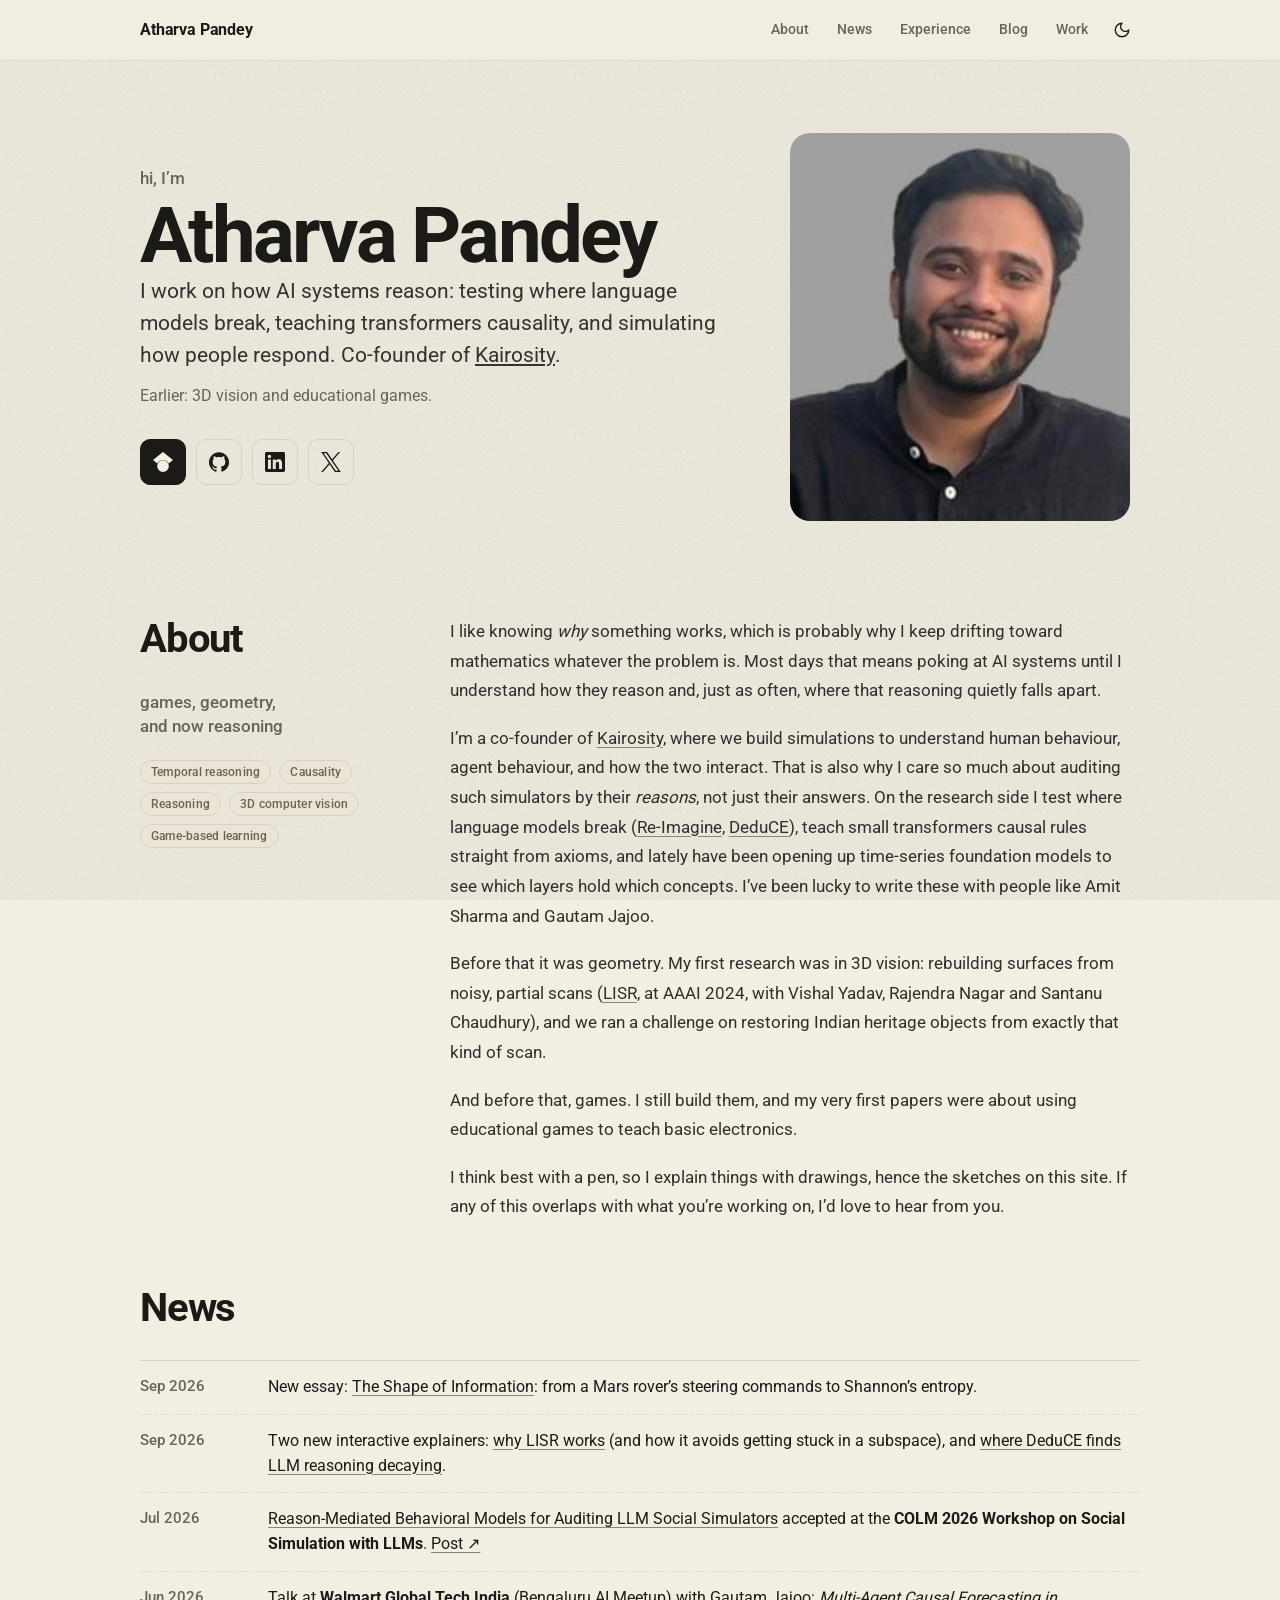
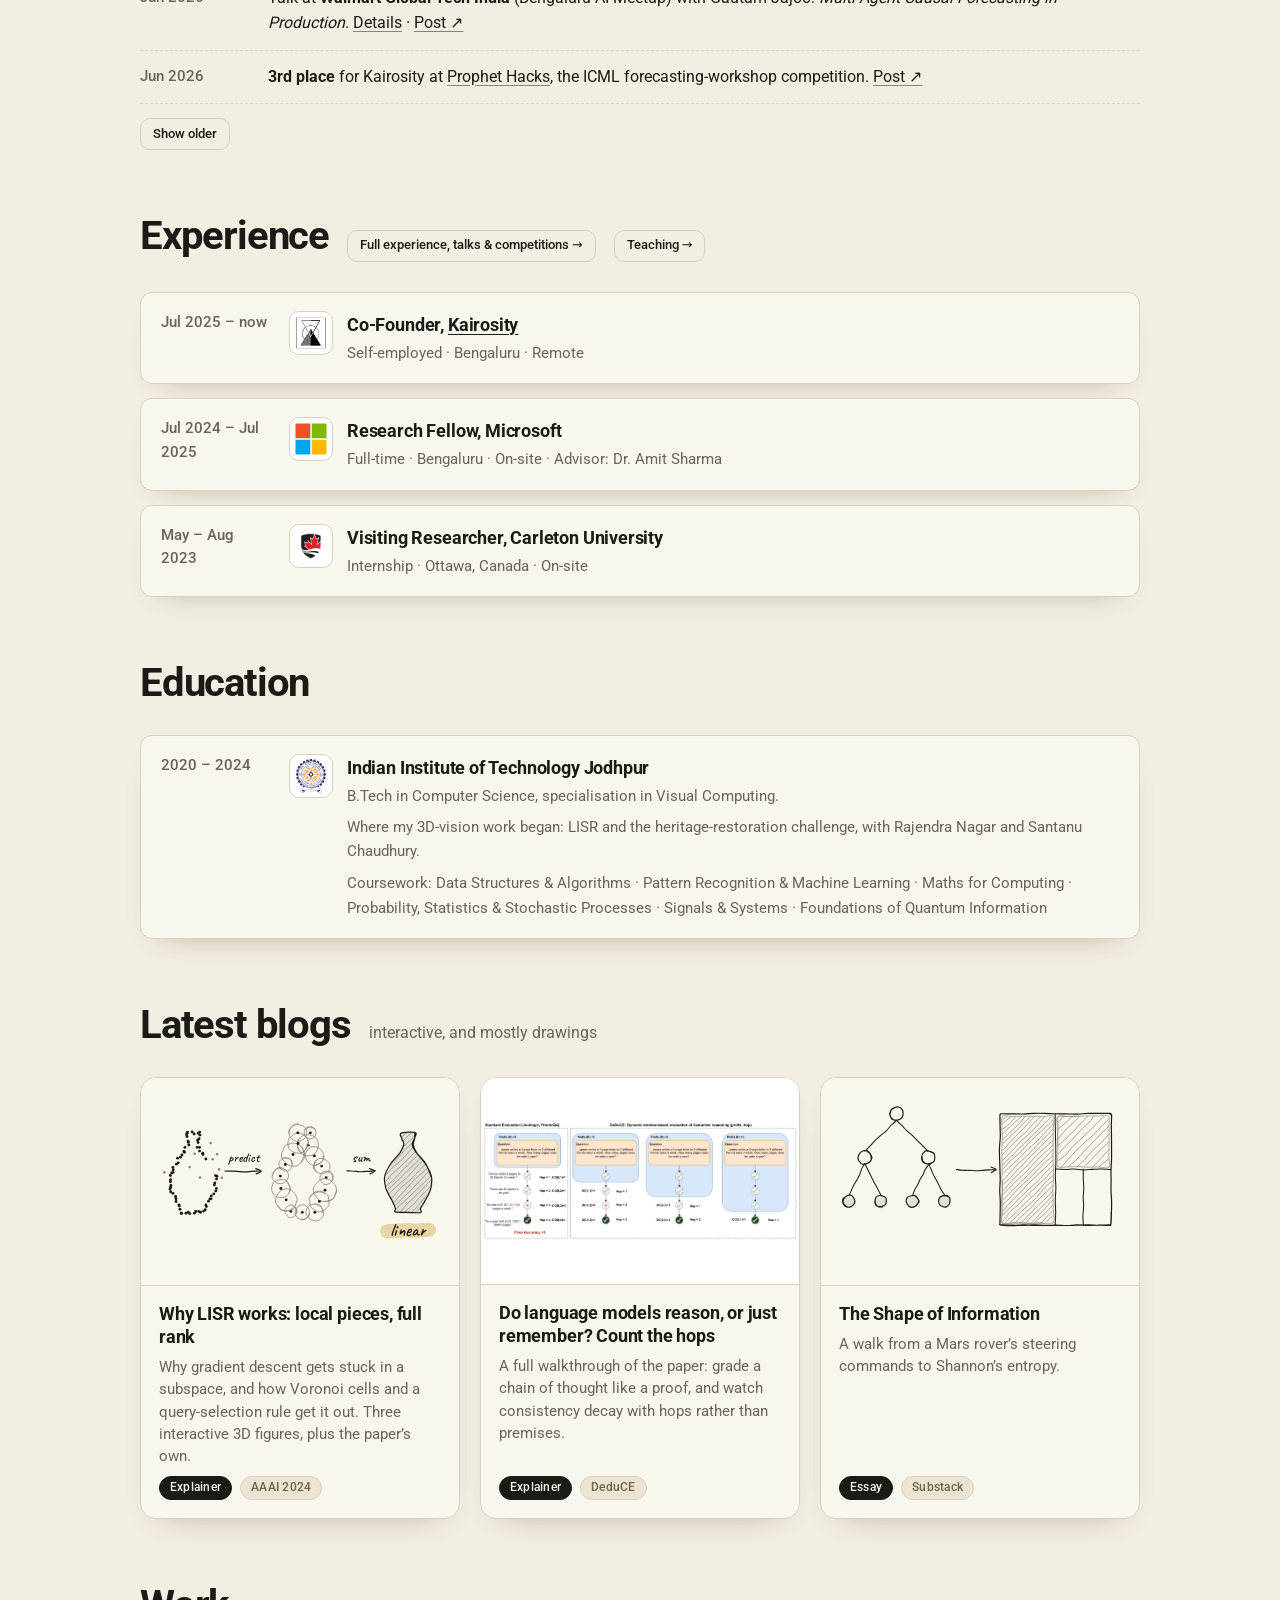
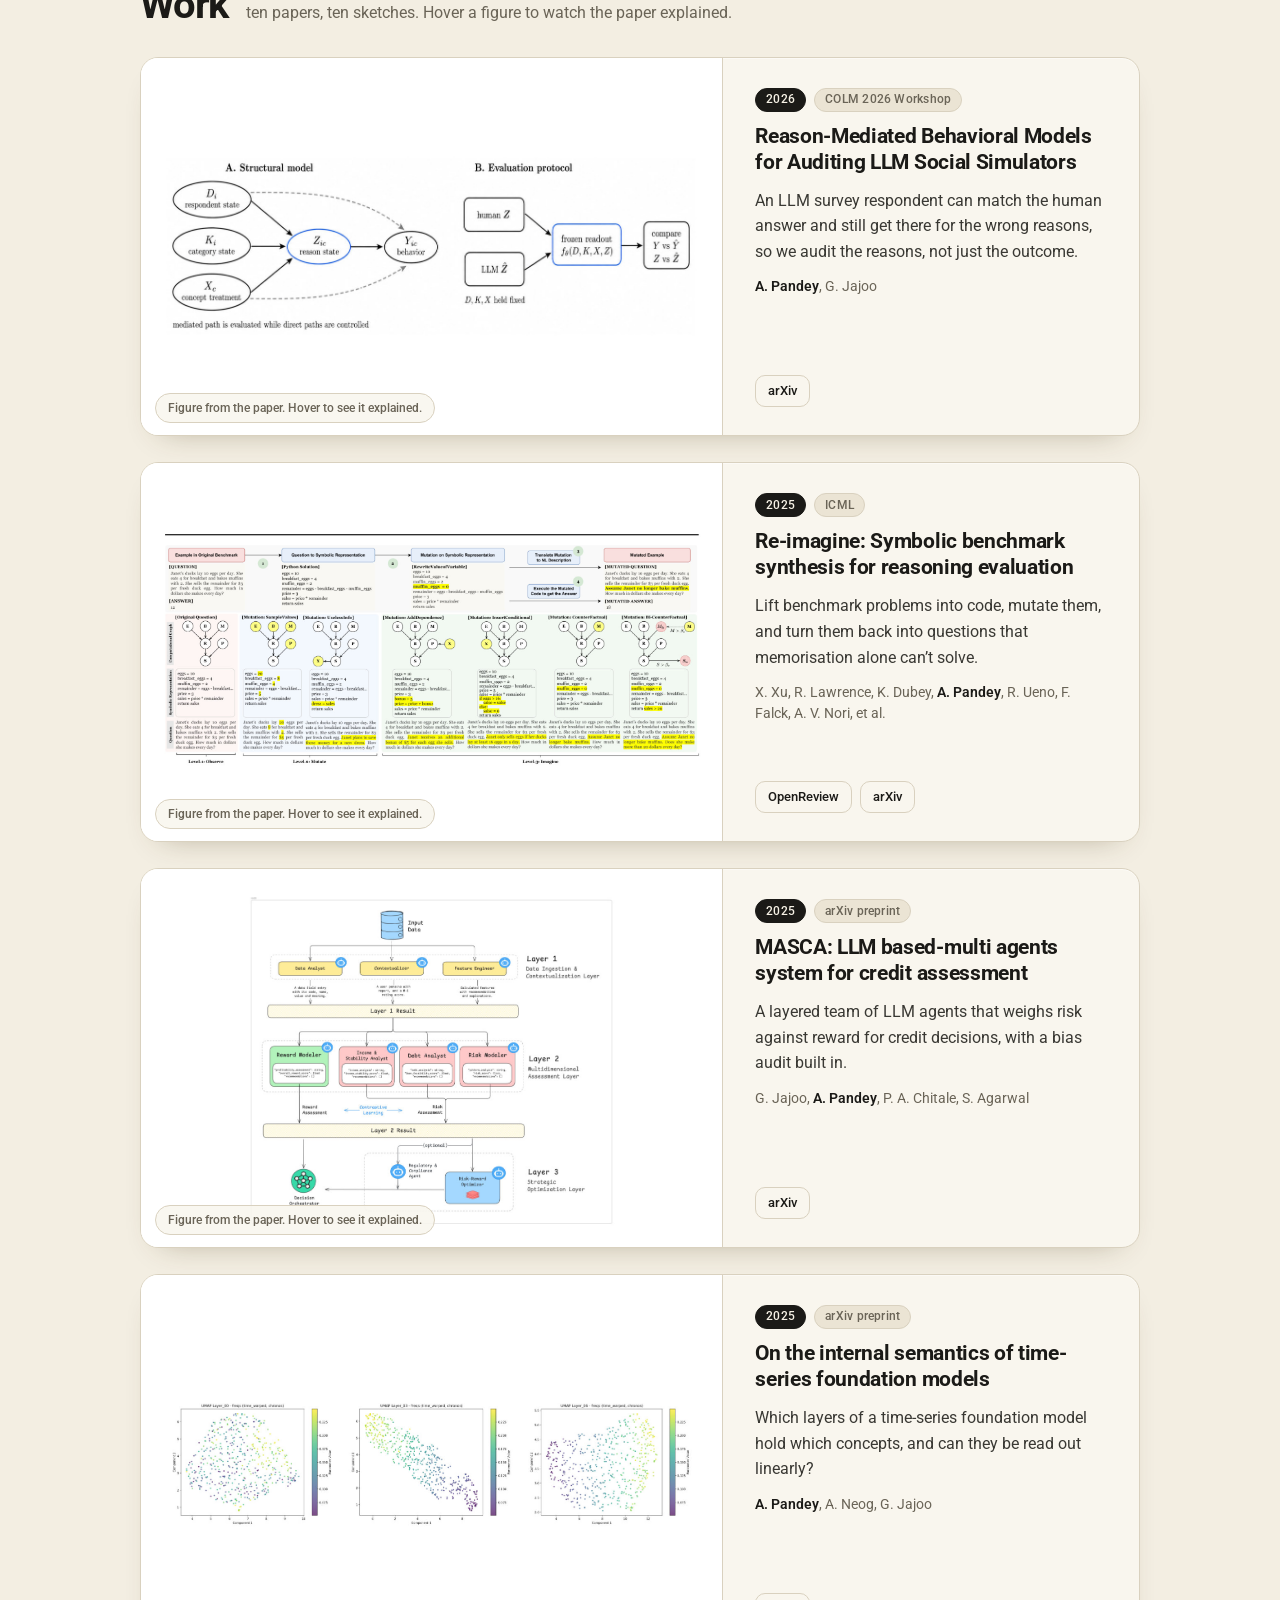
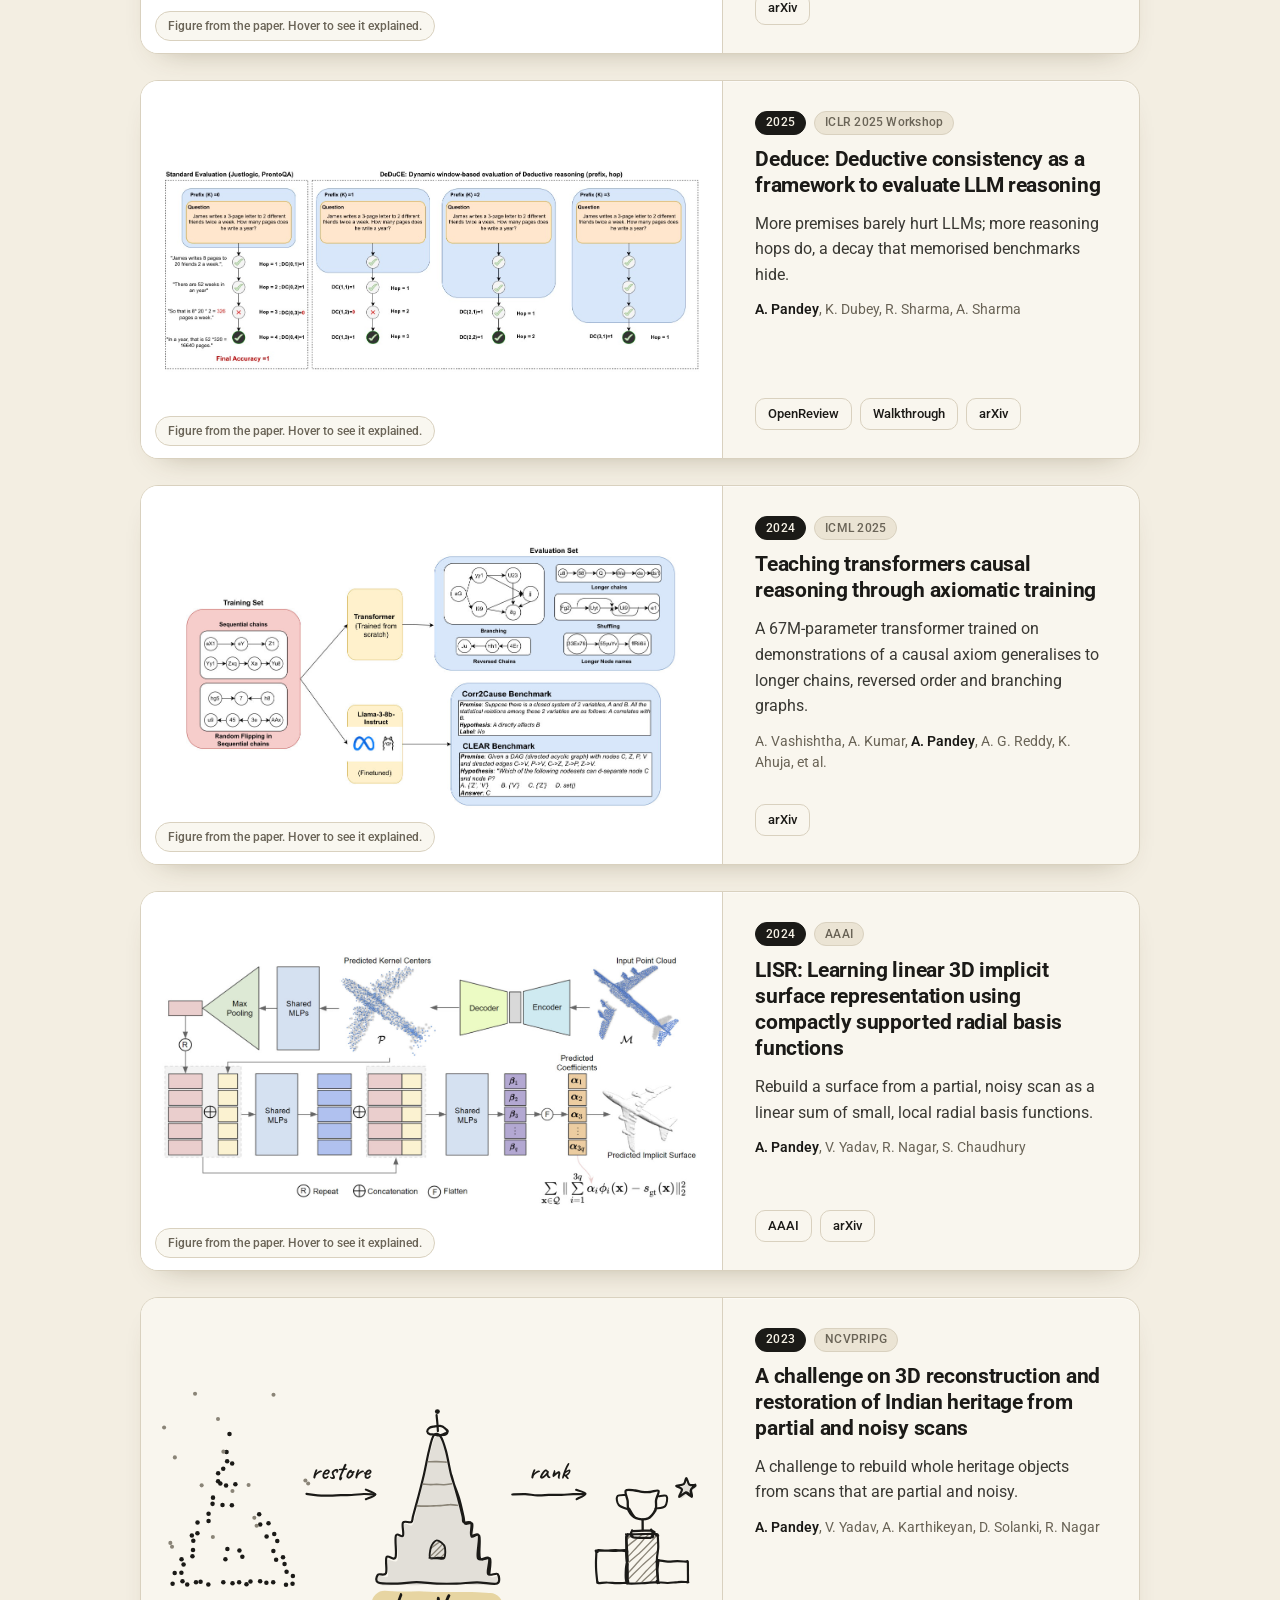
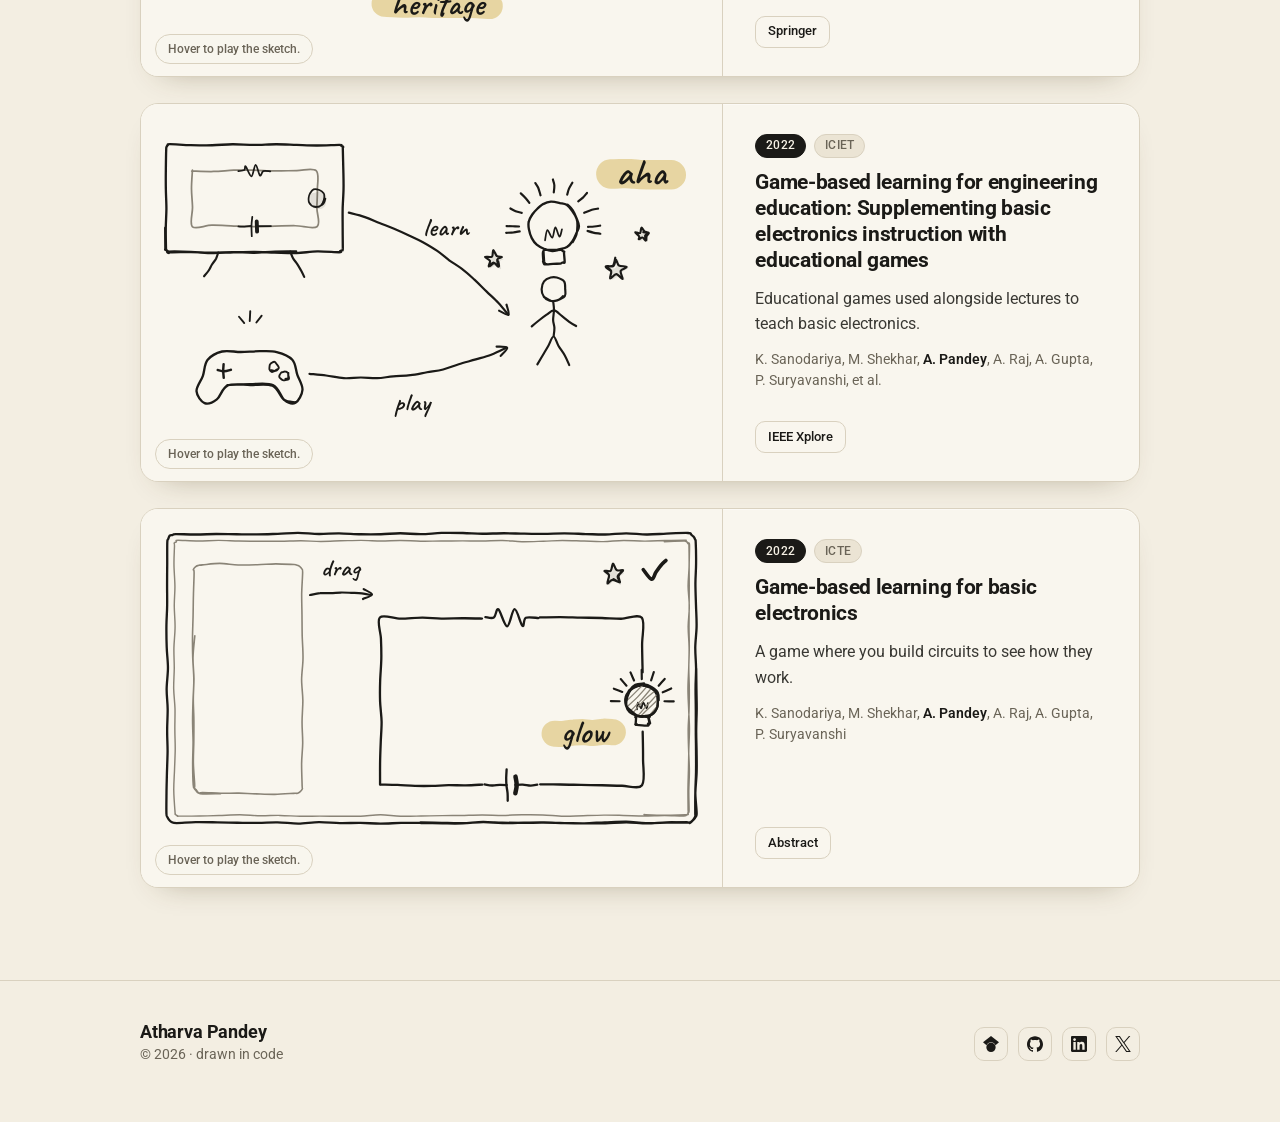
<file: index.html>
<!doctype html>
<html lang="en">
<head>
  <meta charset="utf-8">
  <meta name="viewport" content="width=device-width, initial-scale=1">
  <title>Atharva Pandey</title>
  <meta name="description" content="Atharva Pandey: research on how AI systems reason, explained in animated sketches.">
  <meta name="theme-color" content="#f3eee2">
  <link rel="icon" type="image/png" sizes="32x32" href="assets/favicon-32.png?v=3">
  <link rel="icon" type="image/png" sizes="192x192" href="assets/favicon-192.png?v=3">
  <link rel="apple-touch-icon" href="assets/apple-touch-icon.png?v=3">
  <script>try{var t=localStorage.getItem('theme');if(t==='dark'||t==='light')document.documentElement.setAttribute('data-theme',t);}catch(e){}</script>
  <link rel="preload" href="assets/fonts/roboto.woff2" as="font" type="font/woff2" crossorigin>
  <link rel="preload" href="assets/fonts/caveat.woff2" as="font" type="font/woff2" crossorigin>
  <link rel="stylesheet" href="css/style.css">
</head>
<body id="top">
  <a class="skip" href="#work">Skip to work</a>

  <header class="nav">
    <div class="container">
      <a class="brand" href="#top">Atharva Pandey</a>
      <nav class="nav-links" aria-label="Primary">
        <a href="#about">About</a>
        <a href="#news">News</a>
        <a href="#experience">Experience</a>
        <a href="#blog">Blog</a>
        <a href="#work">Work</a>
        <button class="btn btn-icon theme-toggle" type="button" aria-label="Toggle light / dark">
          <svg class="moon" viewBox="0 0 24 24" aria-hidden="true"><path d="M12 3a6 6 0 0 0 9 9 9 9 0 1 1-9-9Z"/></svg>
          <svg class="sun" viewBox="0 0 24 24" aria-hidden="true"><circle cx="12" cy="12" r="4"/><path d="M12 2v2M12 20v2M4.93 4.93l1.41 1.41M17.66 17.66l1.41 1.41M2 12h2M20 12h2M6.34 17.66l-1.41 1.41M19.07 4.93l-1.41 1.41"/></svg>
        </button>
      </nav>
    </div>
  </header>

  <main>
    <div class="container">
      <!-- ============================ hero ============================ -->
      <section class="hero" aria-labelledby="name">
        <div class="hero-copy">
          <p class="eyebrow">hi, I’m</p>
          <h1 id="name">Atharva Pandey</h1>
          <p class="lead">I work on how AI systems reason: testing where language models break, teaching transformers causality, and simulating how people respond. Co-founder of <a href="https://kairosity.ai" target="_blank" rel="noopener">Kairosity</a>.</p>
          <p class="earlier">Earlier: 3D vision and educational games.</p>
          <div class="hero-links">
            <a class="btn btn-primary social" href="https://scholar.google.com/citations?user=NfsKI5kAAAAJ&amp;hl=en" target="_blank" rel="noopener" aria-label="Google Scholar" title="Google Scholar"><svg viewBox="0 0 24 24" aria-hidden="true" class="brand"><path d="M5.242 13.769L0 9.5 12 0l12 9.5-5.242 4.269C17.548 11.249 14.978 9.5 12 9.5c-2.977 0-5.548 1.748-6.758 4.269zM12 10a7 7 0 1 0 0 14 7 7 0 0 0 0-14z"/></svg></a>
            <a class="btn  social" href="https://github.com/Atharvap14" target="_blank" rel="noopener" aria-label="GitHub" title="GitHub"><svg viewBox="0 0 24 24" aria-hidden="true" class="brand"><path d="M12 .297c-6.63 0-12 5.373-12 12 0 5.303 3.438 9.8 8.205 11.385.6.113.82-.258.82-.577 0-.285-.01-1.04-.015-2.04-3.338.724-4.042-1.61-4.042-1.61C4.422 18.07 3.633 17.7 3.633 17.7c-1.087-.744.084-.729.084-.729 1.205.084 1.838 1.236 1.838 1.236 1.07 1.835 2.809 1.305 3.495.998.108-.776.417-1.305.76-1.605-2.665-.3-5.466-1.332-5.466-5.93 0-1.31.465-2.38 1.235-3.22-.135-.303-.54-1.523.105-3.176 0 0 1.005-.322 3.3 1.23.96-.267 1.98-.399 3-.405 1.02.006 2.04.138 3 .405 2.28-1.552 3.285-1.23 3.285-1.23.645 1.653.24 2.873.12 3.176.765.84 1.23 1.91 1.23 3.22 0 4.61-2.805 5.625-5.475 5.92.42.36.81 1.096.81 2.22 0 1.606-.015 2.896-.015 3.286 0 .315.21.69.825.57C20.565 22.092 24 17.592 24 12.297c0-6.627-5.373-12-12-12"/></svg></a>
            <a class="btn  social" href="https://www.linkedin.com/in/atpan/" target="_blank" rel="noopener" aria-label="LinkedIn" title="LinkedIn"><svg viewBox="0 0 24 24" aria-hidden="true" class="brand"><path d="M20.447 20.452h-3.554v-5.569c0-1.328-.027-3.037-1.852-3.037-1.853 0-2.136 1.445-2.136 2.939v5.667H9.351V9h3.414v1.561h.046c.477-.9 1.637-1.85 3.37-1.85 3.601 0 4.267 2.37 4.267 5.455v6.286zM5.337 7.433c-1.144 0-2.063-.926-2.063-2.065 0-1.138.92-2.063 2.063-2.063 1.14 0 2.064.925 2.064 2.063 0 1.139-.925 2.065-2.064 2.065zm1.782 13.019H3.555V9h3.564v11.452zM22.225 0H1.771C.792 0 0 .774 0 1.729v20.542C0 23.227.792 24 1.771 24h20.451C23.2 24 24 23.227 24 22.271V1.729C24 .774 23.2 0 22.222 0h.003z"/></svg></a>
            <a class="btn  social" href="https://x.com/cloneofatharva" target="_blank" rel="noopener" aria-label="X" title="X"><svg viewBox="0 0 24 24" aria-hidden="true" class="brand"><path d="M14.234 10.162 22.977 0h-2.072l-7.591 8.824L7.251 0H.258l9.168 13.343L.258 24H2.33l8.016-9.318L16.749 24h6.993zm-2.837 3.299-.929-1.329L3.076 1.56h3.182l5.965 8.532.929 1.329 7.754 11.09h-3.182z"/></svg></a>
          </div>
        </div>

        <figure class="portrait">
          <img class="portrait-img" src="assets/atharva.png" width="388" height="388" alt="Portrait of Atharva Pandey">
        </figure>
      </section>

      <!-- ============================ about ============================ -->
      <section id="about" aria-labelledby="about-h">
        <div class="about-grid">
          <div>
            <span class="h2-wrap"><h2 id="about-h" style="font-size:clamp(1.9rem,4vw,2.5rem);letter-spacing:-.03em;line-height:1.1">About</h2></span>
            <p class="aside" style="margin-top:26px">games, geometry,<br>and now reasoning</p>
            <div class="badges" style="margin-top:22px"><span class="badge">Temporal reasoning</span><span class="badge">Causality</span><span class="badge">Reasoning</span><span class="badge">3D computer vision</span><span class="badge">Game-based learning</span></div>
          </div>
          <div class="prose">
            <p>I like knowing <em>why</em> something works, which is probably why I keep drifting toward mathematics whatever the problem is. Most days that means poking at AI systems until I understand how they reason and, just as often, where that reasoning quietly falls apart.</p>
            <p>I&rsquo;m a co-founder of <a href="https://kairosity.ai" target="_blank" rel="noopener">Kairosity</a>, where we build simulations to understand human behaviour, agent behaviour, and how the two interact. That is also why I care so much about auditing such simulators by their <em>reasons</em>, not just their answers. On the research side I test where language models break (<a href="#work">Re-Imagine</a>, <a href="blog/deduce.html">DeduCE</a>), teach small transformers causal rules straight from axioms, and lately have been opening up time-series foundation models to see which layers hold which concepts. I&rsquo;ve been lucky to write these with people like Amit Sharma and Gautam Jajoo.</p>
            <p>Before that it was geometry. My first research was in 3D vision: rebuilding surfaces from noisy, partial scans (<a href="blog/lisr.html">LISR</a>, at AAAI 2024, with Vishal Yadav, Rajendra Nagar and Santanu Chaudhury), and we ran a challenge on restoring Indian heritage objects from exactly that kind of scan.</p>
            <p>And before that, games. I still build them, and my very first papers were about using educational games to teach basic electronics.</p>
            <p>I think best with a pen, so I explain things with drawings, hence the sketches on this site. If any of this overlaps with what you&rsquo;re working on, I&rsquo;d love to hear from you.</p>
          </div>
        </div>
      </section>

      <!-- ============================ news ============================ -->
      <section id="news" aria-labelledby="news-h">
        <div class="section-head">
          <span class="h2-wrap"><h2 id="news-h">News</h2></span>
        </div>
        <ul class="news">
          <li><span class="when">Sep 2026</span><span class="what">New essay: <a href="blog/shape.html">The Shape of Information</a>: from a Mars rover&rsquo;s steering commands to Shannon&rsquo;s entropy.</span></li>
          <li><span class="when">Sep 2026</span><span class="what">Two new interactive explainers: <a href="blog/lisr.html">why LISR works</a> (and how it avoids getting stuck in a subspace), and <a href="blog/deduce.html">where DeduCE finds LLM reasoning decaying</a>.</span></li>
          <li><span class="when">Jul 2026</span><span class="what"><a href="https://arxiv.org/abs/2607.24649" target="_blank" rel="noopener">Reason-Mediated Behavioral Models for Auditing LLM Social Simulators</a> accepted at the <b>COLM 2026 Workshop on Social Simulation with LLMs</b>. <a href="https://www.linkedin.com/posts/atpan_happy-to-share-that-our-paper-%F0%9D%97%A5%F0%9D%97%B2%F0%9D%97%AE%F0%9D%98%80%F0%9D%97%BC%F0%9D%97%BB-%F0%9D%97%A0%F0%9D%97%B2%F0%9D%97%B1%F0%9D%97%B6%F0%9D%97%AE%F0%9D%98%81%F0%9D%97%B2%F0%9D%97%B1-activity-7487579734931918848-HcFh" target="_blank" rel="noopener">Post ↗</a></span></li>
          <li><span class="when">Jun 2026</span><span class="what">Talk at <b>Walmart Global Tech India</b> (Bengaluru AI Meetup) with Gautam Jajoo: <em>Multi-Agent Causal Forecasting in Production</em>. <a href="experience.html#talks">Details</a> · <a href="https://www.linkedin.com/posts/atpan_today-at-walmart-global-tech-india-gautam-activity-7471234924553859074-sEK7" target="_blank" rel="noopener">Post ↗</a></span></li>
          <li><span class="when">Jun 2026</span><span class="what"><b>3rd place</b> for Kairosity at <a href="https://www.prophethacks.com/" target="_blank" rel="noopener">Prophet Hacks</a>, the ICML forecasting-workshop competition. <a href="https://www.linkedin.com/posts/atpan_we-beat-the-market-at-icmls-prophet-hacks-activity-7468892625148895232-3UeT" target="_blank" rel="noopener">Post ↗</a></span></li>

        </ul>
        <details class="news-more">
          <summary class="btn btn-sm">Show older</summary>
          <ul class="news">
            <li><span class="when">Feb 2026</span><span class="what">We released a first teaser of what we&rsquo;re building at <a href="https://kairosity.ai" target="_blank" rel="noopener">Kairosity</a>. <a href="https://www.linkedin.com/posts/atpan_hello-everyone-we-just-released-a-small-activity-7427968561240948736-Py0H" target="_blank" rel="noopener">Post ↗</a></span></li>
            
            <li><span class="when">Nov 2025</span><span class="what"><a href="https://arxiv.org/abs/2511.15324" target="_blank" rel="noopener">On the internal semantics of time-series foundation models</a> is on arXiv.</span></li>
            <li><span class="when">Sep 2025</span><span class="what">Talk on <b>Mamba</b> at the <b>Hidden Layers</b> reading group, <b>IIIT Bengaluru</b>. <a href="https://www.youtube.com/watch?v=mVEwQ8dGNjk" target="_blank" rel="noopener">Watch on YouTube ↗</a> · <a href="experience.html#talks">Details</a></span></li>
            <li><span class="when">Jul 2025</span><span class="what"><a href="https://arxiv.org/abs/2507.22758" target="_blank" rel="noopener">MASCA</a>, a layered multi-agent system for credit assessment, is on arXiv.</span></li>
            <li><span class="when">Jun 2025</span><span class="what"><a href="https://arxiv.org/abs/2506.15455" target="_blank" rel="noopener">Re-Imagine</a> at <b>ICML 2025</b>.</span></li>
            <li><span class="when">Apr 2025</span><span class="what"><a href="https://openreview.net/pdf?id=JpeDhIHEt9" target="_blank" rel="noopener">DeduCE</a> at the <b>ICLR 2025 Workshop on Reasoning and Planning</b>.</span></li>
            <li><span class="when">Jul 2024</span><span class="what"><a href="https://arxiv.org/abs/2407.07612" target="_blank" rel="noopener">Teaching transformers causal reasoning through axiomatic training</a> on arXiv; later at <b>ICML 2025</b>.</span></li>
            <li><span class="when">Mar 2024</span><span class="what"><a href="https://ojs.aaai.org/index.php/AAAI/article/view/28239" target="_blank" rel="noopener">LISR</a> published in the Proceedings of <b>AAAI 2024</b>.</span></li>
          </ul>
        </details>
      </section>

      <!-- ============================ experience ============================ -->
      <section id="experience" aria-labelledby="exp-h">
        <div class="section-head">
          <span class="h2-wrap"><h2 id="exp-h">Experience</h2></span>
          <a class="btn btn-sm" href="experience.html">Full experience, talks &amp; competitions →</a> <a class="btn btn-sm" href="teaching.html">Teaching →</a>
        </div>
        <div class="edu">
      <div class="edu-item"><span class="when">Jul 2025 – now</span><div class="with-logo"><img class="org-logo" src="assets/logos/kairosity.png" alt="Kairosity logo" loading="lazy" width="44" height="44"><div><h3>Co-Founder, <a href="https://kairosity.ai" target="_blank" rel="noopener" style="text-decoration:underline;text-underline-offset:3px">Kairosity</a></h3><p>Self-employed &middot; Bengaluru &middot; Remote</p></div></div></div>
      <div class="edu-item"><span class="when">Jul 2024 – Jul 2025</span><div class="with-logo"><img class="org-logo" src="assets/logos/microsoft.svg" alt="Microsoft logo" loading="lazy" width="44" height="44"><div><h3>Research Fellow, Microsoft</h3><p>Full-time &middot; Bengaluru &middot; On-site &middot; Advisor: Dr. Amit Sharma</p></div></div></div>
      <div class="edu-item"><span class="when">May – Aug 2023</span><div class="with-logo"><img class="org-logo" src="assets/logos/carleton.png" alt="Carleton University logo" loading="lazy" width="44" height="44"><div><h3>Visiting Researcher, Carleton University</h3><p>Internship &middot; Ottawa, Canada &middot; On-site</p></div></div></div>
        </div>
      </section>

      <!-- ============================ education ============================ -->
      <section id="education" aria-labelledby="edu-h">
        <div class="section-head">
          <span class="h2-wrap"><h2 id="edu-h">Education</h2></span>
        </div>
        <div class="edu">
          <div class="edu-item">
            <span class="when">2020 – 2024</span>
            <div class="with-logo"><img class="org-logo" src="assets/logos/iitj.svg" alt="IIT Jodhpur logo" loading="lazy" width="44" height="44"><div><h3>Indian Institute of Technology Jodhpur</h3><p>B.Tech in Computer Science, specialisation in Visual Computing.</p><p style="margin-top:6px">Where my 3D-vision work began: LISR and the heritage-restoration challenge, with Rajendra Nagar and Santanu Chaudhury.</p>
            <p style="margin-top:8px">Coursework: Data Structures &amp; Algorithms · Pattern Recognition &amp; Machine Learning · Maths for Computing · Probability, Statistics &amp; Stochastic Processes · Signals &amp; Systems · Foundations of Quantum Information</p></div></div>
          </div>
        </div>
      </section>

      <!-- ============================ blog ============================ -->
      <section id="blog" aria-labelledby="blog-h">
        <div class="section-head">
          <span class="h2-wrap"><h2 id="blog-h">Latest blogs</h2></span>
          <p class="section-note">interactive, and mostly drawings</p>
        </div>
        <div class="blogs">
          <a class="blog-card" href="blog/lisr.html">
            <div class="thumb"><svg class="sk" data-thumb="lisr" viewBox="0 0 800 520" aria-hidden="true"></svg></div>
            <div class="body">
              <h3>Why LISR works: local pieces, full rank</h3>
              <p>Why gradient descent gets stuck in a subspace, and how Voronoi cells and a query-selection rule get it out. Three interactive 3D figures, plus the paper&rsquo;s own.</p>
              <div class="badges"><span class="badge solid">Explainer</span><span class="badge">AAAI 2024</span></div>
            </div>
          </a>
          <a class="blog-card" href="blog/deduce.html">
            <div class="thumb thumb-fig"><img src="assets/blog/deduce/fig1-windows.jpg" alt="Figure 1 of the DeduCE paper: standard evaluation versus prefix and hop windows" loading="lazy"></div>
            <div class="body">
              <h3>Do language models reason, or just remember? Count the hops</h3>
              <p>A full walkthrough of the paper: grade a chain of thought like a proof, and watch consistency decay with hops rather than premises.</p>
              <div class="badges"><span class="badge solid">Explainer</span><span class="badge">DeduCE</span></div>
            </div>
          </a>
          <a class="blog-card" href="blog/shape.html">
            <div class="thumb"><svg class="sk" data-thumb="shape" viewBox="0 0 800 520" aria-hidden="true"></svg></div>
            <div class="body">
              <h3>The Shape of Information</h3>
              <p>A walk from a Mars rover&rsquo;s steering commands to Shannon&rsquo;s entropy.</p>
              <div class="badges"><span class="badge solid">Essay</span><span class="badge">Substack</span></div>
            </div>
          </a>
        </div>
      </section>

      <!-- ============================ work ============================ -->
      <section id="work" aria-labelledby="work-h">
        <div class="section-head">
          <span class="h2-wrap"><h2 id="work-h">Work</h2></span>
          <p class="section-note">ten papers, ten sketches. Hover a figure to watch the paper explained.</p>
        </div>

        <div class="papers">

          <article class="paper" data-scene="reason">
            <div class="sketch"><div class="paper-fig"><img src="assets/papers/reason.jpg" alt="Figure 1 of the paper: the reason-mediated structural model and the evaluation protocol" loading="lazy"></div><span class="fig-hint">Figure from the paper. Hover to see it explained.</span><svg class="sk" role="img" aria-label="Sketch: a person and an LLM each read the same sunscreen concept. Their purchase intent matches, but the person’s reasons differ from the LLM’s, which simply echo the product, so the audit flags the reasons."></svg></div>
            <div class="meta">
              <div class="badges"><span class="badge solid">2026</span><span class="badge">COLM 2026 Workshop</span></div>
              <h3>Reason-Mediated Behavioral Models for Auditing LLM Social Simulators</h3>
              <p class="gist">An LLM survey respondent can match the human answer and still get there for the wrong reasons, so we audit the reasons, not just the outcome.</p>
              <p class="authors"><b>A. Pandey</b>, G. Jajoo</p>
              <div class="paper-links"><a class="btn btn-sm" href="https://arxiv.org/abs/2607.24649" target="_blank" rel="noopener">arXiv</a></div>
            </div>
          </article>

          <article class="paper" data-scene="reimagine">
            <div class="sketch"><div class="paper-fig"><img src="assets/papers/reimagine.jpg" alt="Figure 1 of the paper: the benchmark transformation pipeline with an example from GSM8K" loading="lazy"></div><span class="fig-hint">Figure from the paper. Hover to see it explained.</span><svg class="sk" role="img" aria-label="Sketch: a benchmark question becomes symbolic code, gets mutated with a roll of the dice into new questions of rising difficulty, and a model’s accuracy drops as they get harder."></svg></div>
            <div class="meta">
              <div class="badges"><span class="badge solid">2025</span><span class="badge">ICML</span></div>
              <h3>Re-imagine: Symbolic benchmark synthesis for reasoning evaluation</h3>
              <p class="gist">Lift benchmark problems into code, mutate them, and turn them back into questions that memorisation alone can’t solve.</p>
              <p class="authors">X. Xu, R. Lawrence, K. Dubey, <b>A. Pandey</b>, R. Ueno, F. Falck, A. V. Nori, et al.</p>
              <div class="paper-links"><a class="btn btn-sm" href="https://openreview.net/forum?id=XZ2Cu6F5sO" target="_blank" rel="noopener">OpenReview</a><a class="btn btn-sm" href="https://arxiv.org/abs/2506.15455" target="_blank" rel="noopener">arXiv</a></div>
            </div>
          </article>

          <article class="paper" data-scene="masca">
            <div class="sketch"><div class="paper-fig"><img src="assets/papers/masca.jpg" alt="Figure 1 of the paper: the three-layer MASCA multi-agent framework for credit assessment" loading="lazy"></div><span class="fig-hint">Figure from the paper. Hover to see it explained.</span><svg class="sk" role="img" aria-label="Sketch: a loan applicant’s file passes through layers of specialised LLM agents that weigh risk and reward; a top agent approves, and a magnifier checks the process for fairness."></svg></div>
            <div class="meta">
              <div class="badges"><span class="badge solid">2025</span><span class="badge">arXiv preprint</span></div>
              <h3>MASCA: LLM based-multi agents system for credit assessment</h3>
              <p class="gist">A layered team of LLM agents that weighs risk against reward for credit decisions, with a bias audit built in.</p>
              <p class="authors">G. Jajoo, <b>A. Pandey</b>, P. A. Chitale, S. Agarwal</p>
              <div class="paper-links"><a class="btn btn-sm" href="https://arxiv.org/abs/2507.22758" target="_blank" rel="noopener">arXiv</a></div>
            </div>
          </article>

          <article class="paper" data-scene="tsfm">
            <div class="sketch"><div class="paper-fig"><img src="assets/papers/tsfm.jpg" alt="Figure 1 of the paper: UMAP of pooled embeddings at early, mid and late layers" loading="lazy"></div><span class="fig-hint">Figure from the paper. Hover to see it explained.</span><svg class="sk" role="img" aria-label="Sketch: a time series with a trend and a seasonal wave enters a stack of model layers; a magnifier probes each layer, then probes fan out to concept boxes for trend, seasonality and spikes."></svg></div>
            <div class="meta">
              <div class="badges"><span class="badge solid">2025</span><span class="badge">arXiv preprint</span></div>
              <h3>On the internal semantics of time-series foundation models</h3>
              <p class="gist">Which layers of a time-series foundation model hold which concepts, and can they be read out linearly?</p>
              <p class="authors"><b>A. Pandey</b>, A. Neog, G. Jajoo</p>
              <div class="paper-links"><a class="btn btn-sm" href="https://arxiv.org/abs/2511.15324" target="_blank" rel="noopener">arXiv</a></div>
            </div>
          </article>

          <article class="paper" data-scene="deduce">
            <div class="sketch"><div class="paper-fig"><img src="assets/blog/deduce/fig1-windows.jpg" alt="Figure 1 of the paper: standard evaluation versus DeduCE windows of prefix and hop" loading="lazy"></div><span class="fig-hint">Figure from the paper. Hover to see it explained.</span><svg class="sk" role="img" aria-label="Sketch: adding more premises leaves accuracy flat, but in a chain of dominoes standing for reasoning hops the later ones never fall and accuracy decays."></svg></div>
            <div class="meta">
              <div class="badges"><span class="badge solid">2025</span><span class="badge">ICLR 2025 Workshop</span></div>
              <h3>Deduce: Deductive consistency as a framework to evaluate LLM reasoning</h3>
              <p class="gist">More premises barely hurt LLMs; more reasoning hops do, a decay that memorised benchmarks hide.</p>
              <p class="authors"><b>A. Pandey</b>, K. Dubey, R. Sharma, A. Sharma</p>
              <div class="paper-links"><a class="btn btn-sm" href="https://openreview.net/pdf?id=JpeDhIHEt9" target="_blank" rel="noopener">OpenReview</a><a class="btn btn-sm" href="blog/deduce.html">Walkthrough</a><a class="btn btn-sm" href="https://arxiv.org/abs/2504.07080" target="_blank" rel="noopener">arXiv</a></div>
            </div>
          </article>

          <article class="paper" data-scene="causal">
            <div class="sketch"><div class="paper-fig"><img src="assets/papers/causal.jpg" alt="Figure 1 of the paper: axiomatic training with training chains and an evaluation set" loading="lazy"></div><span class="fig-hint">Figure from the paper. Hover to see it explained.</span><svg class="sk" role="img" aria-label="Sketch: a three-node chain demonstrates the transitivity axiom; a small transformer is trained on it and then correctly applies the axiom to longer chains and branching graphs it has never seen."></svg></div>
            <div class="meta">
              <div class="badges"><span class="badge solid">2024</span><span class="badge">ICML 2025</span></div>
              <h3>Teaching transformers causal reasoning through axiomatic training</h3>
              <p class="gist">A 67M-parameter transformer trained on demonstrations of a causal axiom generalises to longer chains, reversed order and branching graphs.</p>
              <p class="authors">A. Vashishtha, A. Kumar, <b>A. Pandey</b>, A. G. Reddy, K. Ahuja, et al.</p>
              <div class="paper-links"><a class="btn btn-sm" href="https://arxiv.org/abs/2407.07612" target="_blank" rel="noopener">arXiv</a></div>
            </div>
          </article>

          <article class="paper" data-scene="lisr">
            <div class="sketch"><div class="paper-fig"><img src="assets/papers/lisr.jpg" alt="Figure 2 of the paper: the basis prediction and coefficient prediction networks" loading="lazy"></div><span class="fig-hint">Figure from the paper. Hover to see it explained.</span><svg class="sk" role="img" aria-label="Sketch: a partial, noisy point cloud of a vase is turned into a set of small radial basis functions, whose linear sum gives the complete smooth surface."></svg></div>
            <div class="meta">
              <div class="badges"><span class="badge solid">2024</span><span class="badge">AAAI</span></div>
              <h3>LISR: Learning linear 3D implicit surface representation using compactly supported radial basis functions</h3>
              <p class="gist">Rebuild a surface from a partial, noisy scan as a linear sum of small, local radial basis functions.</p>
              <p class="authors"><b>A. Pandey</b>, V. Yadav, R. Nagar, S. Chaudhury</p>
              <div class="paper-links">
                <a class="btn btn-sm" href="https://ojs.aaai.org/index.php/AAAI/article/view/28239" target="_blank" rel="noopener">AAAI</a>
                <a class="btn btn-sm" href="https://arxiv.org/abs/2402.07301" target="_blank" rel="noopener">arXiv</a>
              </div>
            </div>
          </article>

          <article class="paper" data-scene="heritage">
            <div class="sketch"><span class="fig-hint">Hover to play the sketch.</span><svg class="sk" role="img" aria-label="Sketch: a partial, noisy scan of a temple is restored into a complete temple, and entries are ranked on a podium with a trophy."></svg></div>
            <div class="meta">
              <div class="badges"><span class="badge solid">2023</span><span class="badge">NCVPRIPG</span></div>
              <h3>A challenge on 3D reconstruction and restoration of Indian heritage from partial and noisy scans</h3>
              <p class="gist">A challenge to rebuild whole heritage objects from scans that are partial and noisy.</p>
              <p class="authors"><b>A. Pandey</b>, V. Yadav, A. Karthikeyan, D. Solanki, R. Nagar</p>
              <div class="paper-links"><a class="btn btn-sm" href="https://link.springer.com/chapter/10.1007/978-981-97-5212-6_18" target="_blank" rel="noopener">Springer</a></div>
            </div>
          </article>

          <article class="paper" data-scene="edu">
            <div class="sketch"><span class="fig-hint">Hover to play the sketch.</span><svg class="sk" role="img" aria-label="Sketch: a lecture on a chalkboard and a video game both lead a student to a lightbulb moment."></svg></div>
            <div class="meta">
              <div class="badges"><span class="badge solid">2022</span><span class="badge">ICIET</span></div>
              <h3>Game-based learning for engineering education: Supplementing basic electronics instruction with educational games</h3>
              <p class="gist">Educational games used alongside lectures to teach basic electronics.</p>
              <p class="authors">K. Sanodariya, M. Shekhar, <b>A. Pandey</b>, A. Raj, A. Gupta, P. Suryavanshi, et al.</p>
              <div class="paper-links"><a class="btn btn-sm" href="https://ieeexplore.ieee.org/abstract/document/9779011" target="_blank" rel="noopener">IEEE Xplore</a></div>
            </div>
          </article>

          <article class="paper" data-scene="circuit">
            <div class="sketch"><span class="fig-hint">Hover to play the sketch.</span><svg class="sk" role="img" aria-label="Sketch: on a game screen, a player drags a battery, a resistor and a bulb into a circuit; current flows and the bulb lights up."></svg></div>
            <div class="meta">
              <div class="badges"><span class="badge solid">2022</span><span class="badge">ICTE</span></div>
              <h3>Game-based learning for basic electronics</h3>
              <p class="gist">A game where you build circuits to see how they work.</p>
              <p class="authors">K. Sanodariya, M. Shekhar, <b>A. Pandey</b>, A. Raj, A. Gupta, P. Suryavanshi</p>
              <div class="paper-links"><a class="btn btn-sm" href="https://i-jte.org/icte1/the-abstracts-of-the-1st-international-conference-of-tesol-education-vltesol/" target="_blank" rel="noopener">Abstract</a></div>
            </div>
          </article>

        </div>
      </section>
    </div>
  </main>

  <footer id="contact">
    <div class="container">
      <div>
        <p class="sign">Atharva Pandey</p>
        <p>© <span id="year">2026</span> · drawn in code</p>
      </div>
      <div class="foot-links">
        <a class="btn btn-sm social" href="https://scholar.google.com/citations?user=NfsKI5kAAAAJ&amp;hl=en" target="_blank" rel="noopener" aria-label="Google Scholar" title="Google Scholar"><svg viewBox="0 0 24 24" aria-hidden="true" class="brand"><path d="M5.242 13.769L0 9.5 12 0l12 9.5-5.242 4.269C17.548 11.249 14.978 9.5 12 9.5c-2.977 0-5.548 1.748-6.758 4.269zM12 10a7 7 0 1 0 0 14 7 7 0 0 0 0-14z"/></svg></a>
        <a class="btn btn-sm social" href="https://github.com/Atharvap14" target="_blank" rel="noopener" aria-label="GitHub" title="GitHub"><svg viewBox="0 0 24 24" aria-hidden="true" class="brand"><path d="M12 .297c-6.63 0-12 5.373-12 12 0 5.303 3.438 9.8 8.205 11.385.6.113.82-.258.82-.577 0-.285-.01-1.04-.015-2.04-3.338.724-4.042-1.61-4.042-1.61C4.422 18.07 3.633 17.7 3.633 17.7c-1.087-.744.084-.729.084-.729 1.205.084 1.838 1.236 1.838 1.236 1.07 1.835 2.809 1.305 3.495.998.108-.776.417-1.305.76-1.605-2.665-.3-5.466-1.332-5.466-5.93 0-1.31.465-2.38 1.235-3.22-.135-.303-.54-1.523.105-3.176 0 0 1.005-.322 3.3 1.23.96-.267 1.98-.399 3-.405 1.02.006 2.04.138 3 .405 2.28-1.552 3.285-1.23 3.285-1.23.645 1.653.24 2.873.12 3.176.765.84 1.23 1.91 1.23 3.22 0 4.61-2.805 5.625-5.475 5.92.42.36.81 1.096.81 2.22 0 1.606-.015 2.896-.015 3.286 0 .315.21.69.825.57C20.565 22.092 24 17.592 24 12.297c0-6.627-5.373-12-12-12"/></svg></a>
        <a class="btn btn-sm social" href="https://www.linkedin.com/in/atpan/" target="_blank" rel="noopener" aria-label="LinkedIn" title="LinkedIn"><svg viewBox="0 0 24 24" aria-hidden="true" class="brand"><path d="M20.447 20.452h-3.554v-5.569c0-1.328-.027-3.037-1.852-3.037-1.853 0-2.136 1.445-2.136 2.939v5.667H9.351V9h3.414v1.561h.046c.477-.9 1.637-1.85 3.37-1.85 3.601 0 4.267 2.37 4.267 5.455v6.286zM5.337 7.433c-1.144 0-2.063-.926-2.063-2.065 0-1.138.92-2.063 2.063-2.063 1.14 0 2.064.925 2.064 2.063 0 1.139-.925 2.065-2.064 2.065zm1.782 13.019H3.555V9h3.564v11.452zM22.225 0H1.771C.792 0 0 .774 0 1.729v20.542C0 23.227.792 24 1.771 24h20.451C23.2 24 24 23.227 24 22.271V1.729C24 .774 23.2 0 22.222 0h.003z"/></svg></a>
        <a class="btn btn-sm social" href="https://x.com/cloneofatharva" target="_blank" rel="noopener" aria-label="X" title="X"><svg viewBox="0 0 24 24" aria-hidden="true" class="brand"><path d="M14.234 10.162 22.977 0h-2.072l-7.591 8.824L7.251 0H.258l9.168 13.343L.258 24H2.33l8.016-9.318L16.749 24h6.993zm-2.837 3.299-.929-1.329L3.076 1.56h3.182l5.965 8.532.929 1.329 7.754 11.09h-3.182z"/></svg></a>
      </div>
    </div>
  </footer>

  <script src="js/theme.js"></script>
  <script src="js/sketch.js"></script>
  <script src="js/glyphs.js"></script>
  <script src="js/scenes.js"></script>
  <script src="js/main.js"></script>
</body>
</html>
</file>
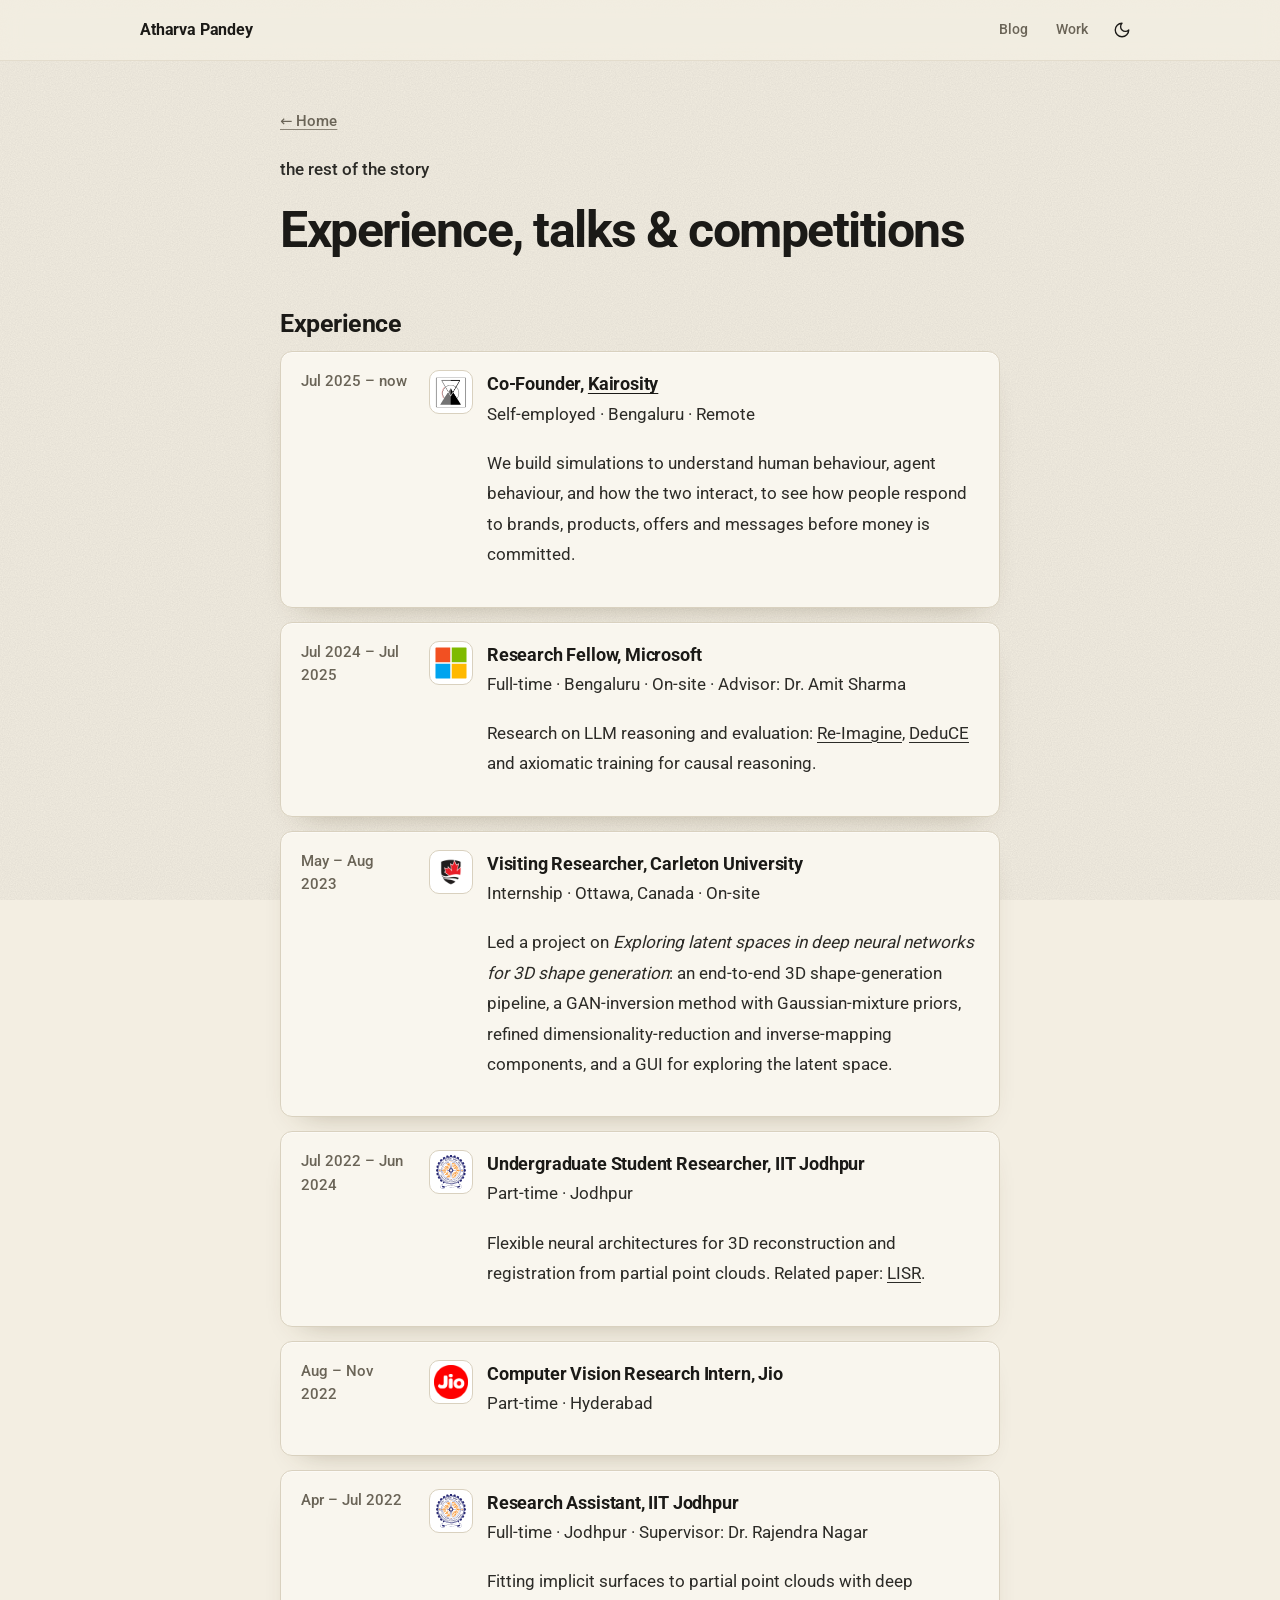
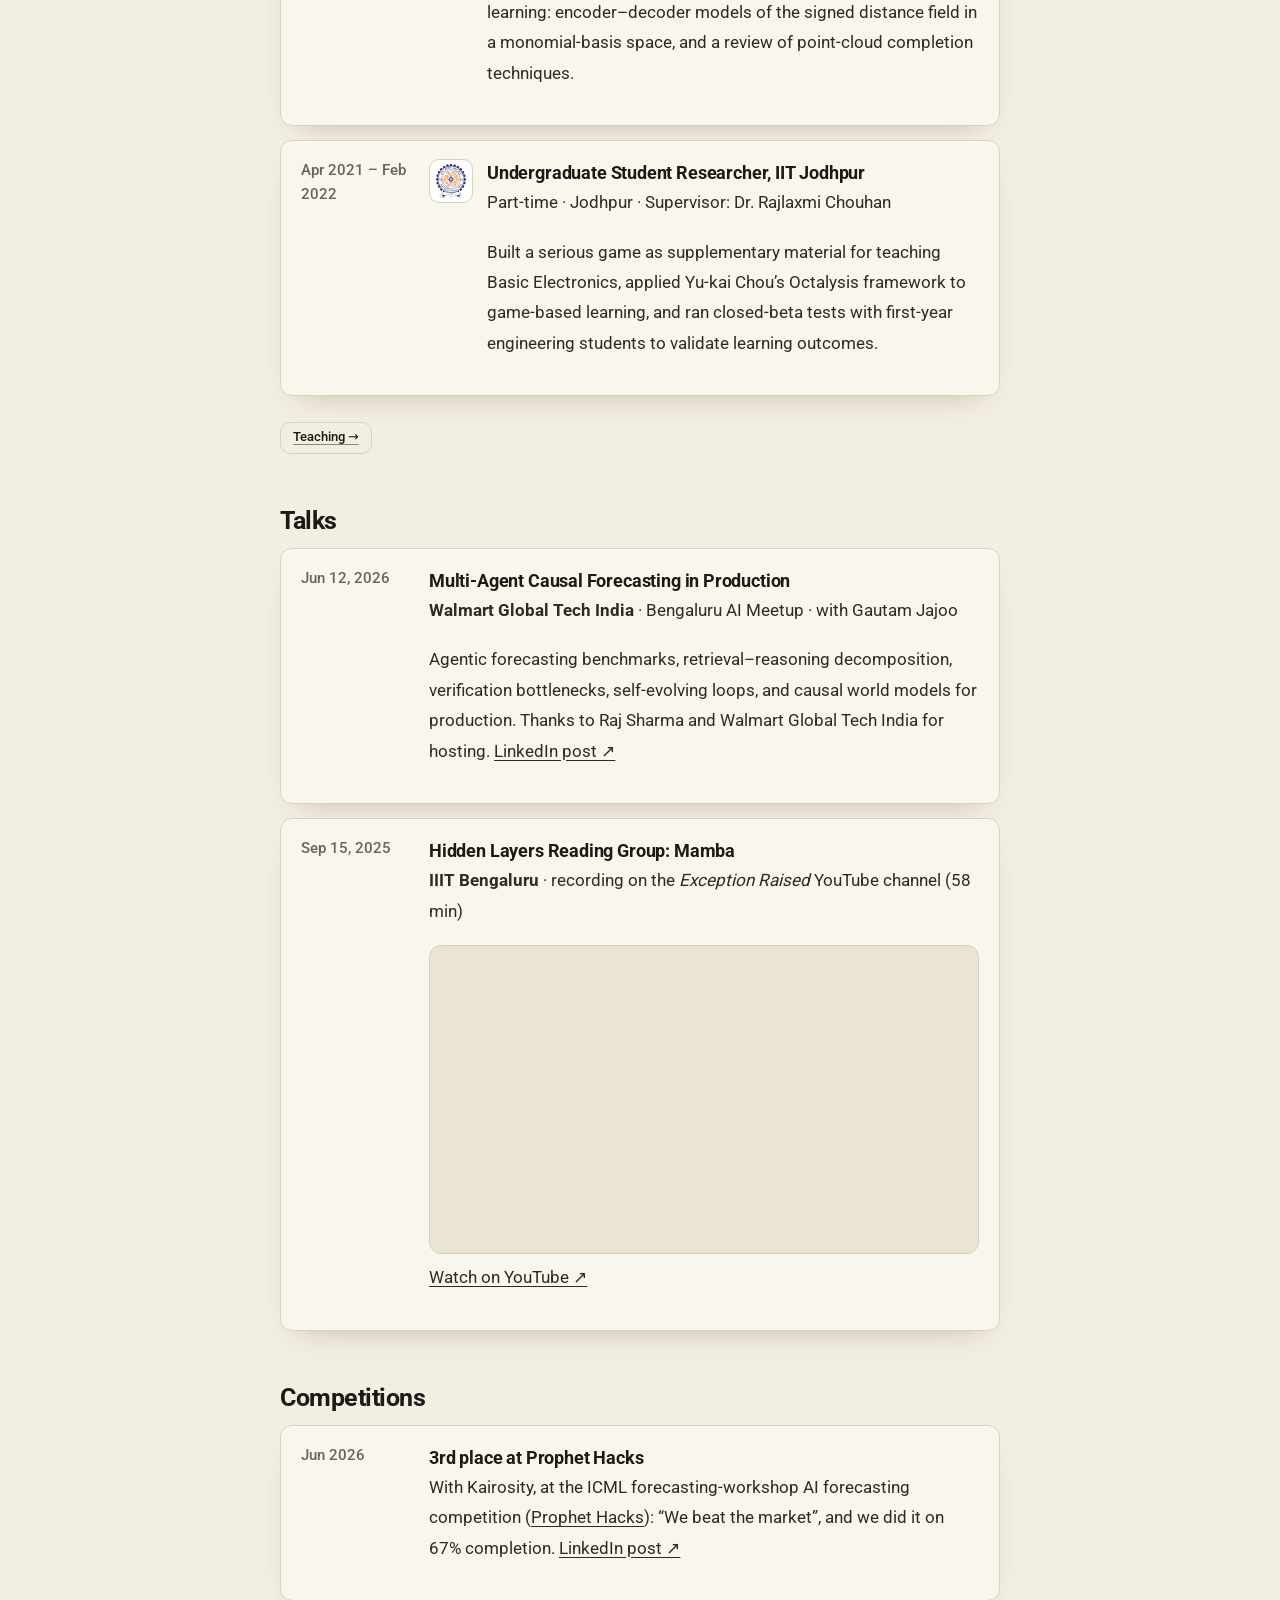
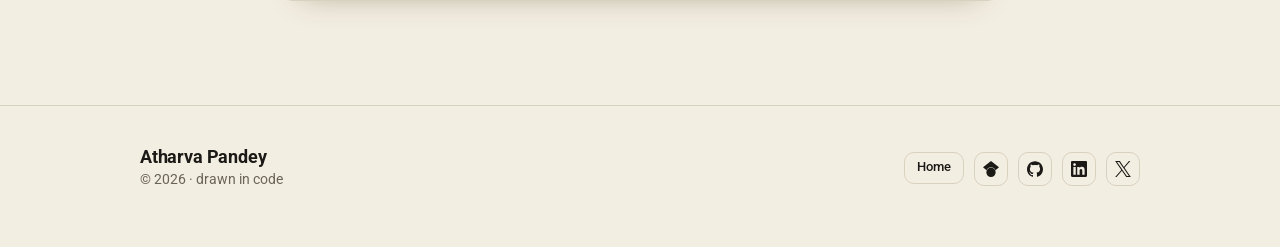
<file: experience.html>
<!doctype html>
<html lang="en">
<head>
  <meta charset="utf-8">
  <meta name="viewport" content="width=device-width, initial-scale=1">
  <title>Experience, talks &amp; competitions | Atharva Pandey</title>
  <meta name="description" content="Atharva Pandey: experience, talks and competitions.">
  <meta name="theme-color" content="#f3eee2">
  <link rel="icon" type="image/png" sizes="32x32" href="assets/favicon-32.png?v=3">
  <link rel="icon" type="image/png" sizes="192x192" href="assets/favicon-192.png?v=3">
  <link rel="apple-touch-icon" href="assets/apple-touch-icon.png?v=3">
  <script>try{var t=localStorage.getItem('theme');if(t==='dark'||t==='light')document.documentElement.setAttribute('data-theme',t);}catch(e){}</script>
  <link rel="preload" href="assets/fonts/roboto.woff2" as="font" type="font/woff2" crossorigin>
  <link rel="preload" href="assets/fonts/caveat.woff2" as="font" type="font/woff2" crossorigin>
  <link rel="stylesheet" href="css/style.css">
  <link rel="stylesheet" href="css/blog.css">
</head>
<body>
  <header class="nav">
    <div class="container">
      <a class="brand" href="index.html">Atharva Pandey</a>
      <nav class="nav-links" aria-label="Primary">
        <a href="index.html#blog">Blog</a>
        <a href="index.html#work">Work</a>
        <button class="btn btn-icon theme-toggle" type="button" aria-label="Toggle light / dark">
          <svg class="moon" viewBox="0 0 24 24" aria-hidden="true"><path d="M12 3a6 6 0 0 0 9 9 9 9 0 1 1-9-9Z"/></svg>
          <svg class="sun" viewBox="0 0 24 24" aria-hidden="true"><circle cx="12" cy="12" r="4"/><path d="M12 2v2M12 20v2M4.93 4.93l1.41 1.41M17.66 17.66l1.41 1.41M2 12h2M20 12h2M6.34 17.66l-1.41 1.41M19.07 4.93l-1.41 1.41"/></svg>
        </button>
      </nav>
    </div>
  </header>

  <main class="post">
    <p class="crumb"><a href="index.html">← Home</a></p>
    <p class="kicker">the rest of the story</p>
    <h1>Experience, talks &amp; competitions</h1>

    <h2>Experience</h2>
    <div class="edu">
      <div class="edu-item"><span class="when">Jul 2025 – now</span><div class="with-logo"><img class="org-logo" src="assets/logos/kairosity.png" alt="Kairosity logo" loading="lazy" width="44" height="44"><div><h3>Co-Founder, <a href="https://kairosity.ai" target="_blank" rel="noopener" style="text-decoration:underline;text-underline-offset:3px">Kairosity</a></h3><p>Self-employed &middot; Bengaluru &middot; Remote</p><p style="margin-top:8px">We build simulations to understand human behaviour, agent behaviour, and how the two interact, to see how people respond to brands, products, offers and messages before money is committed.</p></div></div></div>
      <div class="edu-item"><span class="when">Jul 2024 – Jul 2025</span><div class="with-logo"><img class="org-logo" src="assets/logos/microsoft.svg" alt="Microsoft logo" loading="lazy" width="44" height="44"><div><h3>Research Fellow, Microsoft</h3><p>Full-time &middot; Bengaluru &middot; On-site &middot; Advisor: Dr. Amit Sharma</p><p style="margin-top:8px">Research on LLM reasoning and evaluation: <a href="index.html#work" style="text-decoration:underline">Re-Imagine</a>, <a href="blog/deduce.html" style="text-decoration:underline">DeduCE</a> and axiomatic training for causal reasoning.</p></div></div></div>
      <div class="edu-item"><span class="when">May – Aug 2023</span><div class="with-logo"><img class="org-logo" src="assets/logos/carleton.png" alt="Carleton University logo" loading="lazy" width="44" height="44"><div><h3>Visiting Researcher, Carleton University</h3><p>Internship &middot; Ottawa, Canada &middot; On-site</p><p style="margin-top:8px">Led a project on <em>Exploring latent spaces in deep neural networks for 3D shape generation</em>: an end-to-end 3D shape-generation pipeline, a GAN-inversion method with Gaussian-mixture priors, refined dimensionality-reduction and inverse-mapping components, and a GUI for exploring the latent space.</p></div></div></div>
      <div class="edu-item"><span class="when">Jul 2022 – Jun 2024</span><div class="with-logo"><img class="org-logo" src="assets/logos/iitj.svg" alt="IIT Jodhpur logo" loading="lazy" width="44" height="44"><div><h3>Undergraduate Student Researcher, IIT Jodhpur</h3><p>Part-time &middot; Jodhpur</p><p style="margin-top:8px">Flexible neural architectures for 3D reconstruction and registration from partial point clouds. Related paper: <a href="blog/lisr.html" style="text-decoration:underline">LISR</a>.</p></div></div></div>
      <div class="edu-item"><span class="when">Aug – Nov 2022</span><div class="with-logo"><img class="org-logo" src="assets/logos/jio.png" alt="Jio logo" loading="lazy" width="44" height="44"><div><h3>Computer Vision Research Intern, Jio</h3><p>Part-time &middot; Hyderabad</p></div></div></div>
      <div class="edu-item"><span class="when">Apr – Jul 2022</span><div class="with-logo"><img class="org-logo" src="assets/logos/iitj.svg" alt="IIT Jodhpur logo" loading="lazy" width="44" height="44"><div><h3>Research Assistant, IIT Jodhpur</h3><p>Full-time &middot; Jodhpur &middot; Supervisor: Dr. Rajendra Nagar</p><p style="margin-top:8px">Fitting implicit surfaces to partial point clouds with deep learning: encoder&ndash;decoder models of the signed distance field in a monomial-basis space, and a review of point-cloud completion techniques.</p></div></div></div>
      <div class="edu-item"><span class="when">Apr 2021 – Feb 2022</span><div class="with-logo"><img class="org-logo" src="assets/logos/iitj.svg" alt="IIT Jodhpur logo" loading="lazy" width="44" height="44"><div><h3>Undergraduate Student Researcher, IIT Jodhpur</h3><p>Part-time &middot; Jodhpur &middot; Supervisor: Dr. Rajlaxmi Chouhan</p><p style="margin-top:8px">Built a serious game as supplementary material for teaching Basic Electronics, applied Yu-kai Chou&rsquo;s Octalysis framework to game-based learning, and ran closed-beta tests with first-year engineering students to validate learning outcomes.</p></div></div></div>
    </div>
    <p class="post-end" style="margin-top:1.4em;border:0;padding:0"><a class="btn btn-sm" href="teaching.html">Teaching →</a></p>

    <h2 id="talks">Talks</h2>
    <div class="edu">
      <div class="edu-item"><span class="when">Jun 12, 2026</span><div><h3>Multi-Agent Causal Forecasting in Production</h3><p><b>Walmart Global Tech India</b> &middot; Bengaluru AI Meetup &middot; with Gautam Jajoo</p><p style="margin-top:8px">Agentic forecasting benchmarks, retrieval&ndash;reasoning decomposition, verification bottlenecks, self-evolving loops, and causal world models for production. Thanks to Raj Sharma and Walmart Global Tech India for hosting. <a href="https://www.linkedin.com/posts/atpan_today-at-walmart-global-tech-india-gautam-activity-7471234924553859074-sEK7" target="_blank" rel="noopener" style="text-decoration:underline">LinkedIn post ↗</a></p></div></div>
      <div class="edu-item"><span class="when">Sep 15, 2025</span><div><h3>Hidden Layers Reading Group: Mamba</h3><p><b>IIIT Bengaluru</b> &middot; recording on the <em>Exception Raised</em> YouTube channel (58 min)</p>
        <div class="video"><iframe src="https://www.youtube-nocookie.com/embed/mVEwQ8dGNjk" title="Hidden Layers Reading Group: Mamba" loading="lazy" allow="accelerometer; clipboard-write; encrypted-media; gyroscope; picture-in-picture" referrerpolicy="strict-origin-when-cross-origin" allowfullscreen></iframe></div>
        <p style="margin-top:8px"><a href="https://www.youtube.com/watch?v=mVEwQ8dGNjk" target="_blank" rel="noopener" style="text-decoration:underline">Watch on YouTube ↗</a></p></div></div>
    </div>

    <h2>Competitions</h2>
    <div class="edu">
      <div class="edu-item"><span class="when">Jun 2026</span><div><h3>3rd place at Prophet Hacks</h3><p>With Kairosity, at the ICML forecasting-workshop AI forecasting competition (<a href="https://www.prophethacks.com/" target="_blank" rel="noopener" style="text-decoration:underline">Prophet Hacks</a>): &ldquo;We beat the market&rdquo;, and we did it on 67% completion. <a href="https://www.linkedin.com/posts/atpan_we-beat-the-market-at-icmls-prophet-hacks-activity-7468892625148895232-3UeT" target="_blank" rel="noopener" style="text-decoration:underline">LinkedIn post ↗</a></p></div></div>
    </div>
  </main>

  <footer id="contact">
    <div class="container">
      <div><p class="sign">Atharva Pandey</p><p>© <span id="year">2026</span> · drawn in code</p></div>
      <div class="foot-links">
        <a class="btn btn-sm" href="index.html">Home</a>
        <a class="btn btn-sm social" href="https://scholar.google.com/citations?user=NfsKI5kAAAAJ&amp;hl=en" target="_blank" rel="noopener" aria-label="Google Scholar" title="Google Scholar"><svg viewBox="0 0 24 24" aria-hidden="true" class="brand"><path d="M5.242 13.769L0 9.5 12 0l12 9.5-5.242 4.269C17.548 11.249 14.978 9.5 12 9.5c-2.977 0-5.548 1.748-6.758 4.269zM12 10a7 7 0 1 0 0 14 7 7 0 0 0 0-14z"/></svg></a>
        <a class="btn btn-sm social" href="https://github.com/Atharvap14" target="_blank" rel="noopener" aria-label="GitHub" title="GitHub"><svg viewBox="0 0 24 24" aria-hidden="true" class="brand"><path d="M12 .297c-6.63 0-12 5.373-12 12 0 5.303 3.438 9.8 8.205 11.385.6.113.82-.258.82-.577 0-.285-.01-1.04-.015-2.04-3.338.724-4.042-1.61-4.042-1.61C4.422 18.07 3.633 17.7 3.633 17.7c-1.087-.744.084-.729.084-.729 1.205.084 1.838 1.236 1.838 1.236 1.07 1.835 2.809 1.305 3.495.998.108-.776.417-1.305.76-1.605-2.665-.3-5.466-1.332-5.466-5.93 0-1.31.465-2.38 1.235-3.22-.135-.303-.54-1.523.105-3.176 0 0 1.005-.322 3.3 1.23.96-.267 1.98-.399 3-.405 1.02.006 2.04.138 3 .405 2.28-1.552 3.285-1.23 3.285-1.23.645 1.653.24 2.873.12 3.176.765.84 1.23 1.91 1.23 3.22 0 4.61-2.805 5.625-5.475 5.92.42.36.81 1.096.81 2.22 0 1.606-.015 2.896-.015 3.286 0 .315.21.69.825.57C20.565 22.092 24 17.592 24 12.297c0-6.627-5.373-12-12-12"/></svg></a>
        <a class="btn btn-sm social" href="https://www.linkedin.com/in/atpan/" target="_blank" rel="noopener" aria-label="LinkedIn" title="LinkedIn"><svg viewBox="0 0 24 24" aria-hidden="true" class="brand"><path d="M20.447 20.452h-3.554v-5.569c0-1.328-.027-3.037-1.852-3.037-1.853 0-2.136 1.445-2.136 2.939v5.667H9.351V9h3.414v1.561h.046c.477-.9 1.637-1.85 3.37-1.85 3.601 0 4.267 2.37 4.267 5.455v6.286zM5.337 7.433c-1.144 0-2.063-.926-2.063-2.065 0-1.138.92-2.063 2.063-2.063 1.14 0 2.064.925 2.064 2.063 0 1.139-.925 2.065-2.064 2.065zm1.782 13.019H3.555V9h3.564v11.452zM22.225 0H1.771C.792 0 0 .774 0 1.729v20.542C0 23.227.792 24 1.771 24h20.451C23.2 24 24 23.227 24 22.271V1.729C24 .774 23.2 0 22.222 0h.003z"/></svg></a>
        <a class="btn btn-sm social" href="https://x.com/cloneofatharva" target="_blank" rel="noopener" aria-label="X" title="X"><svg viewBox="0 0 24 24" aria-hidden="true" class="brand"><path d="M14.234 10.162 22.977 0h-2.072l-7.591 8.824L7.251 0H.258l9.168 13.343L.258 24H2.33l8.016-9.318L16.749 24h6.993zm-2.837 3.299-.929-1.329L3.076 1.56h3.182l5.965 8.532.929 1.329 7.754 11.09h-3.182z"/></svg></a>
      </div>
    </div>
  </footer>

  <script src="js/theme.js"></script>
  </body>
</html>
</file>
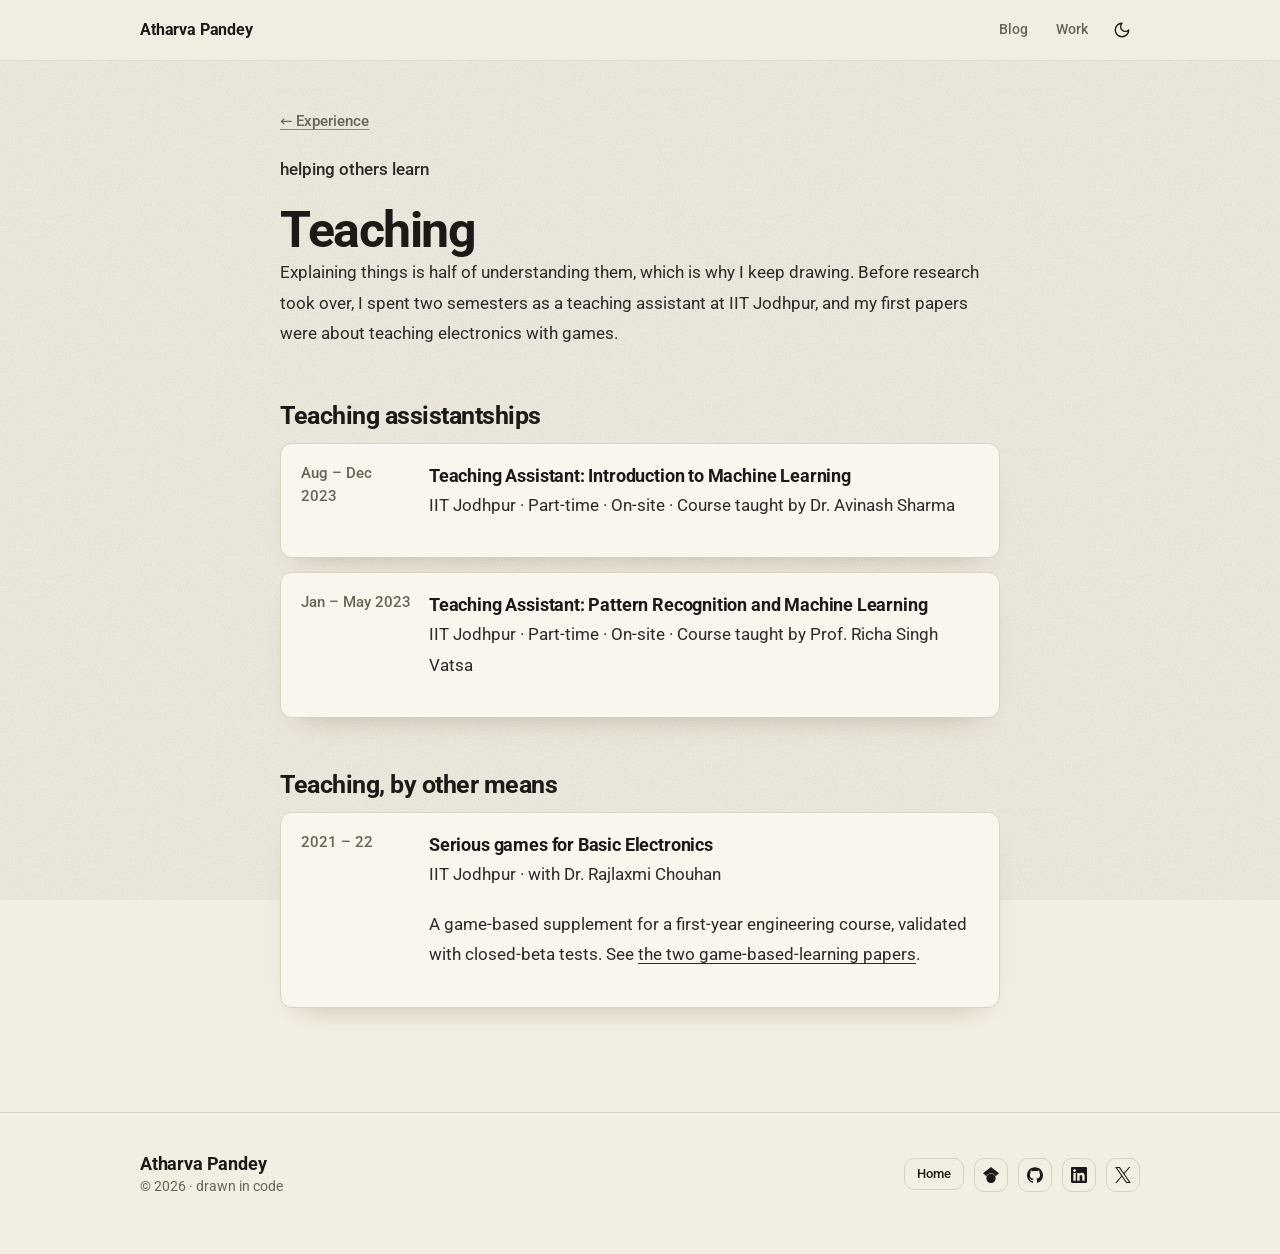
<file: teaching.html>
<!doctype html>
<html lang="en">
<head>
  <meta charset="utf-8">
  <meta name="viewport" content="width=device-width, initial-scale=1">
  <title>Teaching | Atharva Pandey</title>
  <meta name="description" content="Atharva Pandey: teaching assistantships.">
  <meta name="theme-color" content="#f3eee2">
  <link rel="icon" type="image/png" sizes="32x32" href="assets/favicon-32.png?v=3">
  <link rel="icon" type="image/png" sizes="192x192" href="assets/favicon-192.png?v=3">
  <link rel="apple-touch-icon" href="assets/apple-touch-icon.png?v=3">
  <script>try{var t=localStorage.getItem('theme');if(t==='dark'||t==='light')document.documentElement.setAttribute('data-theme',t);}catch(e){}</script>
  <link rel="preload" href="assets/fonts/roboto.woff2" as="font" type="font/woff2" crossorigin>
  <link rel="preload" href="assets/fonts/caveat.woff2" as="font" type="font/woff2" crossorigin>
  <link rel="stylesheet" href="css/style.css">
  <link rel="stylesheet" href="css/blog.css">
</head>
<body>
  <header class="nav">
    <div class="container">
      <a class="brand" href="index.html">Atharva Pandey</a>
      <nav class="nav-links" aria-label="Primary">
        <a href="index.html#blog">Blog</a>
        <a href="index.html#work">Work</a>
        <button class="btn btn-icon theme-toggle" type="button" aria-label="Toggle light / dark">
          <svg class="moon" viewBox="0 0 24 24" aria-hidden="true"><path d="M12 3a6 6 0 0 0 9 9 9 9 0 1 1-9-9Z"/></svg>
          <svg class="sun" viewBox="0 0 24 24" aria-hidden="true"><circle cx="12" cy="12" r="4"/><path d="M12 2v2M12 20v2M4.93 4.93l1.41 1.41M17.66 17.66l1.41 1.41M2 12h2M20 12h2M6.34 17.66l-1.41 1.41M19.07 4.93l-1.41 1.41"/></svg>
        </button>
      </nav>
    </div>
  </header>

  <main class="post">
    <p class="crumb"><a href="experience.html">← Experience</a></p>
    <p class="kicker">helping others learn</p>
    <h1>Teaching</h1>
    <p class="dek">Explaining things is half of understanding them, which is why I keep drawing. Before research took over, I spent two semesters as a teaching assistant at IIT Jodhpur, and my first papers were about teaching electronics with games.</p>

    <h2>Teaching assistantships</h2>
    <div class="edu">
      <div class="edu-item"><span class="when">Aug – Dec 2023</span><div><h3>Teaching Assistant: Introduction to Machine Learning</h3><p>IIT Jodhpur &middot; Part-time &middot; On-site &middot; Course taught by Dr. Avinash Sharma</p></div></div>
      <div class="edu-item"><span class="when">Jan – May 2023</span><div><h3>Teaching Assistant: Pattern Recognition and Machine Learning</h3><p>IIT Jodhpur &middot; Part-time &middot; On-site &middot; Course taught by Prof. Richa Singh Vatsa</p></div></div>
    </div>

    <h2>Teaching, by other means</h2>
    <div class="edu">
      <div class="edu-item"><span class="when">2021 – 22</span><div><h3>Serious games for Basic Electronics</h3><p>IIT Jodhpur &middot; with Dr. Rajlaxmi Chouhan</p><p style="margin-top:8px">A game-based supplement for a first-year engineering course, validated with closed-beta tests. See <a href="index.html#work" style="text-decoration:underline">the two game-based-learning papers</a>.</p></div></div>
    </div>
  </main>

  <footer id="contact">
    <div class="container">
      <div><p class="sign">Atharva Pandey</p><p>© <span id="year">2026</span> · drawn in code</p></div>
      <div class="foot-links">
        <a class="btn btn-sm" href="index.html">Home</a>
        <a class="btn btn-sm social" href="https://scholar.google.com/citations?user=NfsKI5kAAAAJ&amp;hl=en" target="_blank" rel="noopener" aria-label="Google Scholar" title="Google Scholar"><svg viewBox="0 0 24 24" aria-hidden="true" class="brand"><path d="M5.242 13.769L0 9.5 12 0l12 9.5-5.242 4.269C17.548 11.249 14.978 9.5 12 9.5c-2.977 0-5.548 1.748-6.758 4.269zM12 10a7 7 0 1 0 0 14 7 7 0 0 0 0-14z"/></svg></a>
        <a class="btn btn-sm social" href="https://github.com/Atharvap14" target="_blank" rel="noopener" aria-label="GitHub" title="GitHub"><svg viewBox="0 0 24 24" aria-hidden="true" class="brand"><path d="M12 .297c-6.63 0-12 5.373-12 12 0 5.303 3.438 9.8 8.205 11.385.6.113.82-.258.82-.577 0-.285-.01-1.04-.015-2.04-3.338.724-4.042-1.61-4.042-1.61C4.422 18.07 3.633 17.7 3.633 17.7c-1.087-.744.084-.729.084-.729 1.205.084 1.838 1.236 1.838 1.236 1.07 1.835 2.809 1.305 3.495.998.108-.776.417-1.305.76-1.605-2.665-.3-5.466-1.332-5.466-5.93 0-1.31.465-2.38 1.235-3.22-.135-.303-.54-1.523.105-3.176 0 0 1.005-.322 3.3 1.23.96-.267 1.98-.399 3-.405 1.02.006 2.04.138 3 .405 2.28-1.552 3.285-1.23 3.285-1.23.645 1.653.24 2.873.12 3.176.765.84 1.23 1.91 1.23 3.22 0 4.61-2.805 5.625-5.475 5.92.42.36.81 1.096.81 2.22 0 1.606-.015 2.896-.015 3.286 0 .315.21.69.825.57C20.565 22.092 24 17.592 24 12.297c0-6.627-5.373-12-12-12"/></svg></a>
        <a class="btn btn-sm social" href="https://www.linkedin.com/in/atpan/" target="_blank" rel="noopener" aria-label="LinkedIn" title="LinkedIn"><svg viewBox="0 0 24 24" aria-hidden="true" class="brand"><path d="M20.447 20.452h-3.554v-5.569c0-1.328-.027-3.037-1.852-3.037-1.853 0-2.136 1.445-2.136 2.939v5.667H9.351V9h3.414v1.561h.046c.477-.9 1.637-1.85 3.37-1.85 3.601 0 4.267 2.37 4.267 5.455v6.286zM5.337 7.433c-1.144 0-2.063-.926-2.063-2.065 0-1.138.92-2.063 2.063-2.063 1.14 0 2.064.925 2.064 2.063 0 1.139-.925 2.065-2.064 2.065zm1.782 13.019H3.555V9h3.564v11.452zM22.225 0H1.771C.792 0 0 .774 0 1.729v20.542C0 23.227.792 24 1.771 24h20.451C23.2 24 24 23.227 24 22.271V1.729C24 .774 23.2 0 22.222 0h.003z"/></svg></a>
        <a class="btn btn-sm social" href="https://x.com/cloneofatharva" target="_blank" rel="noopener" aria-label="X" title="X"><svg viewBox="0 0 24 24" aria-hidden="true" class="brand"><path d="M14.234 10.162 22.977 0h-2.072l-7.591 8.824L7.251 0H.258l9.168 13.343L.258 24H2.33l8.016-9.318L16.749 24h6.993zm-2.837 3.299-.929-1.329L3.076 1.56h3.182l5.965 8.532.929 1.329 7.754 11.09h-3.182z"/></svg></a>
      </div>
    </div>
  </footer>

  <script src="js/theme.js"></script>
  </body>
</html>
</file>
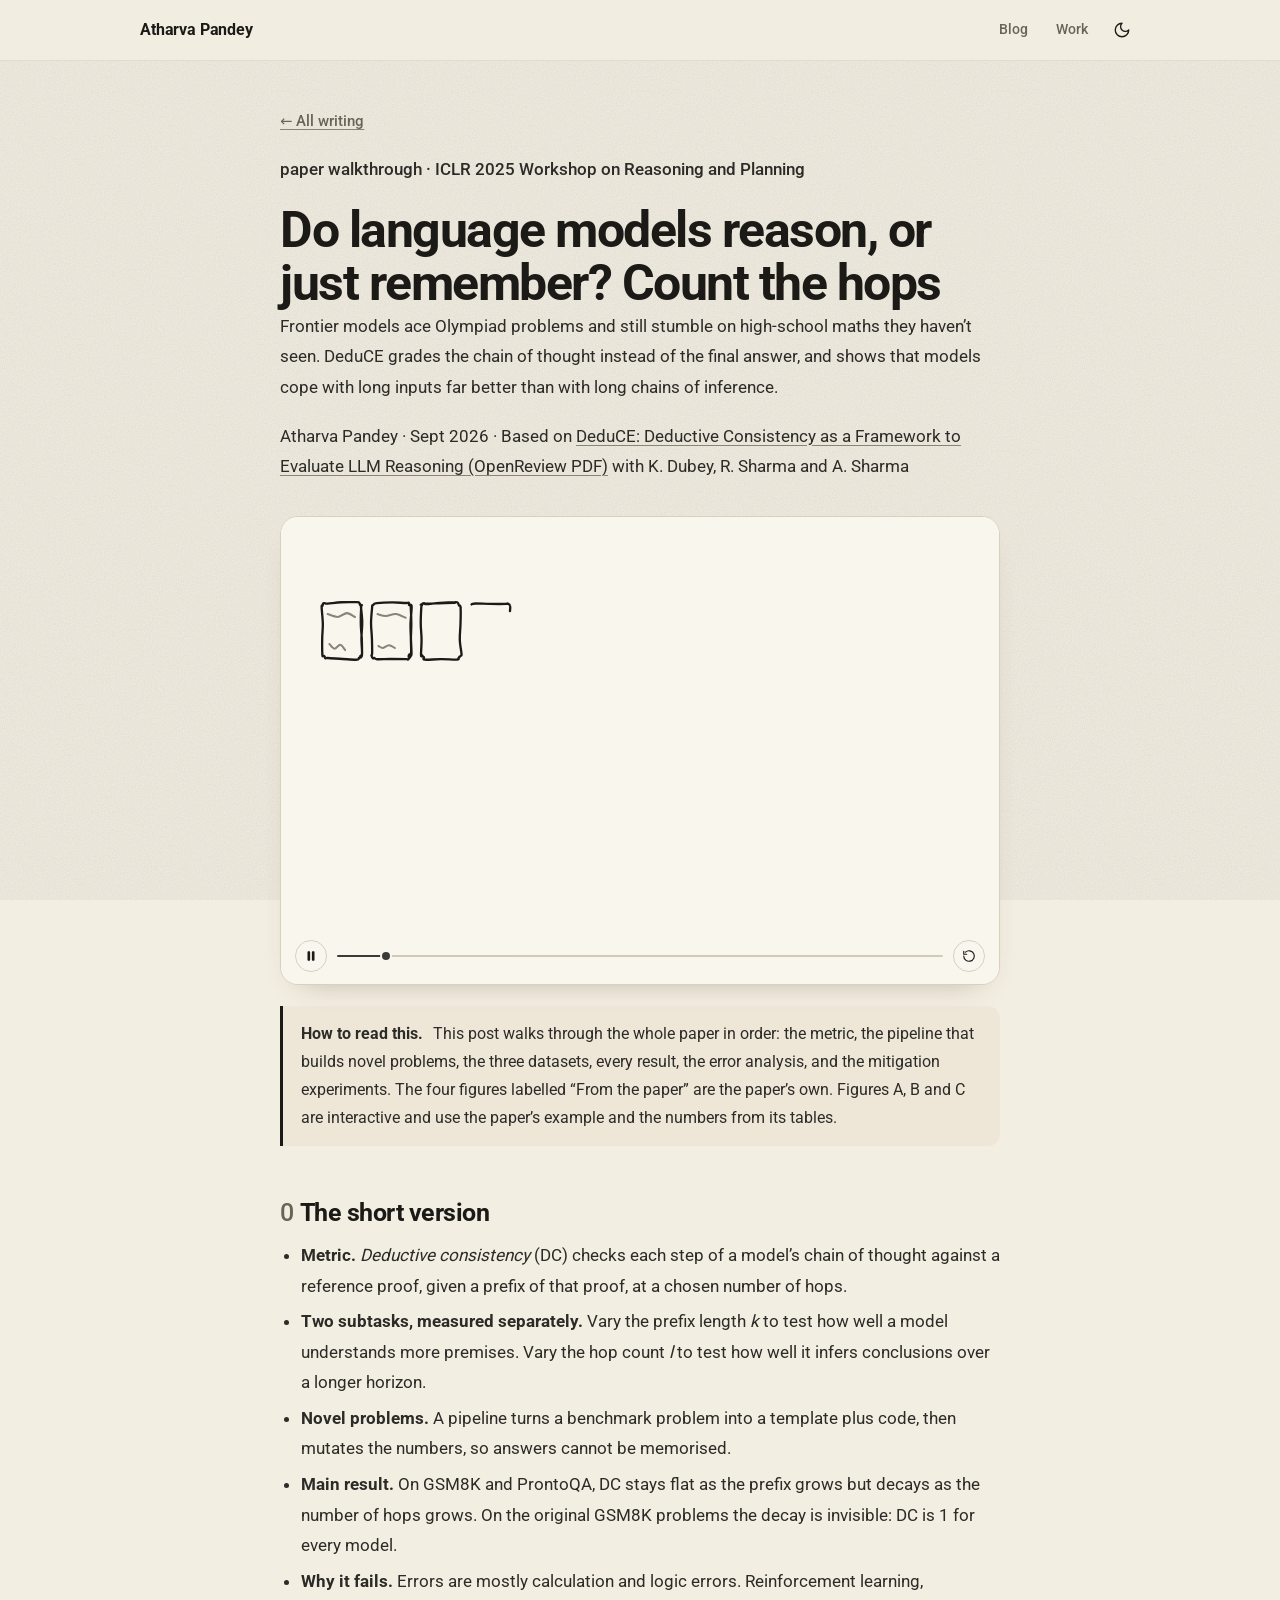
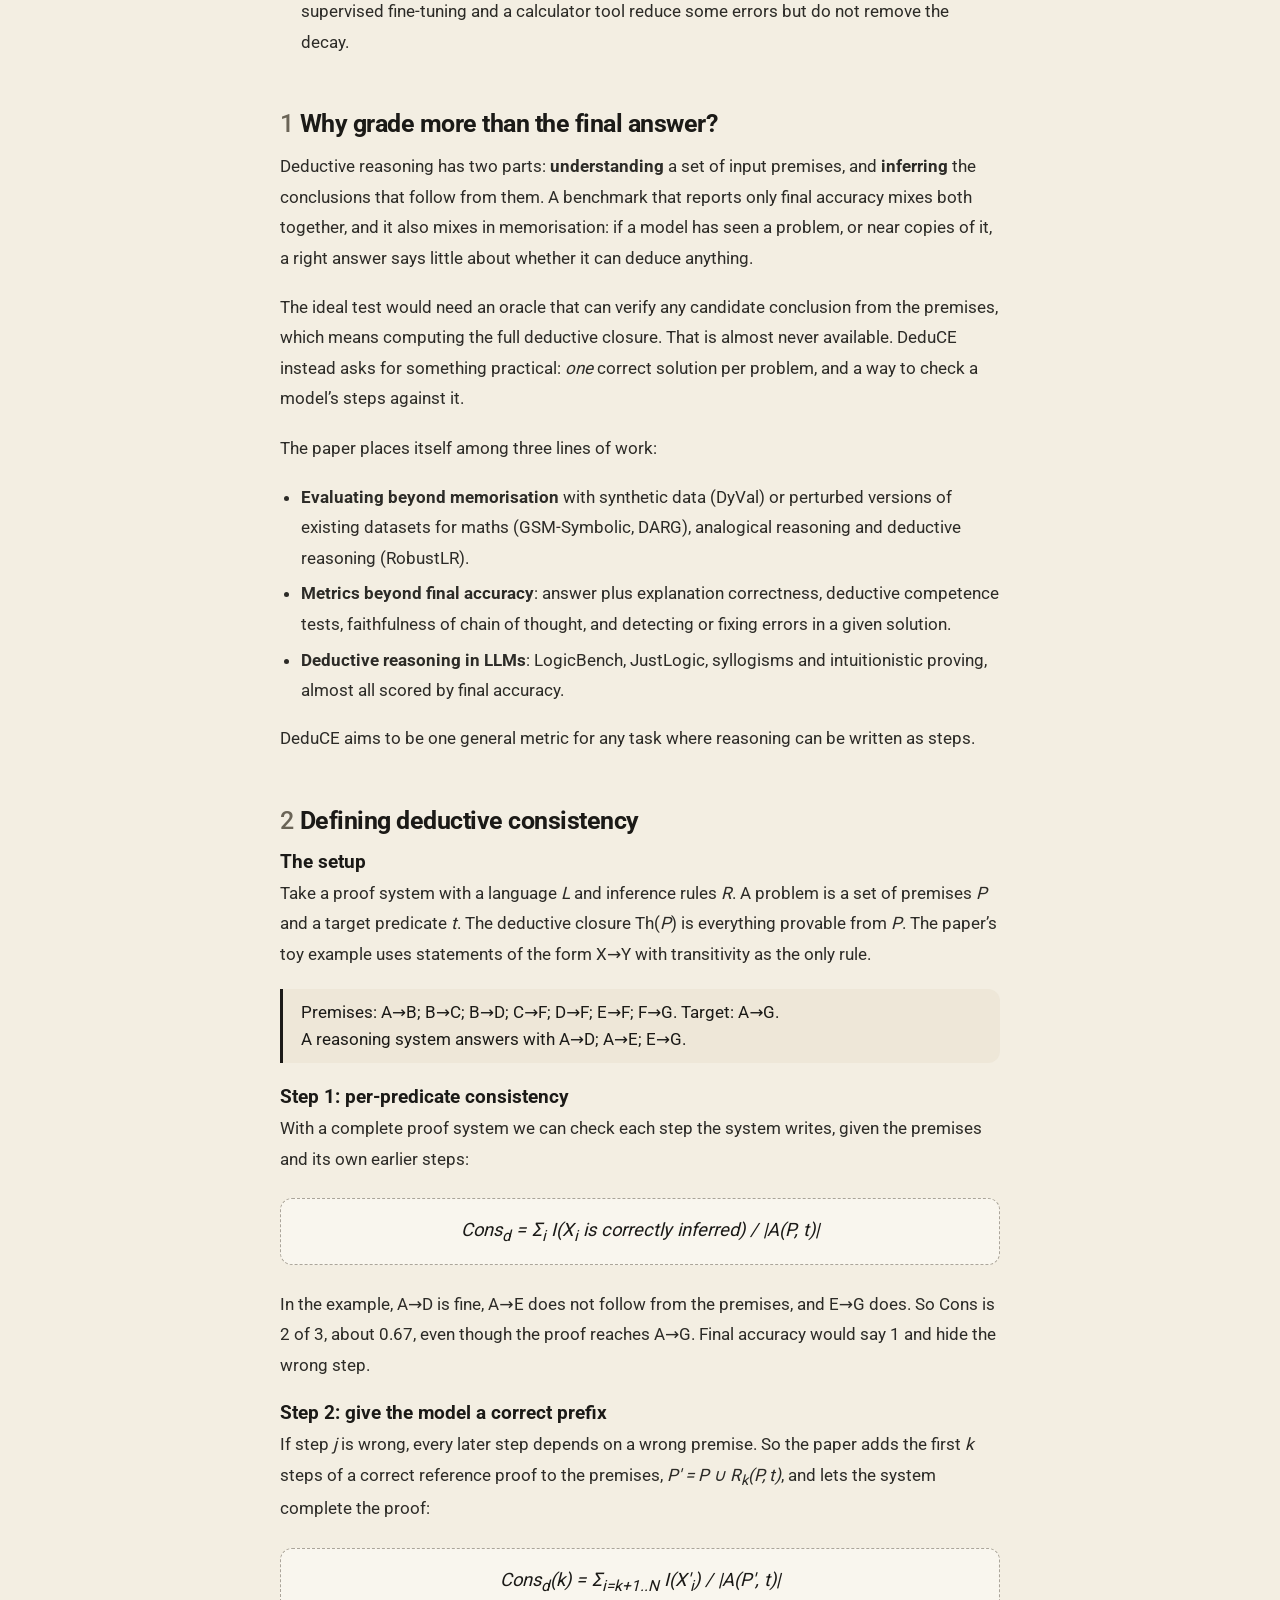
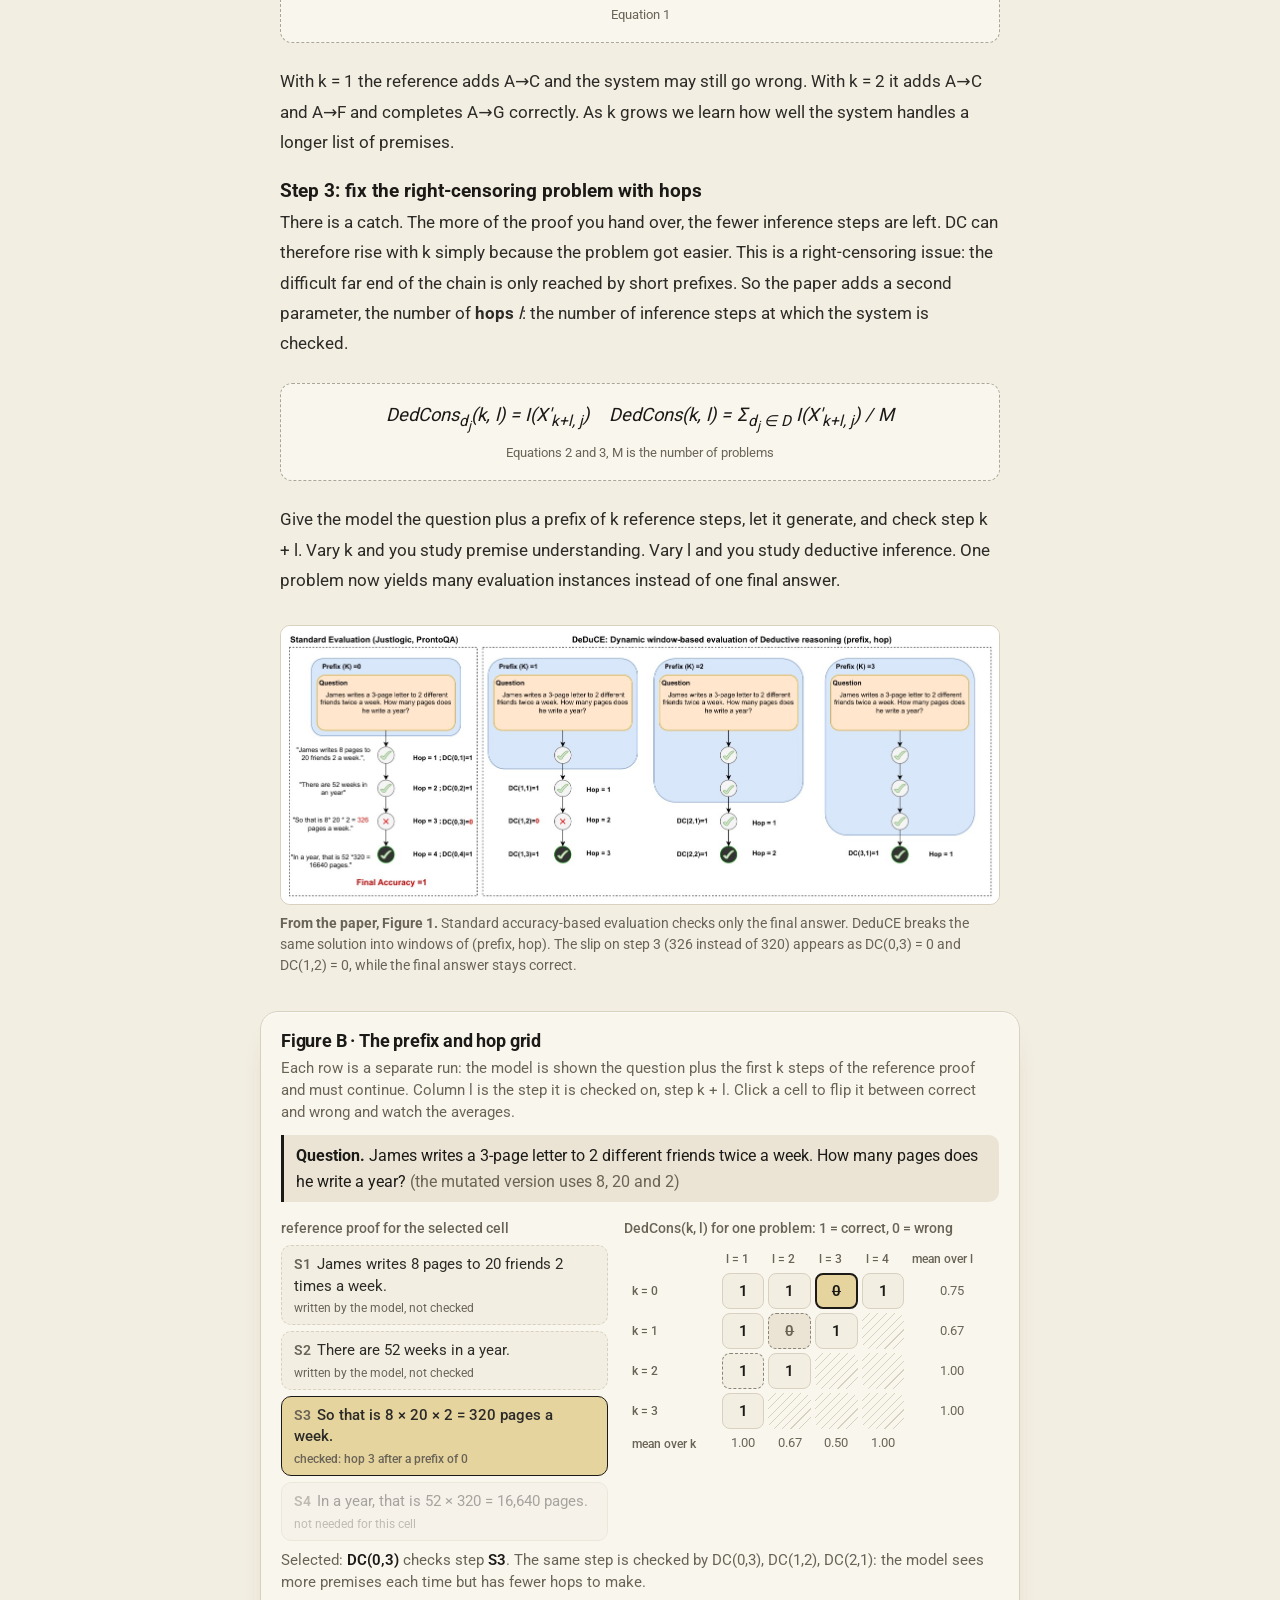
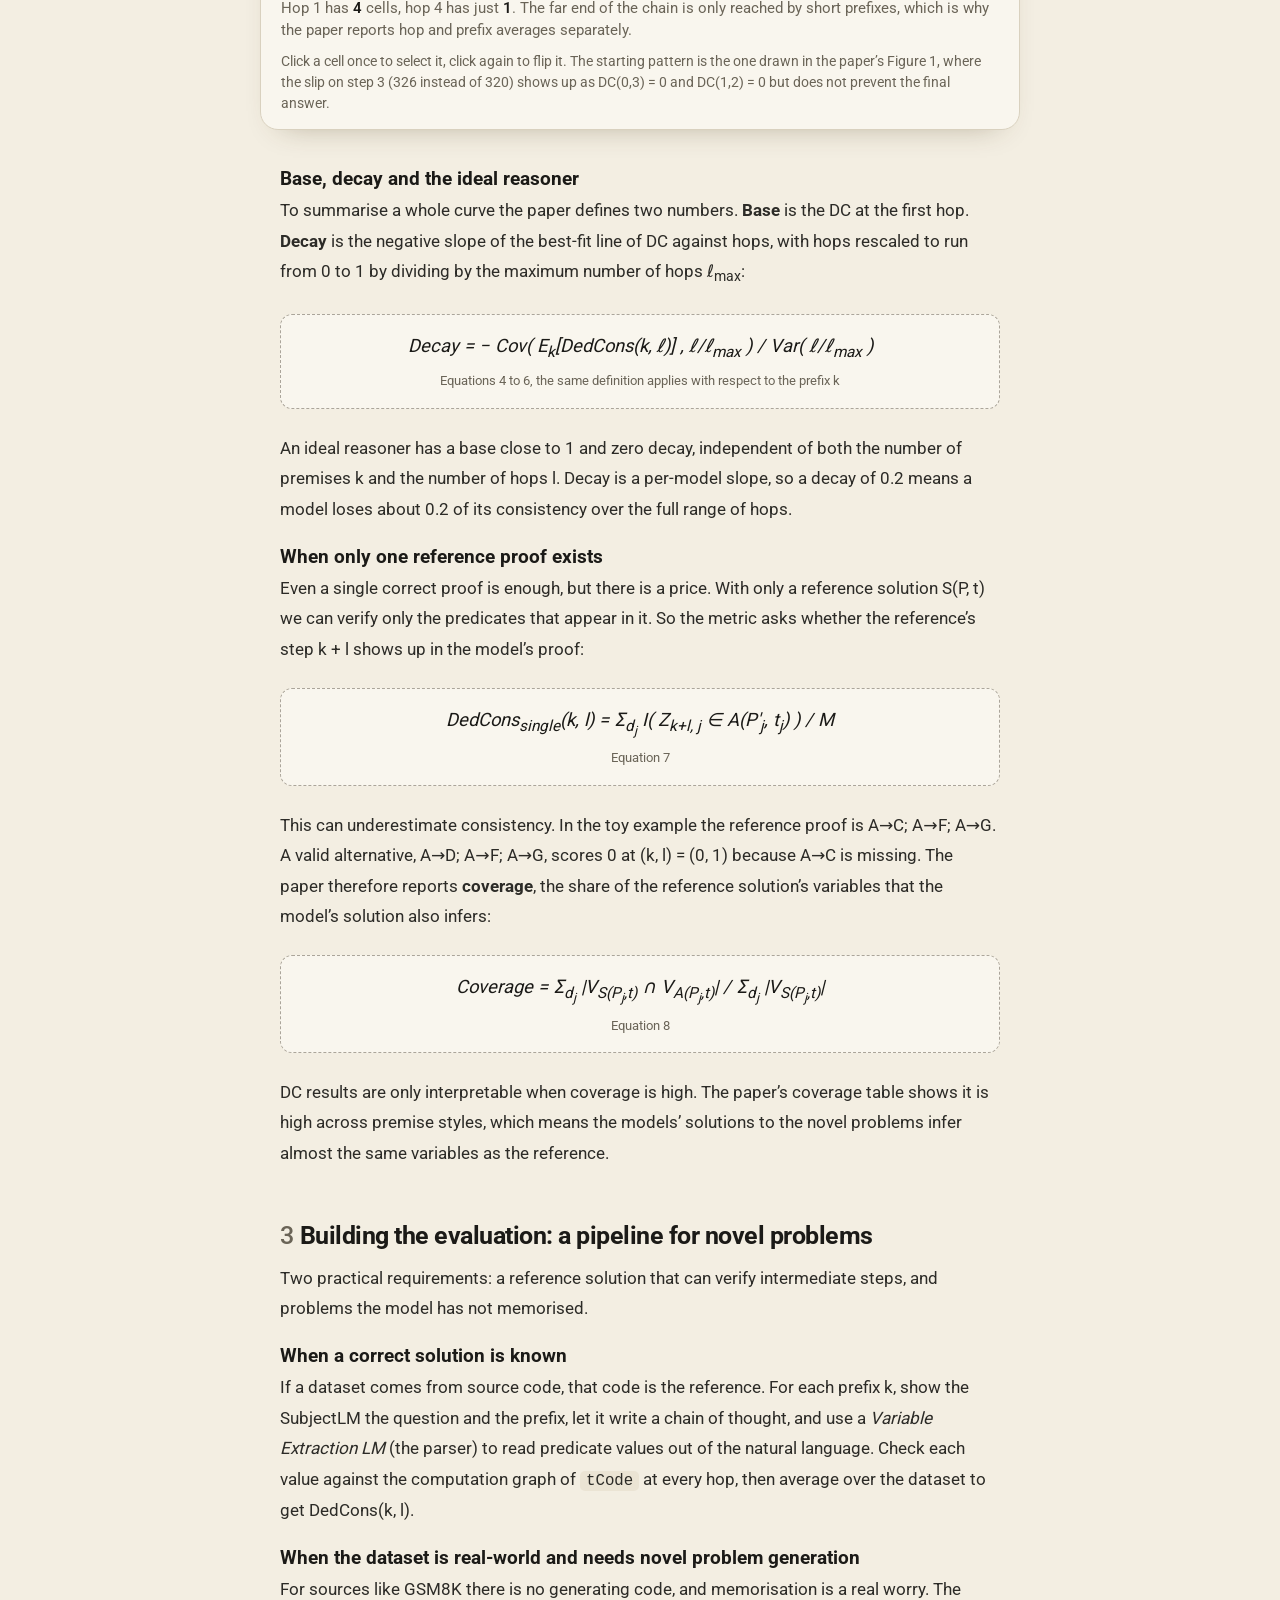
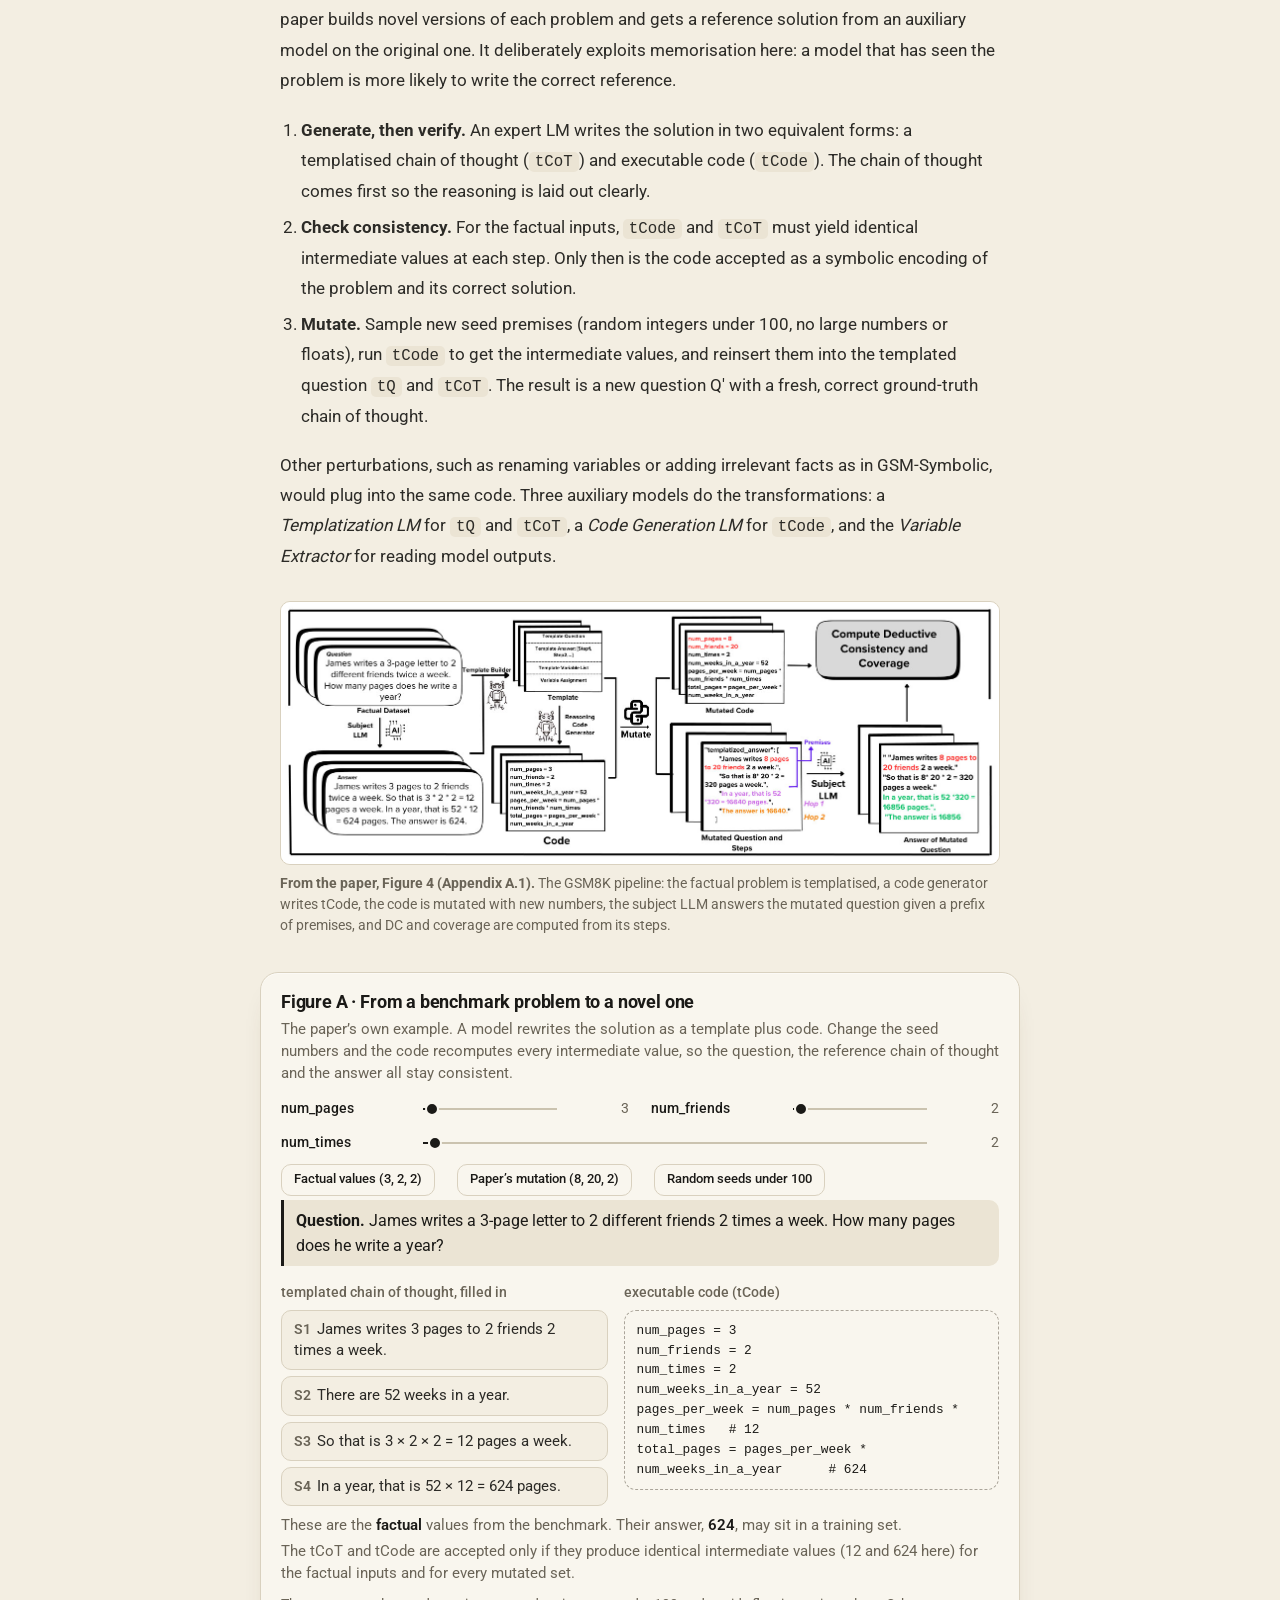
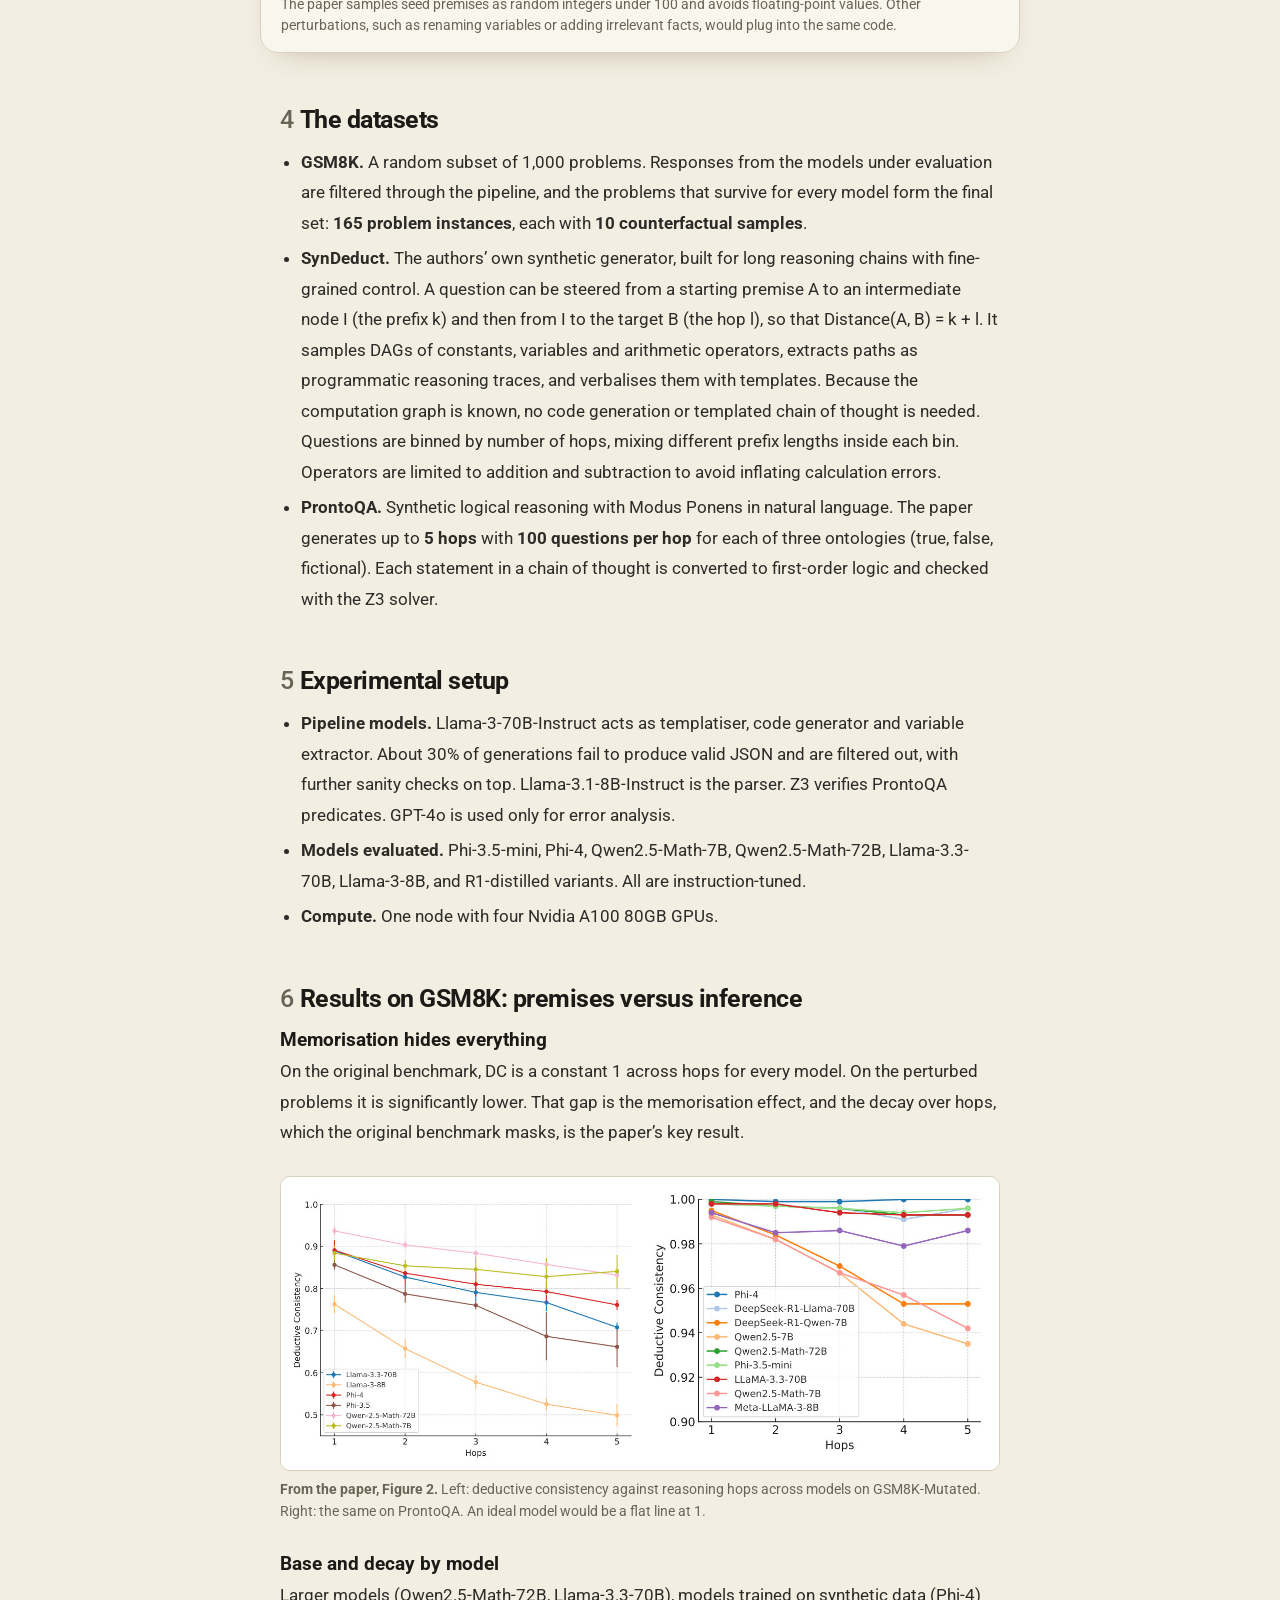
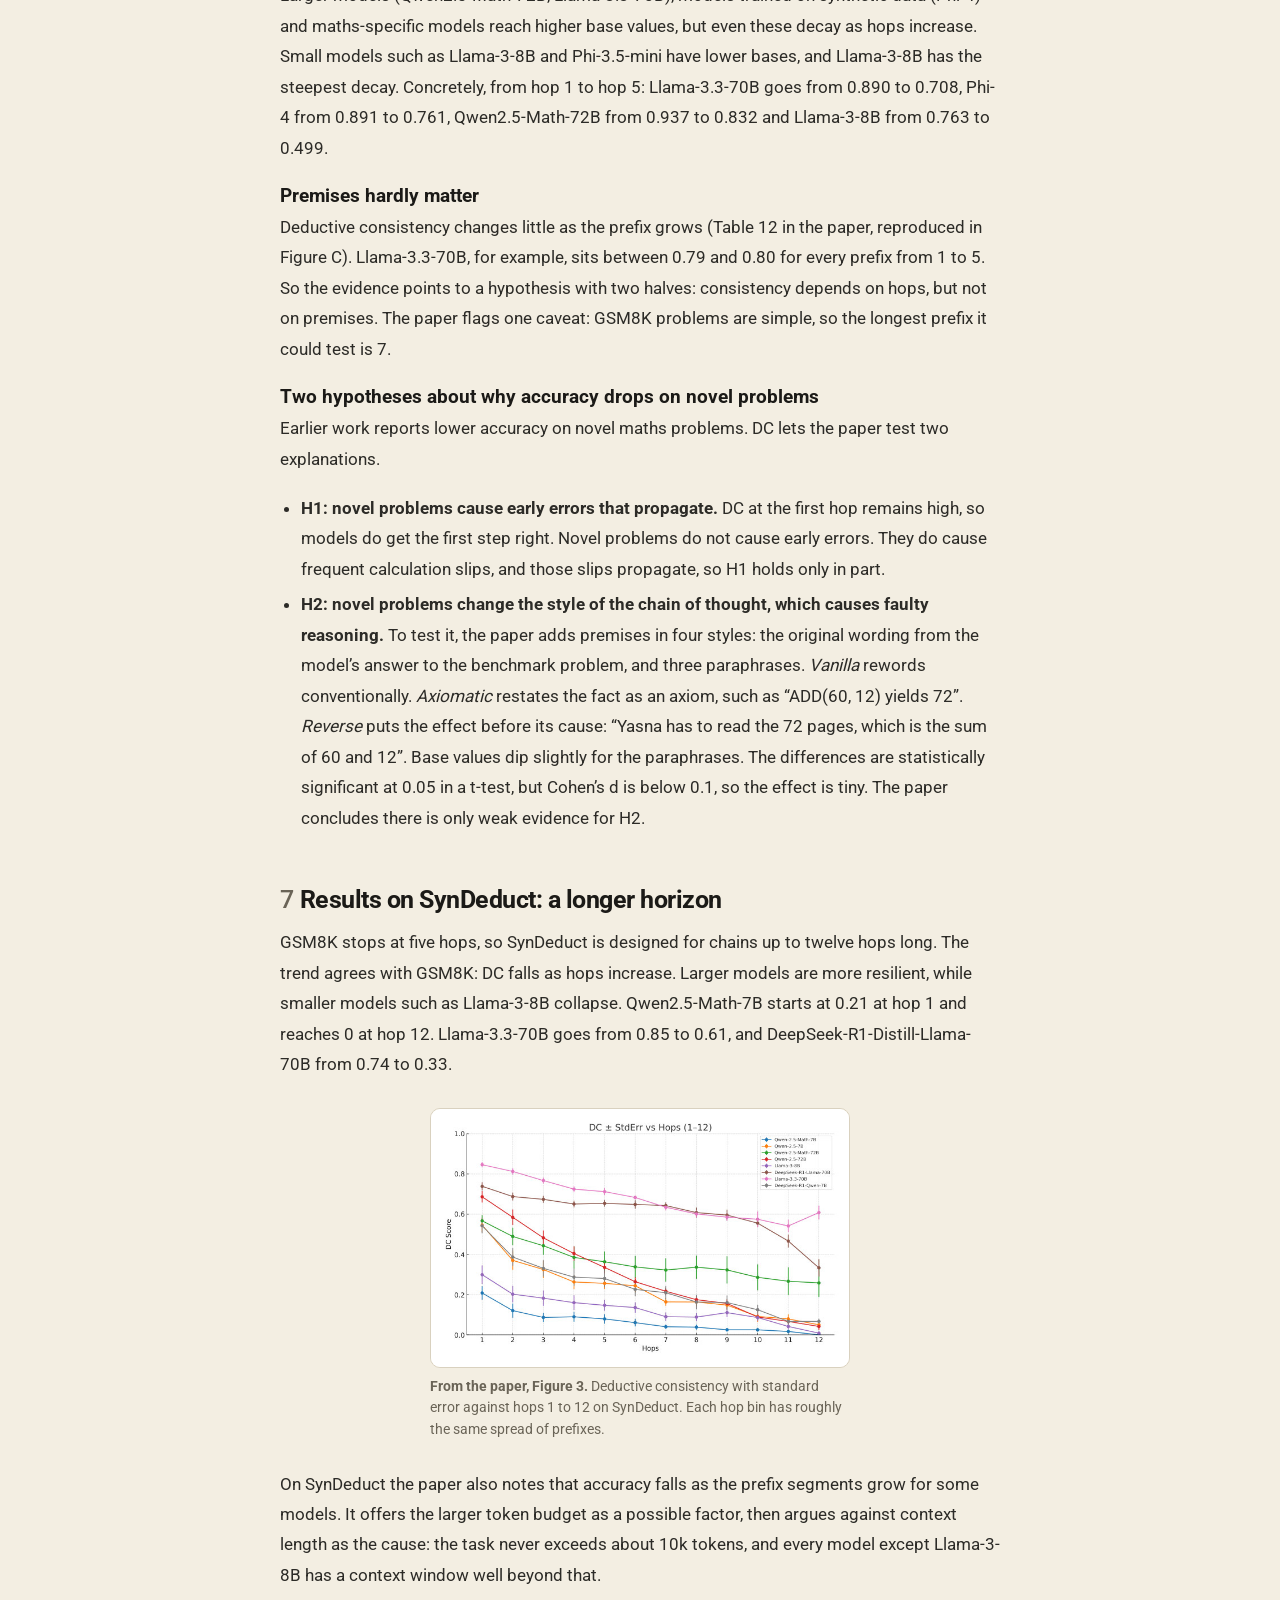
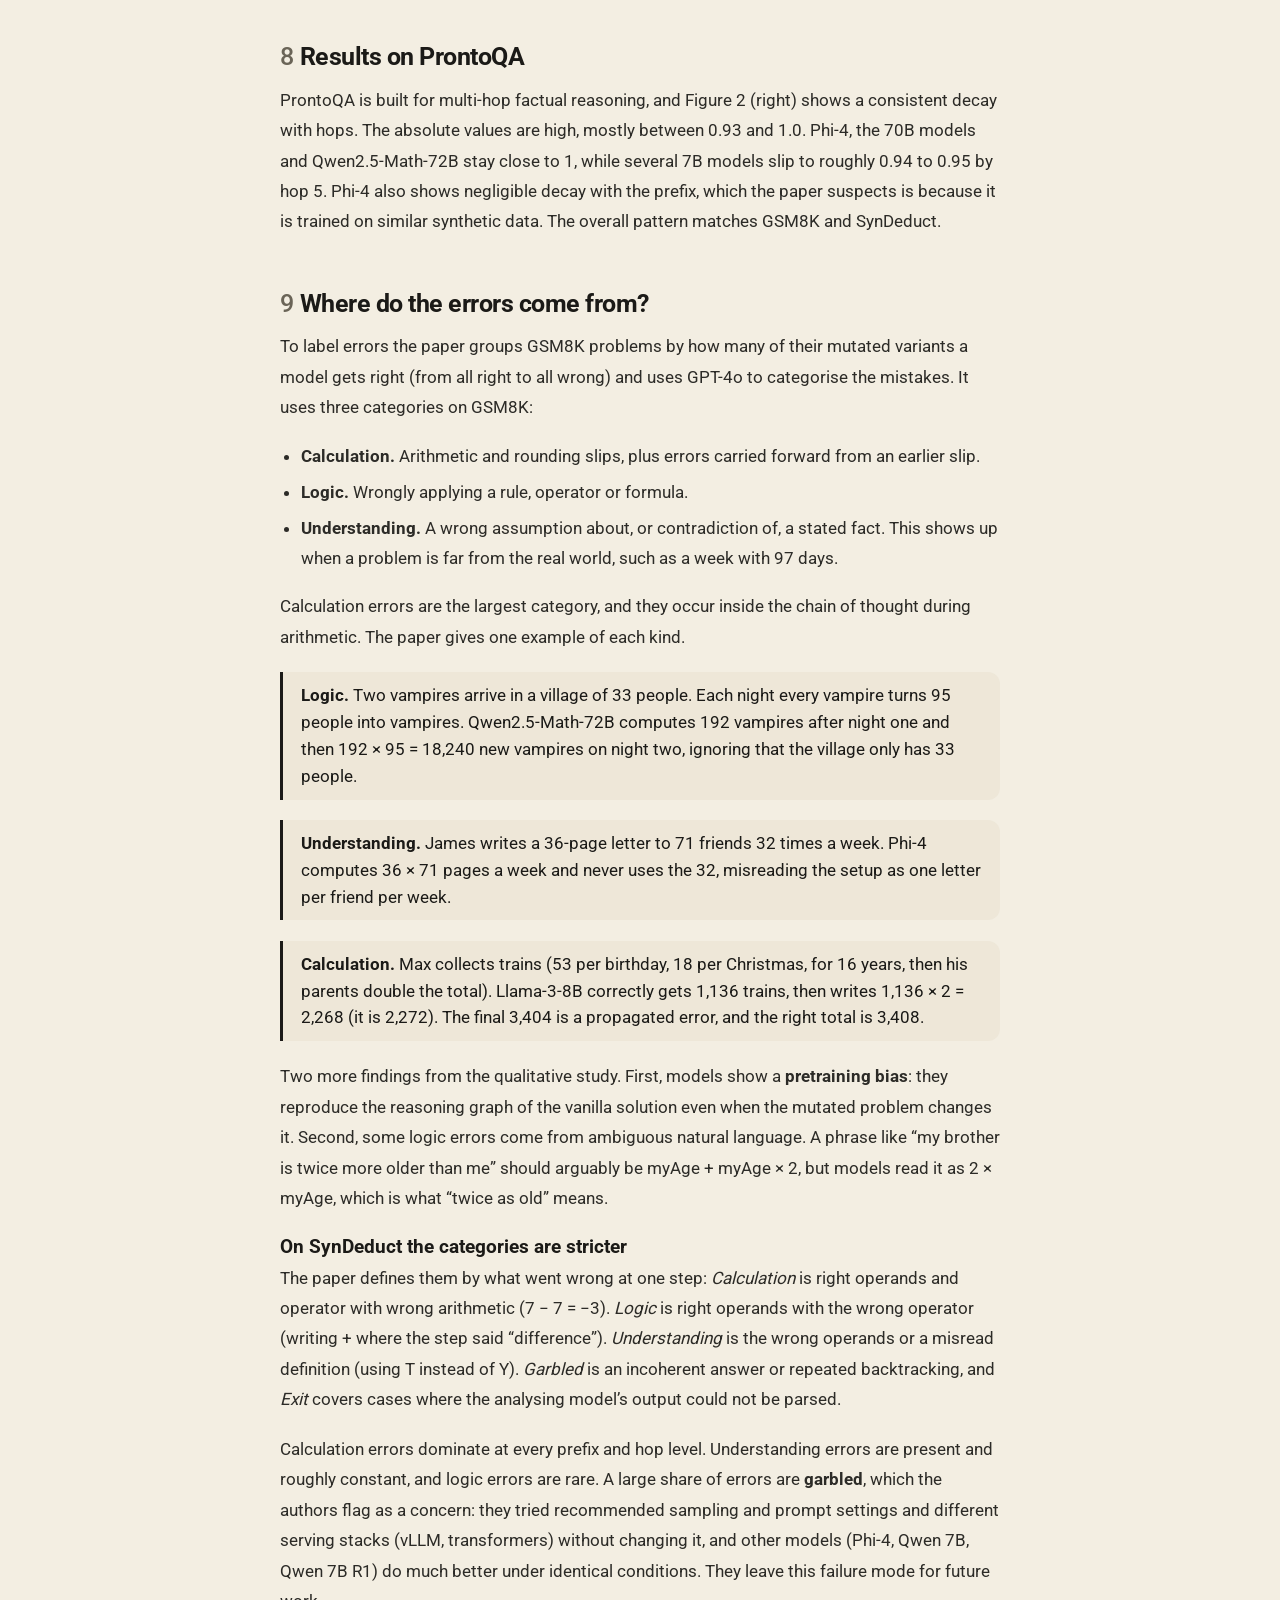
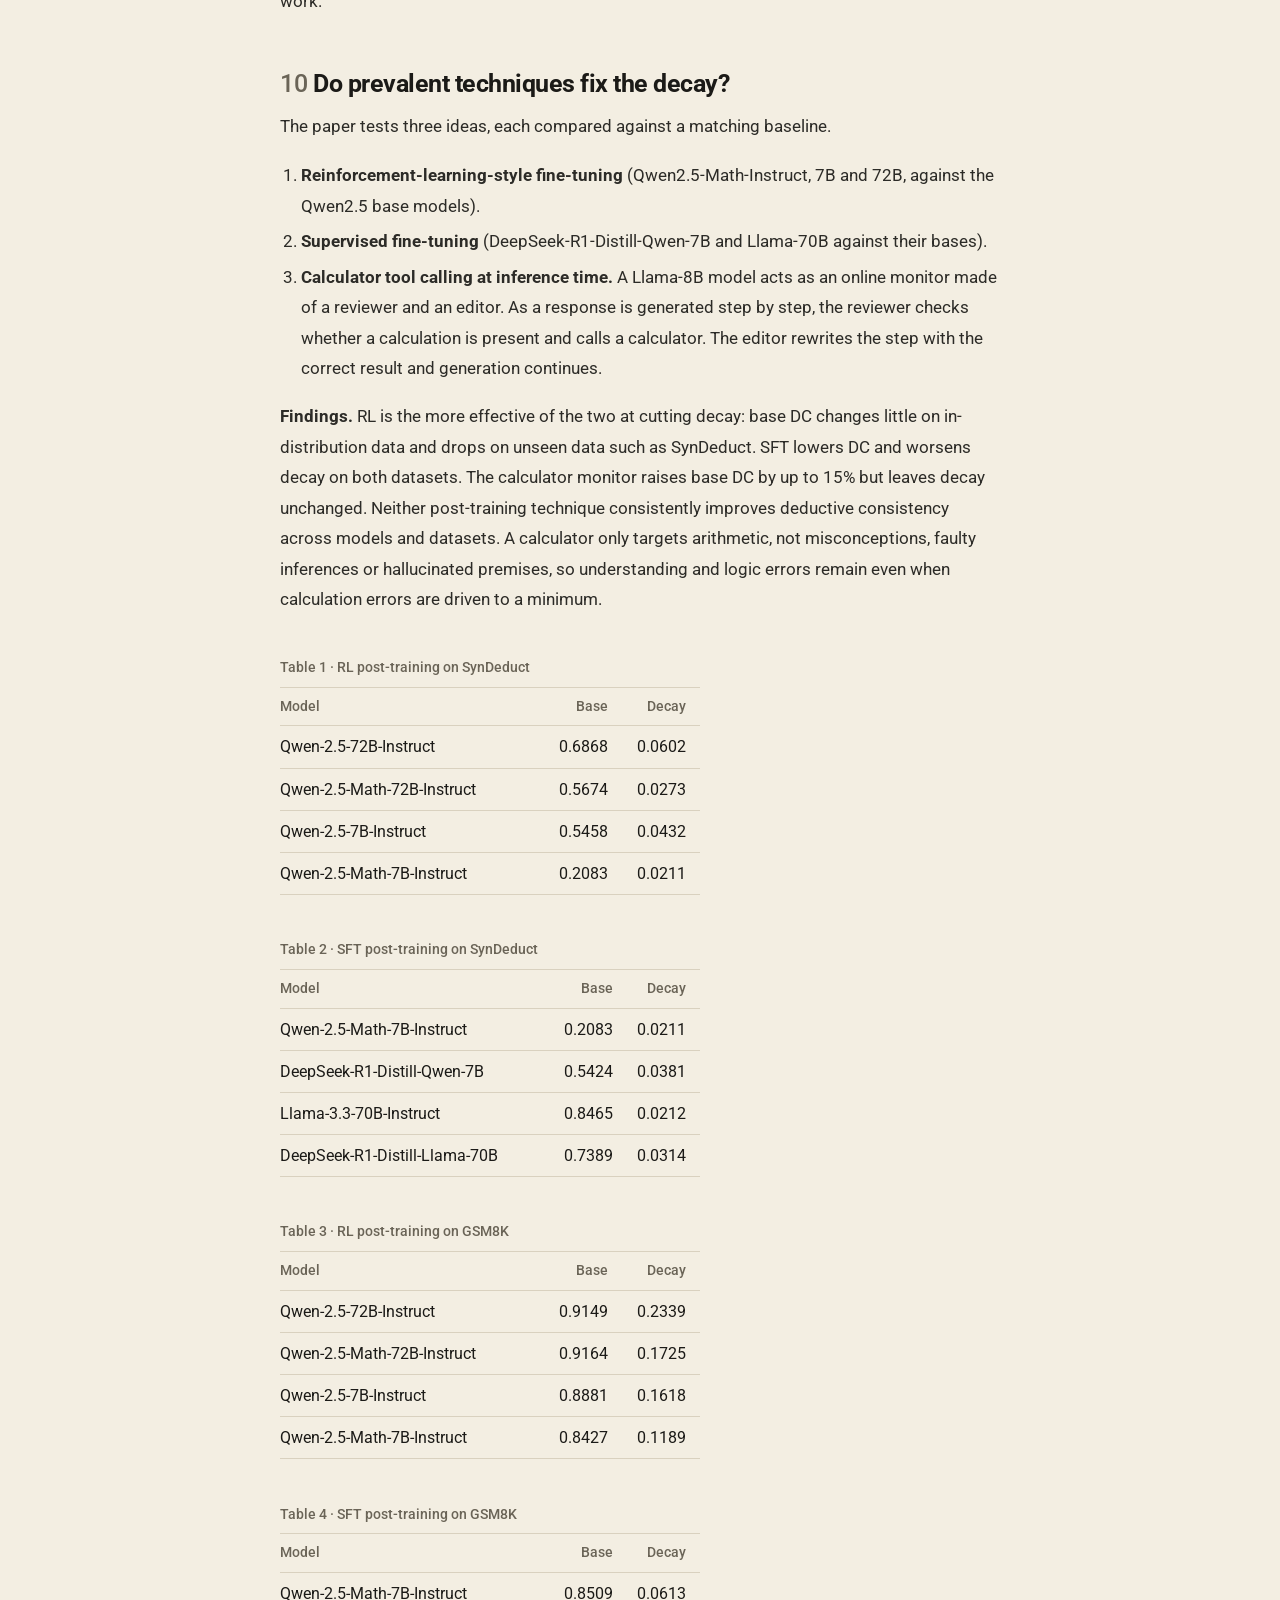
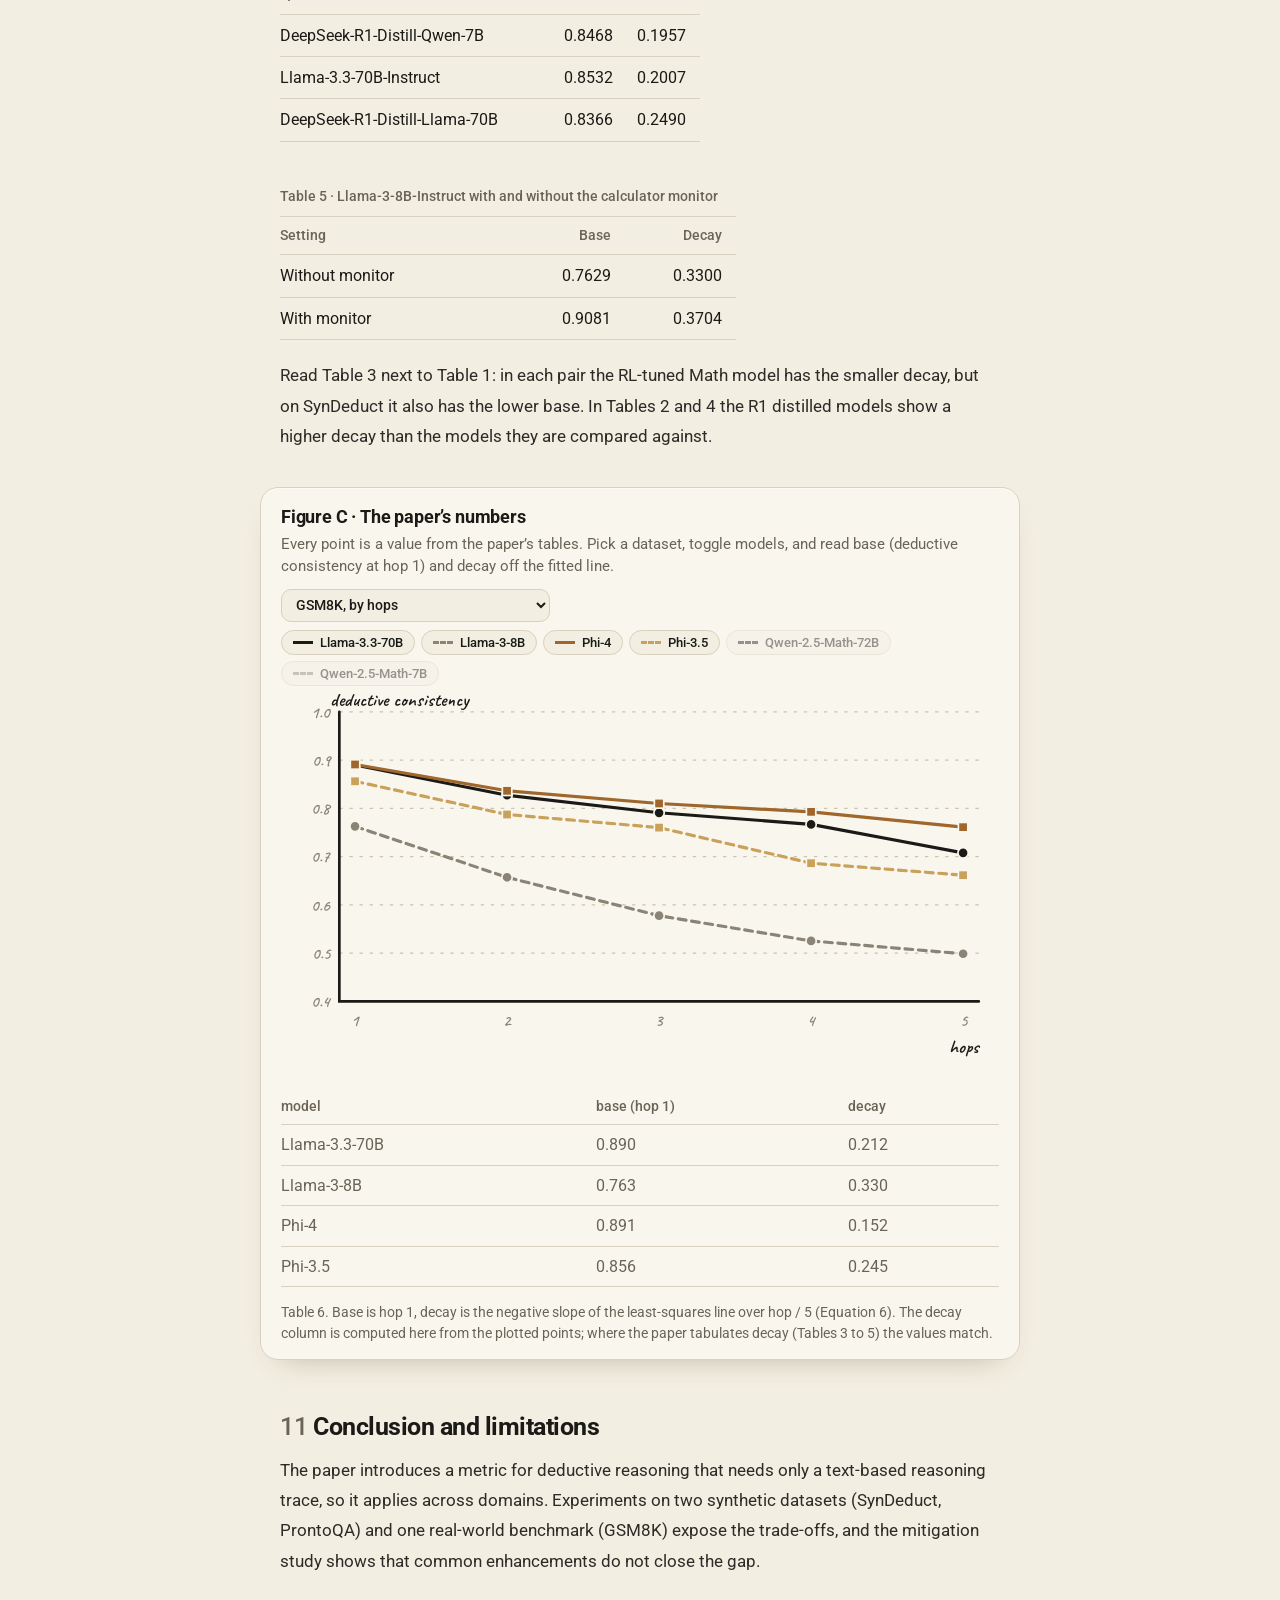
<file: blog/deduce.html>
<!doctype html>
<html lang="en">
<head>
  <meta charset="utf-8">
  <meta name="viewport" content="width=device-width, initial-scale=1">
  <title>Do language models reason, or just remember? | Atharva Pandey</title>
  <meta name="description" content="A full walkthrough of the DeduCE paper: deductive consistency, the pipeline that makes novel problems, every dataset, result, error analysis and mitigation, with interactive figures built from the paper's numbers.">
  <meta name="theme-color" content="#f3eee2">
  <link rel="icon" type="image/png" sizes="32x32" href="../assets/favicon-32.png?v=3">
  <link rel="icon" type="image/png" sizes="192x192" href="../assets/favicon-192.png?v=3">
  <link rel="apple-touch-icon" href="../assets/apple-touch-icon.png?v=3">
  <script>try{var t=localStorage.getItem('theme');if(t==='dark'||t==='light')document.documentElement.setAttribute('data-theme',t);}catch(e){}</script>
  <link rel="preload" href="../assets/fonts/roboto.woff2" as="font" type="font/woff2" crossorigin>
  <link rel="preload" href="../assets/fonts/caveat.woff2" as="font" type="font/woff2" crossorigin>
  <link rel="stylesheet" href="../css/style.css?v=4">
  <link rel="stylesheet" href="../css/blog.css?v=4">
</head>
<body>
  <header class="nav">
    <div class="container">
      <a class="brand" href="../index.html">Atharva Pandey</a>
      <nav class="nav-links" aria-label="Primary">
        <a href="../index.html#blog">Blog</a>
        <a href="../index.html#work">Work</a>
        <button class="btn btn-icon theme-toggle" type="button" aria-label="Toggle light / dark">
          <svg class="moon" viewBox="0 0 24 24" aria-hidden="true"><path d="M12 3a6 6 0 0 0 9 9 9 9 0 1 1-9-9Z"/></svg>
          <svg class="sun" viewBox="0 0 24 24" aria-hidden="true"><circle cx="12" cy="12" r="4"/><path d="M12 2v2M12 20v2M4.93 4.93l1.41 1.41M17.66 17.66l1.41 1.41M2 12h2M20 12h2M6.34 17.66l-1.41 1.41M19.07 4.93l-1.41 1.41"/></svg>
        </button>
      </nav>
    </div>
  </header>

  <main class="post">
    <p class="crumb"><a href="../index.html#blog">← All writing</a></p>
    <p class="kicker">paper walkthrough · ICLR 2025 Workshop on Reasoning and Planning</p>
    <h1>Do language models reason, or just remember? Count the hops</h1>
    <p class="dek">Frontier models ace Olympiad problems and still stumble on high-school maths they haven&rsquo;t seen. DeduCE grades the chain of thought instead of the final answer, and shows that models cope with long inputs far better than with long chains of inference.</p>
    <p class="byline">Atharva Pandey · Sept 2026 · Based on <a href="https://openreview.net/pdf?id=JpeDhIHEt9" target="_blank" rel="noopener">DeduCE: Deductive Consistency as a Framework to Evaluate LLM Reasoning (OpenReview PDF)</a> with K. Dubey, R. Sharma and A. Sharma</p>

    <div class="paper solo" data-scene="deduce">
      <div class="sketch"><svg class="sk" role="img" aria-label="Sketch: adding more premises leaves accuracy flat, but in a chain of dominoes standing for reasoning hops the later ones never fall and accuracy decays."></svg></div>
    </div>

    <div class="note"><p><strong>How to read this.</strong> This post walks through the whole paper in order: the metric, the pipeline that builds novel problems, the three datasets, every result, the error analysis, and the mitigation experiments. The four figures labelled &ldquo;From the paper&rdquo; are the paper&rsquo;s own. Figures A, B and C are interactive and use the paper&rsquo;s example and the numbers from its tables.</p></div>

    <h2><span class="sec">0</span>The short version</h2>
    <ul>
      <li><strong>Metric.</strong> <em>Deductive consistency</em> (DC) checks each step of a model&rsquo;s chain of thought against a reference proof, given a prefix of that proof, at a chosen number of hops.</li>
      <li><strong>Two subtasks, measured separately.</strong> Vary the prefix length <em>k</em> to test how well a model understands more premises. Vary the hop count <em>l</em> to test how well it infers conclusions over a longer horizon.</li>
      <li><strong>Novel problems.</strong> A pipeline turns a benchmark problem into a template plus code, then mutates the numbers, so answers cannot be memorised.</li>
      <li><strong>Main result.</strong> On GSM8K and ProntoQA, DC stays flat as the prefix grows but decays as the number of hops grows. On the original GSM8K problems the decay is invisible: DC is 1 for every model.</li>
      <li><strong>Why it fails.</strong> Errors are mostly calculation and logic errors. Reinforcement learning, supervised fine-tuning and a calculator tool reduce some errors but do not remove the decay.</li>
    </ul>

    <h2><span class="sec">1</span>Why grade more than the final answer?</h2>
    <p>Deductive reasoning has two parts: <strong>understanding</strong> a set of input premises, and <strong>inferring</strong> the conclusions that follow from them. A benchmark that reports only final accuracy mixes both together, and it also mixes in memorisation: if a model has seen a problem, or near copies of it, a right answer says little about whether it can deduce anything.</p>
    <p>The ideal test would need an oracle that can verify any candidate conclusion from the premises, which means computing the full deductive closure. That is almost never available. DeduCE instead asks for something practical: <em>one</em> correct solution per problem, and a way to check a model&rsquo;s steps against it.</p>
    <p>The paper places itself among three lines of work:</p>
    <ul>
      <li><strong>Evaluating beyond memorisation</strong> with synthetic data (DyVal) or perturbed versions of existing datasets for maths (GSM-Symbolic, DARG), analogical reasoning and deductive reasoning (RobustLR).</li>
      <li><strong>Metrics beyond final accuracy</strong>: answer plus explanation correctness, deductive competence tests, faithfulness of chain of thought, and detecting or fixing errors in a given solution.</li>
      <li><strong>Deductive reasoning in LLMs</strong>: LogicBench, JustLogic, syllogisms and intuitionistic proving, almost all scored by final accuracy.</li>
    </ul>
    <p>DeduCE aims to be one general metric for any task where reasoning can be written as steps.</p>

    <h2><span class="sec">2</span>Defining deductive consistency</h2>
    <h3>The setup</h3>
    <p>Take a proof system with a language <em>L</em> and inference rules <em>R</em>. A problem is a set of premises <em>P</em> and a target predicate <em>t</em>. The deductive closure Th(<em>P</em>) is everything provable from <em>P</em>. The paper&rsquo;s toy example uses statements of the form X&rarr;Y with transitivity as the only rule.</p>
    <blockquote>Premises: A&rarr;B; B&rarr;C; B&rarr;D; C&rarr;F; D&rarr;F; E&rarr;F; F&rarr;G. Target: A&rarr;G.<br>A reasoning system answers with A&rarr;D; A&rarr;E; E&rarr;G.</blockquote>
    <h3>Step 1: per-predicate consistency</h3>
    <p>With a complete proof system we can check each step the system writes, given the premises and its own earlier steps:</p>
    <div class="eqn">Cons<sub>d</sub> = &Sigma;<sub>i</sub> I(X<sub>i</sub> is correctly inferred) / |A(P, t)|</div>
    <p>In the example, A&rarr;D is fine, A&rarr;E does not follow from the premises, and E&rarr;G does. So Cons is 2 of 3, about 0.67, even though the proof reaches A&rarr;G. Final accuracy would say 1 and hide the wrong step.</p>
    <h3>Step 2: give the model a correct prefix</h3>
    <p>If step <em>j</em> is wrong, every later step depends on a wrong premise. So the paper adds the first <em>k</em> steps of a correct reference proof to the premises, <em>P&prime; = P &cup; R<sub>k</sub>(P, t)</em>, and lets the system complete the proof:</p>
    <div class="eqn">Cons<sub>d</sub>(k) = &Sigma;<sub>i=k+1..N</sub> I(X&prime;<sub>i</sub>) / |A(P&prime;, t)|<small>Equation 1</small></div>
    <p>With k = 1 the reference adds A&rarr;C and the system may still go wrong. With k = 2 it adds A&rarr;C and A&rarr;F and completes A&rarr;G correctly. As k grows we learn how well the system handles a longer list of premises.</p>
    <h3>Step 3: fix the right-censoring problem with hops</h3>
    <p>There is a catch. The more of the proof you hand over, the fewer inference steps are left. DC can therefore rise with k simply because the problem got easier. This is a right-censoring issue: the difficult far end of the chain is only reached by short prefixes. So the paper adds a second parameter, the number of <strong>hops</strong> <em>l</em>: the number of inference steps at which the system is checked.</p>
    <div class="eqn">DedCons<sub>d<sub>j</sub></sub>(k, l) = I(X&prime;<sub>k+l, j</sub>) &nbsp;&nbsp; DedCons(k, l) = &Sigma;<sub>d<sub>j</sub> &isin; D</sub> I(X&prime;<sub>k+l, j</sub>) / M<small>Equations 2 and 3, M is the number of problems</small></div>
    <p>Give the model the question plus a prefix of k reference steps, let it generate, and check step k + l. Vary k and you study premise understanding. Vary l and you study deductive inference. One problem now yields many evaluation instances instead of one final answer.</p>

    <figure class="paperfig">
      <img src="../assets/blog/deduce/fig1-windows.jpg" alt="Figure 1 of the paper: standard evaluation on the left, and on the right the DeduCE windows for prefix 1, 2 and 3 with the DC(k,l) values" width="1445" height="560" loading="lazy">
      <figcaption><b>From the paper, Figure 1.</b> Standard accuracy-based evaluation checks only the final answer. DeduCE breaks the same solution into windows of (prefix, hop). The slip on step 3 (326 instead of 320) appears as DC(0,3) = 0 and DC(1,2) = 0, while the final answer stays correct.</figcaption>
    </figure>

    <div class="fig" id="fig-window"></div>

    <h3>Base, decay and the ideal reasoner</h3>
    <p>To summarise a whole curve the paper defines two numbers. <strong>Base</strong> is the DC at the first hop. <strong>Decay</strong> is the negative slope of the best-fit line of DC against hops, with hops rescaled to run from 0 to 1 by dividing by the maximum number of hops &ell;<sub>max</sub>:</p>
    <div class="eqn">Decay = &minus; Cov( E<sub>k</sub>[DedCons(k, &ell;)] , &ell;/&ell;<sub>max</sub> ) / Var( &ell;/&ell;<sub>max</sub> )<small>Equations 4 to 6, the same definition applies with respect to the prefix k</small></div>
    <p>An ideal reasoner has a base close to 1 and zero decay, independent of both the number of premises k and the number of hops l. Decay is a per-model slope, so a decay of 0.2 means a model loses about 0.2 of its consistency over the full range of hops.</p>

    <h3>When only one reference proof exists</h3>
    <p>Even a single correct proof is enough, but there is a price. With only a reference solution S(P, t) we can verify only the predicates that appear in it. So the metric asks whether the reference&rsquo;s step k + l shows up in the model&rsquo;s proof:</p>
    <div class="eqn">DedCons<sub>single</sub>(k, l) = &Sigma;<sub>d<sub>j</sub></sub> I( Z<sub>k+l, j</sub> &isin; A(P&prime;<sub>j</sub>, t<sub>j</sub>) ) / M<small>Equation 7</small></div>
    <p>This can underestimate consistency. In the toy example the reference proof is A&rarr;C; A&rarr;F; A&rarr;G. A valid alternative, A&rarr;D; A&rarr;F; A&rarr;G, scores 0 at (k, l) = (0, 1) because A&rarr;C is missing. The paper therefore reports <strong>coverage</strong>, the share of the reference solution&rsquo;s variables that the model&rsquo;s solution also infers:</p>
    <div class="eqn">Coverage = &Sigma;<sub>d<sub>j</sub></sub> |V<sub>S(P<sub>j</sub>,t)</sub> &cap; V<sub>A(P<sub>j</sub>,t)</sub>| / &Sigma;<sub>d<sub>j</sub></sub> |V<sub>S(P<sub>j</sub>,t)</sub>|<small>Equation 8</small></div>
    <p>DC results are only interpretable when coverage is high. The paper&rsquo;s coverage table shows it is high across premise styles, which means the models&rsquo; solutions to the novel problems infer almost the same variables as the reference.</p>

    <h2><span class="sec">3</span>Building the evaluation: a pipeline for novel problems</h2>
    <p>Two practical requirements: a reference solution that can verify intermediate steps, and problems the model has not memorised.</p>
    <h3>When a correct solution is known</h3>
    <p>If a dataset comes from source code, that code is the reference. For each prefix k, show the SubjectLM the question and the prefix, let it write a chain of thought, and use a <em>Variable Extraction LM</em> (the parser) to read predicate values out of the natural language. Check each value against the computation graph of <code>tCode</code> at every hop, then average over the dataset to get DedCons(k, l).</p>
    <h3>When the dataset is real-world and needs novel problem generation</h3>
    <p>For sources like GSM8K there is no generating code, and memorisation is a real worry. The paper builds novel versions of each problem and gets a reference solution from an auxiliary model on the original one. It deliberately exploits memorisation here: a model that has seen the problem is more likely to write the correct reference.</p>
    <ol>
      <li><strong>Generate, then verify.</strong> An expert LM writes the solution in two equivalent forms: a templatised chain of thought (<code>tCoT</code>) and executable code (<code>tCode</code>). The chain of thought comes first so the reasoning is laid out clearly.</li>
      <li><strong>Check consistency.</strong> For the factual inputs, <code>tCode</code> and <code>tCoT</code> must yield identical intermediate values at each step. Only then is the code accepted as a symbolic encoding of the problem and its correct solution.</li>
      <li><strong>Mutate.</strong> Sample new seed premises (random integers under 100, no large numbers or floats), run <code>tCode</code> to get the intermediate values, and reinsert them into the templated question <code>tQ</code> and <code>tCoT</code>. The result is a new question Q&prime; with a fresh, correct ground-truth chain of thought.</li>
    </ol>
    <p>Other perturbations, such as renaming variables or adding irrelevant facts as in GSM-Symbolic, would plug into the same code. Three auxiliary models do the transformations: a <em>Templatization LM</em> for <code>tQ</code> and <code>tCoT</code>, a <em>Code Generation LM</em> for <code>tCode</code>, and the <em>Variable Extractor</em> for reading model outputs.</p>

    <figure class="paperfig">
      <img src="../assets/blog/deduce/fig4-pipeline.jpg" alt="Figure 4 of the paper: the GSM8K pipeline from factual dataset to template, code, mutation and deductive consistency computation" width="1447" height="529" loading="lazy">
      <figcaption><b>From the paper, Figure 4 (Appendix A.1).</b> The GSM8K pipeline: the factual problem is templatised, a code generator writes tCode, the code is mutated with new numbers, the subject LLM answers the mutated question given a prefix of premises, and DC and coverage are computed from its steps.</figcaption>
    </figure>

    <div class="fig" id="fig-mutate"></div>

    <h2><span class="sec">4</span>The datasets</h2>
    <ul>
      <li><strong>GSM8K.</strong> A random subset of 1,000 problems. Responses from the models under evaluation are filtered through the pipeline, and the problems that survive for every model form the final set: <strong>165 problem instances</strong>, each with <strong>10 counterfactual samples</strong>.</li>
      <li><strong>SynDeduct.</strong> The authors&rsquo; own synthetic generator, built for long reasoning chains with fine-grained control. A question can be steered from a starting premise A to an intermediate node I (the prefix k) and then from I to the target B (the hop l), so that Distance(A, B) = k + l. It samples DAGs of constants, variables and arithmetic operators, extracts paths as programmatic reasoning traces, and verbalises them with templates. Because the computation graph is known, no code generation or templated chain of thought is needed. Questions are binned by number of hops, mixing different prefix lengths inside each bin. Operators are limited to addition and subtraction to avoid inflating calculation errors.</li>
      <li><strong>ProntoQA.</strong> Synthetic logical reasoning with Modus Ponens in natural language. The paper generates up to <strong>5 hops</strong> with <strong>100 questions per hop</strong> for each of three ontologies (true, false, fictional). Each statement in a chain of thought is converted to first-order logic and checked with the Z3 solver.</li>
    </ul>

    <h2><span class="sec">5</span>Experimental setup</h2>
    <ul>
      <li><strong>Pipeline models.</strong> Llama-3-70B-Instruct acts as templatiser, code generator and variable extractor. About 30% of generations fail to produce valid JSON and are filtered out, with further sanity checks on top. Llama-3.1-8B-Instruct is the parser. Z3 verifies ProntoQA predicates. GPT-4o is used only for error analysis.</li>
      <li><strong>Models evaluated.</strong> Phi-3.5-mini, Phi-4, Qwen2.5-Math-7B, Qwen2.5-Math-72B, Llama-3.3-70B, Llama-3-8B, and R1-distilled variants. All are instruction-tuned.</li>
      <li><strong>Compute.</strong> One node with four Nvidia A100 80GB GPUs.</li>
    </ul>

    <h2><span class="sec">6</span>Results on GSM8K: premises versus inference</h2>
    <h3>Memorisation hides everything</h3>
    <p>On the original benchmark, DC is a constant 1 across hops for every model. On the perturbed problems it is significantly lower. That gap is the memorisation effect, and the decay over hops, which the original benchmark masks, is the paper&rsquo;s key result.</p>
    <figure class="paperfig">
      <img src="../assets/blog/deduce/fig2-hops.jpg" alt="Figure 2 of the paper: deductive consistency against hops for GSM8K-Mutated on the left and ProntoQA on the right" width="1406" height="574" loading="lazy">
      <figcaption><b>From the paper, Figure 2.</b> Left: deductive consistency against reasoning hops across models on GSM8K-Mutated. Right: the same on ProntoQA. An ideal model would be a flat line at 1.</figcaption>
    </figure>
    <h3>Base and decay by model</h3>
    <p>Larger models (Qwen2.5-Math-72B, Llama-3.3-70B), models trained on synthetic data (Phi-4) and maths-specific models reach higher base values, but even these decay as hops increase. Small models such as Llama-3-8B and Phi-3.5-mini have lower bases, and Llama-3-8B has the steepest decay. Concretely, from hop 1 to hop 5: Llama-3.3-70B goes from 0.890 to 0.708, Phi-4 from 0.891 to 0.761, Qwen2.5-Math-72B from 0.937 to 0.832 and Llama-3-8B from 0.763 to 0.499.</p>
    <h3>Premises hardly matter</h3>
    <p>Deductive consistency changes little as the prefix grows (Table 12 in the paper, reproduced in Figure C). Llama-3.3-70B, for example, sits between 0.79 and 0.80 for every prefix from 1 to 5. So the evidence points to a hypothesis with two halves: consistency depends on hops, but not on premises. The paper flags one caveat: GSM8K problems are simple, so the longest prefix it could test is 7.</p>
    <h3>Two hypotheses about why accuracy drops on novel problems</h3>
    <p>Earlier work reports lower accuracy on novel maths problems. DC lets the paper test two explanations.</p>
    <ul>
      <li><strong>H1: novel problems cause early errors that propagate.</strong> DC at the first hop remains high, so models do get the first step right. Novel problems do not cause early errors. They do cause frequent calculation slips, and those slips propagate, so H1 holds only in part.</li>
      <li><strong>H2: novel problems change the style of the chain of thought, which causes faulty reasoning.</strong> To test it, the paper adds premises in four styles: the original wording from the model&rsquo;s answer to the benchmark problem, and three paraphrases. <em>Vanilla</em> rewords conventionally. <em>Axiomatic</em> restates the fact as an axiom, such as &ldquo;ADD(60, 12) yields 72&rdquo;. <em>Reverse</em> puts the effect before its cause: &ldquo;Yasna has to read the 72 pages, which is the sum of 60 and 12&rdquo;. Base values dip slightly for the paraphrases. The differences are statistically significant at 0.05 in a t-test, but Cohen&rsquo;s d is below 0.1, so the effect is tiny. The paper concludes there is only weak evidence for H2.</li>
    </ul>

    <h2><span class="sec">7</span>Results on SynDeduct: a longer horizon</h2>
    <p>GSM8K stops at five hops, so SynDeduct is designed for chains up to twelve hops long. The trend agrees with GSM8K: DC falls as hops increase. Larger models are more resilient, while smaller models such as Llama-3-8B collapse. Qwen2.5-Math-7B starts at 0.21 at hop 1 and reaches 0 at hop 12. Llama-3.3-70B goes from 0.85 to 0.61, and DeepSeek-R1-Distill-Llama-70B from 0.74 to 0.33.</p>
    <figure class="paperfig narrow">
      <img src="../assets/blog/deduce/fig3-synded.jpg" alt="Figure 3 of the paper: deductive consistency against hops 1 to 12 on SynDeduct for eight models" width="739" height="456" loading="lazy">
      <figcaption><b>From the paper, Figure 3.</b> Deductive consistency with standard error against hops 1 to 12 on SynDeduct. Each hop bin has roughly the same spread of prefixes.</figcaption>
    </figure>
    <p>On SynDeduct the paper also notes that accuracy falls as the prefix segments grow for some models. It offers the larger token budget as a possible factor, then argues against context length as the cause: the task never exceeds about 10k tokens, and every model except Llama-3-8B has a context window well beyond that.</p>

    <h2><span class="sec">8</span>Results on ProntoQA</h2>
    <p>ProntoQA is built for multi-hop factual reasoning, and Figure 2 (right) shows a consistent decay with hops. The absolute values are high, mostly between 0.93 and 1.0. Phi-4, the 70B models and Qwen2.5-Math-72B stay close to 1, while several 7B models slip to roughly 0.94 to 0.95 by hop 5. Phi-4 also shows negligible decay with the prefix, which the paper suspects is because it is trained on similar synthetic data. The overall pattern matches GSM8K and SynDeduct.</p>

    <h2><span class="sec">9</span>Where do the errors come from?</h2>
    <p>To label errors the paper groups GSM8K problems by how many of their mutated variants a model gets right (from all right to all wrong) and uses GPT-4o to categorise the mistakes. It uses three categories on GSM8K:</p>
    <ul>
      <li><strong>Calculation.</strong> Arithmetic and rounding slips, plus errors carried forward from an earlier slip.</li>
      <li><strong>Logic.</strong> Wrongly applying a rule, operator or formula.</li>
      <li><strong>Understanding.</strong> A wrong assumption about, or contradiction of, a stated fact. This shows up when a problem is far from the real world, such as a week with 97 days.</li>
    </ul>
    <p>Calculation errors are the largest category, and they occur inside the chain of thought during arithmetic. The paper gives one example of each kind.</p>
    <blockquote><strong>Logic.</strong> Two vampires arrive in a village of 33 people. Each night every vampire turns 95 people into vampires. Qwen2.5-Math-72B computes 192 vampires after night one and then 192 &times; 95 = 18,240 new vampires on night two, ignoring that the village only has 33 people.</blockquote>
    <blockquote><strong>Understanding.</strong> James writes a 36-page letter to 71 friends 32 times a week. Phi-4 computes 36 &times; 71 pages a week and never uses the 32, misreading the setup as one letter per friend per week.</blockquote>
    <blockquote><strong>Calculation.</strong> Max collects trains (53 per birthday, 18 per Christmas, for 16 years, then his parents double the total). Llama-3-8B correctly gets 1,136 trains, then writes 1,136 &times; 2 = 2,268 (it is 2,272). The final 3,404 is a propagated error, and the right total is 3,408.</blockquote>
    <p>Two more findings from the qualitative study. First, models show a <strong>pretraining bias</strong>: they reproduce the reasoning graph of the vanilla solution even when the mutated problem changes it. Second, some logic errors come from ambiguous natural language. A phrase like &ldquo;my brother is twice more older than me&rdquo; should arguably be myAge + myAge &times; 2, but models read it as 2 &times; myAge, which is what &ldquo;twice as old&rdquo; means.</p>
    <h3>On SynDeduct the categories are stricter</h3>
    <p>The paper defines them by what went wrong at one step: <em>Calculation</em> is right operands and operator with wrong arithmetic (7 &minus; 7 = &minus;3). <em>Logic</em> is right operands with the wrong operator (writing + where the step said &ldquo;difference&rdquo;). <em>Understanding</em> is the wrong operands or a misread definition (using T instead of Y). <em>Garbled</em> is an incoherent answer or repeated backtracking, and <em>Exit</em> covers cases where the analysing model&rsquo;s output could not be parsed.</p>
    <p>Calculation errors dominate at every prefix and hop level. Understanding errors are present and roughly constant, and logic errors are rare. A large share of errors are <strong>garbled</strong>, which the authors flag as a concern: they tried recommended sampling and prompt settings and different serving stacks (vLLM, transformers) without changing it, and other models (Phi-4, Qwen 7B, Qwen 7B R1) do much better under identical conditions. They leave this failure mode for future work.</p>

    <h2><span class="sec">10</span>Do prevalent techniques fix the decay?</h2>
    <p>The paper tests three ideas, each compared against a matching baseline.</p>
    <ol>
      <li><strong>Reinforcement-learning-style fine-tuning</strong> (Qwen2.5-Math-Instruct, 7B and 72B, against the Qwen2.5 base models).</li>
      <li><strong>Supervised fine-tuning</strong> (DeepSeek-R1-Distill-Qwen-7B and Llama-70B against their bases).</li>
      <li><strong>Calculator tool calling at inference time.</strong> A Llama-8B model acts as an online monitor made of a reviewer and an editor. As a response is generated step by step, the reviewer checks whether a calculation is present and calls a calculator. The editor rewrites the step with the correct result and generation continues.</li>
    </ol>
    <p><strong>Findings.</strong> RL is the more effective of the two at cutting decay: base DC changes little on in-distribution data and drops on unseen data such as SynDeduct. SFT lowers DC and worsens decay on both datasets. The calculator monitor raises base DC by up to 15% but leaves decay unchanged. Neither post-training technique consistently improves deductive consistency across models and datasets. A calculator only targets arithmetic, not misconceptions, faulty inferences or hallucinated premises, so understanding and logic errors remain even when calculation errors are driven to a minimum.</p>
    <div class="tbl-wrap"><table class="rank">
      <tr><th colspan="3">Table 1 · RL post-training on SynDeduct</th></tr>
      <tr><th>Model</th><th class="num">Base</th><th class="num">Decay</th></tr>
      <tr><td>Qwen-2.5-72B-Instruct</td><td class="num">0.6868</td><td class="num">0.0602</td></tr>
      <tr><td>Qwen-2.5-Math-72B-Instruct</td><td class="num">0.5674</td><td class="num">0.0273</td></tr>
      <tr><td>Qwen-2.5-7B-Instruct</td><td class="num">0.5458</td><td class="num">0.0432</td></tr>
      <tr><td>Qwen-2.5-Math-7B-Instruct</td><td class="num">0.2083</td><td class="num">0.0211</td></tr>
    </table></div>
    <div class="tbl-wrap"><table class="rank">
      <tr><th colspan="3">Table 2 · SFT post-training on SynDeduct</th></tr>
      <tr><th>Model</th><th class="num">Base</th><th class="num">Decay</th></tr>
      <tr><td>Qwen-2.5-Math-7B-Instruct</td><td class="num">0.2083</td><td class="num">0.0211</td></tr>
      <tr><td>DeepSeek-R1-Distill-Qwen-7B</td><td class="num">0.5424</td><td class="num">0.0381</td></tr>
      <tr><td>Llama-3.3-70B-Instruct</td><td class="num">0.8465</td><td class="num">0.0212</td></tr>
      <tr><td>DeepSeek-R1-Distill-Llama-70B</td><td class="num">0.7389</td><td class="num">0.0314</td></tr>
    </table></div>
    <div class="tbl-wrap"><table class="rank">
      <tr><th colspan="3">Table 3 · RL post-training on GSM8K</th></tr>
      <tr><th>Model</th><th class="num">Base</th><th class="num">Decay</th></tr>
      <tr><td>Qwen-2.5-72B-Instruct</td><td class="num">0.9149</td><td class="num">0.2339</td></tr>
      <tr><td>Qwen-2.5-Math-72B-Instruct</td><td class="num">0.9164</td><td class="num">0.1725</td></tr>
      <tr><td>Qwen-2.5-7B-Instruct</td><td class="num">0.8881</td><td class="num">0.1618</td></tr>
      <tr><td>Qwen-2.5-Math-7B-Instruct</td><td class="num">0.8427</td><td class="num">0.1189</td></tr>
    </table></div>
    <div class="tbl-wrap"><table class="rank">
      <tr><th colspan="3">Table 4 · SFT post-training on GSM8K</th></tr>
      <tr><th>Model</th><th class="num">Base</th><th class="num">Decay</th></tr>
      <tr><td>Qwen-2.5-Math-7B-Instruct</td><td class="num">0.8509</td><td class="num">0.0613</td></tr>
      <tr><td>DeepSeek-R1-Distill-Qwen-7B</td><td class="num">0.8468</td><td class="num">0.1957</td></tr>
      <tr><td>Llama-3.3-70B-Instruct</td><td class="num">0.8532</td><td class="num">0.2007</td></tr>
      <tr><td>DeepSeek-R1-Distill-Llama-70B</td><td class="num">0.8366</td><td class="num">0.2490</td></tr>
    </table></div>
    <div class="tbl-wrap"><table class="rank">
      <tr><th colspan="3">Table 5 · Llama-3-8B-Instruct with and without the calculator monitor</th></tr>
      <tr><th>Setting</th><th class="num">Base</th><th class="num">Decay</th></tr>
      <tr><td>Without monitor</td><td class="num">0.7629</td><td class="num">0.3300</td></tr>
      <tr><td>With monitor</td><td class="num">0.9081</td><td class="num">0.3704</td></tr>
    </table></div>
    <p>Read Table 3 next to Table 1: in each pair the RL-tuned Math model has the smaller decay, but on SynDeduct it also has the lower base. In Tables 2 and 4 the R1 distilled models show a higher decay than the models they are compared against.</p>

    <div class="fig" id="fig-data"></div>

    <h2><span class="sec">11</span>Conclusion and limitations</h2>
    <p>The paper introduces a metric for deductive reasoning that needs only a text-based reasoning trace, so it applies across domains. Experiments on two synthetic datasets (SynDeduct, ProntoQA) and one real-world benchmark (GSM8K) expose the trade-offs, and the mitigation study shows that common enhancements do not close the gap.</p>
    <p>Two limitations are stated plainly. The approach relies on auxiliary language models for parsing, error analysis and data pipelining, and residual inaccuracies may persist despite the measures taken. And the evaluation covers only <strong>linear</strong> reasoning traces; extending the framework to non-linear inference chains is future work.</p>

    <h2><span class="sec">12</span>Takeaways</h2>
    <ul>
      <li>If you evaluate on published benchmarks only, you may be measuring recall. Perturbing the numbers reveals decay that is completely hidden on the original problems.</li>
      <li>Long inputs are not the main problem. Long chains of inference are. Deductive consistency stays flat as more premises are given and declines as more hops are needed.</li>
      <li>Most failures at each hop are arithmetic and logic slips, not misreading the question, and current fixes such as RL, SFT and a calculator do not remove the decay.</li>
      <li>Report base and decay, and check coverage before trusting either one.</li>
    </ul>

    <p class="post-end">Read the paper: <a href="https://openreview.net/pdf?id=JpeDhIHEt9" target="_blank" rel="noopener">OpenReview PDF</a> · an earlier version is on <a href="https://arxiv.org/abs/2504.07080" target="_blank" rel="noopener">arXiv</a></p>
  </main>

  <footer id="contact">
    <div class="container">
      <div><p class="sign">Atharva Pandey</p><p>© <span id="year">2026</span> · drawn in code</p></div>
      <div class="foot-links">
        <a class="btn btn-sm" href="../index.html">Home</a>
        <a class="btn btn-sm social" href="https://scholar.google.com/citations?user=NfsKI5kAAAAJ&amp;hl=en" target="_blank" rel="noopener" aria-label="Google Scholar" title="Google Scholar"><svg viewBox="0 0 24 24" aria-hidden="true" class="brand"><path d="M5.242 13.769L0 9.5 12 0l12 9.5-5.242 4.269C17.548 11.249 14.978 9.5 12 9.5c-2.977 0-5.548 1.748-6.758 4.269zM12 10a7 7 0 1 0 0 14 7 7 0 0 0 0-14z"/></svg></a>
        <a class="btn btn-sm social" href="https://github.com/Atharvap14" target="_blank" rel="noopener" aria-label="GitHub" title="GitHub"><svg viewBox="0 0 24 24" aria-hidden="true" class="brand"><path d="M12 .297c-6.63 0-12 5.373-12 12 0 5.303 3.438 9.8 8.205 11.385.6.113.82-.258.82-.577 0-.285-.01-1.04-.015-2.04-3.338.724-4.042-1.61-4.042-1.61C4.422 18.07 3.633 17.7 3.633 17.7c-1.087-.744.084-.729.084-.729 1.205.084 1.838 1.236 1.838 1.236 1.07 1.835 2.809 1.305 3.495.998.108-.776.417-1.305.76-1.605-2.665-.3-5.466-1.332-5.466-5.93 0-1.31.465-2.38 1.235-3.22-.135-.303-.54-1.523.105-3.176 0 0 1.005-.322 3.3 1.23.96-.267 1.98-.399 3-.405 1.02.006 2.04.138 3 .405 2.28-1.552 3.285-1.23 3.285-1.23.645 1.653.24 2.873.12 3.176.765.84 1.23 1.91 1.23 3.22 0 4.61-2.805 5.625-5.475 5.92.42.36.81 1.096.81 2.22 0 1.606-.015 2.896-.015 3.286 0 .315.21.69.825.57C20.565 22.092 24 17.592 24 12.297c0-6.627-5.373-12-12-12"/></svg></a>
        <a class="btn btn-sm social" href="https://www.linkedin.com/in/atpan/" target="_blank" rel="noopener" aria-label="LinkedIn" title="LinkedIn"><svg viewBox="0 0 24 24" aria-hidden="true" class="brand"><path d="M20.447 20.452h-3.554v-5.569c0-1.328-.027-3.037-1.852-3.037-1.853 0-2.136 1.445-2.136 2.939v5.667H9.351V9h3.414v1.561h.046c.477-.9 1.637-1.85 3.37-1.85 3.601 0 4.267 2.37 4.267 5.455v6.286zM5.337 7.433c-1.144 0-2.063-.926-2.063-2.065 0-1.138.92-2.063 2.063-2.063 1.14 0 2.064.925 2.064 2.063 0 1.139-.925 2.065-2.064 2.065zm1.782 13.019H3.555V9h3.564v11.452zM22.225 0H1.771C.792 0 0 .774 0 1.729v20.542C0 23.227.792 24 1.771 24h20.451C23.2 24 24 23.227 24 22.271V1.729C24 .774 23.2 0 22.222 0h.003z"/></svg></a>
        <a class="btn btn-sm social" href="https://x.com/cloneofatharva" target="_blank" rel="noopener" aria-label="X" title="X"><svg viewBox="0 0 24 24" aria-hidden="true" class="brand"><path d="M14.234 10.162 22.977 0h-2.072l-7.591 8.824L7.251 0H.258l9.168 13.343L.258 24H2.33l8.016-9.318L16.749 24h6.993zm-2.837 3.299-.929-1.329L3.076 1.56h3.182l5.965 8.532.929 1.329 7.754 11.09h-3.182z"/></svg></a>
      </div>
    </div>
  </footer>

  <script src="../js/theme.js"></script>
  <script src="../js/sketch.js"></script>
  <script src="../js/glyphs.js"></script>
  <script src="../js/scenes.js"></script>
  <script src="../js/main.js?v=4"></script>
  <script src="../js/viz.js?v=4"></script>
  <script src="../js/blog-deduce.js?v=4"></script>
</body>
</html>
</file>
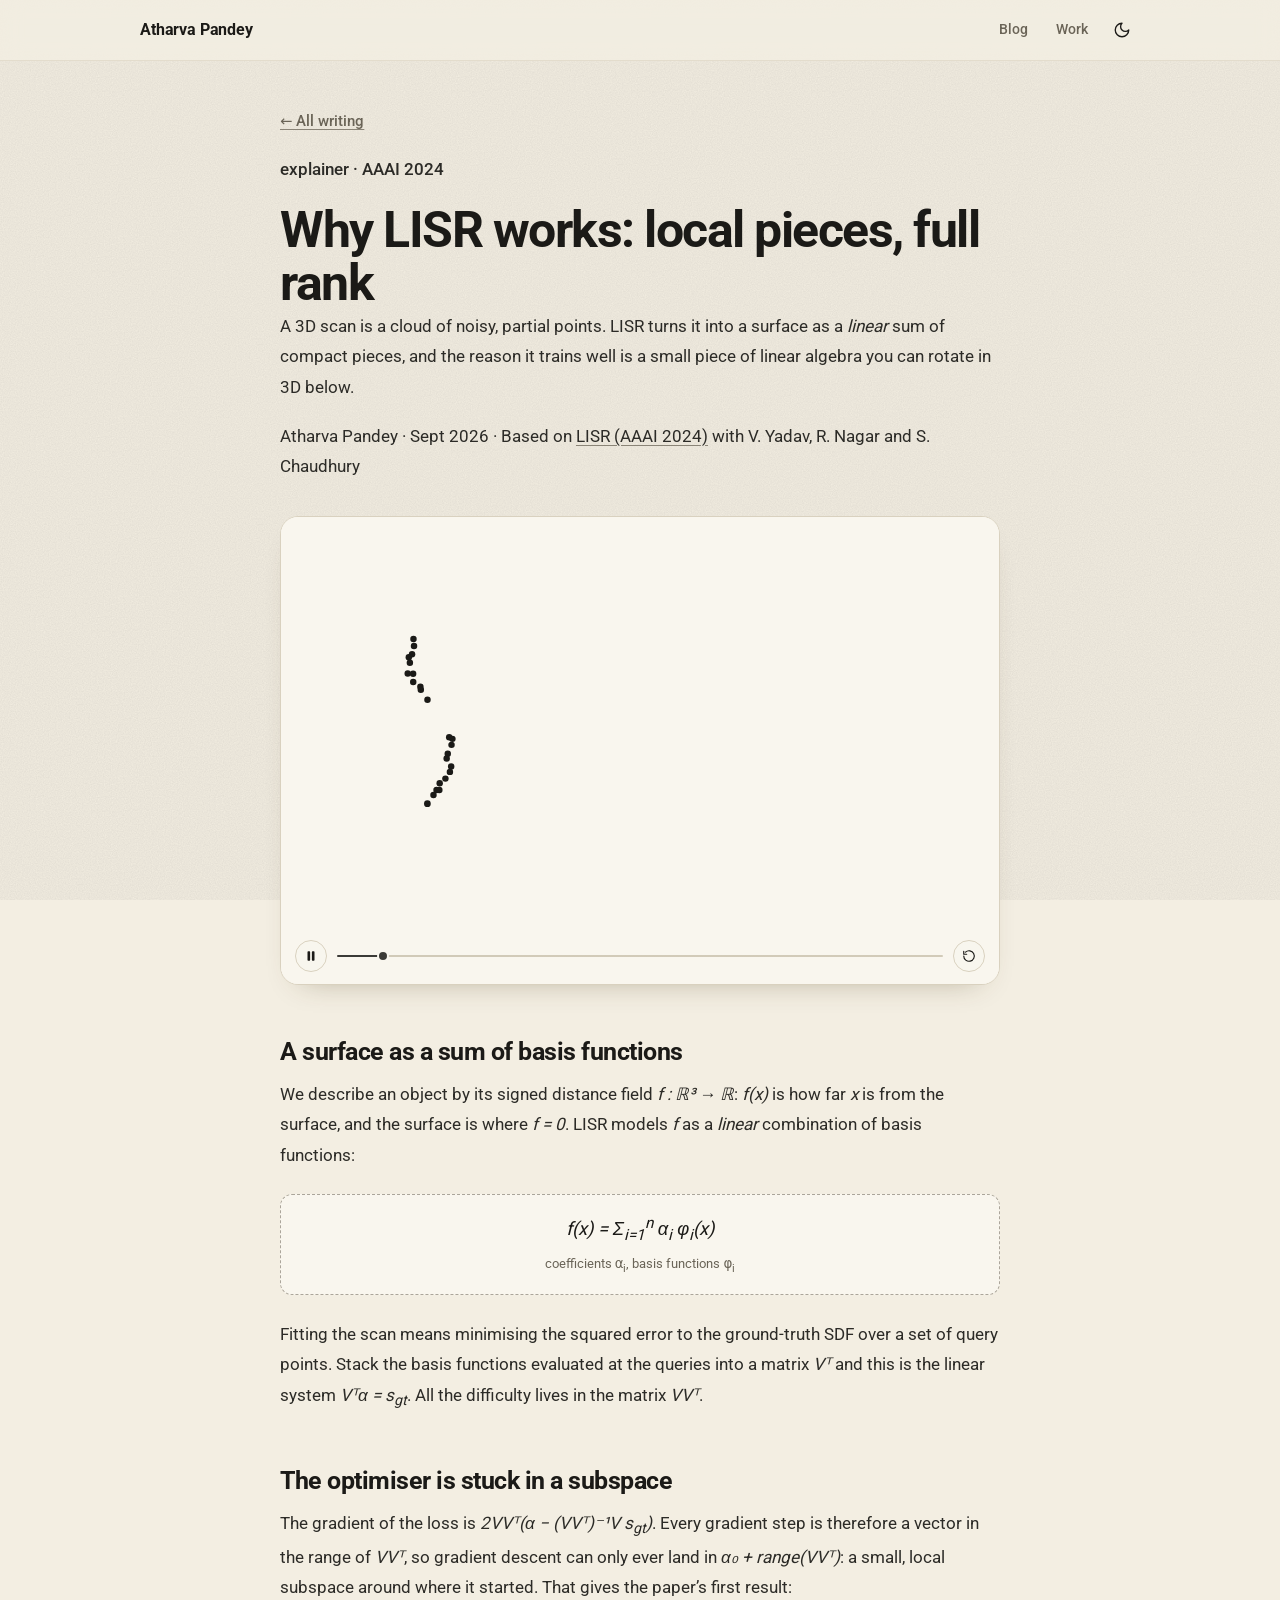
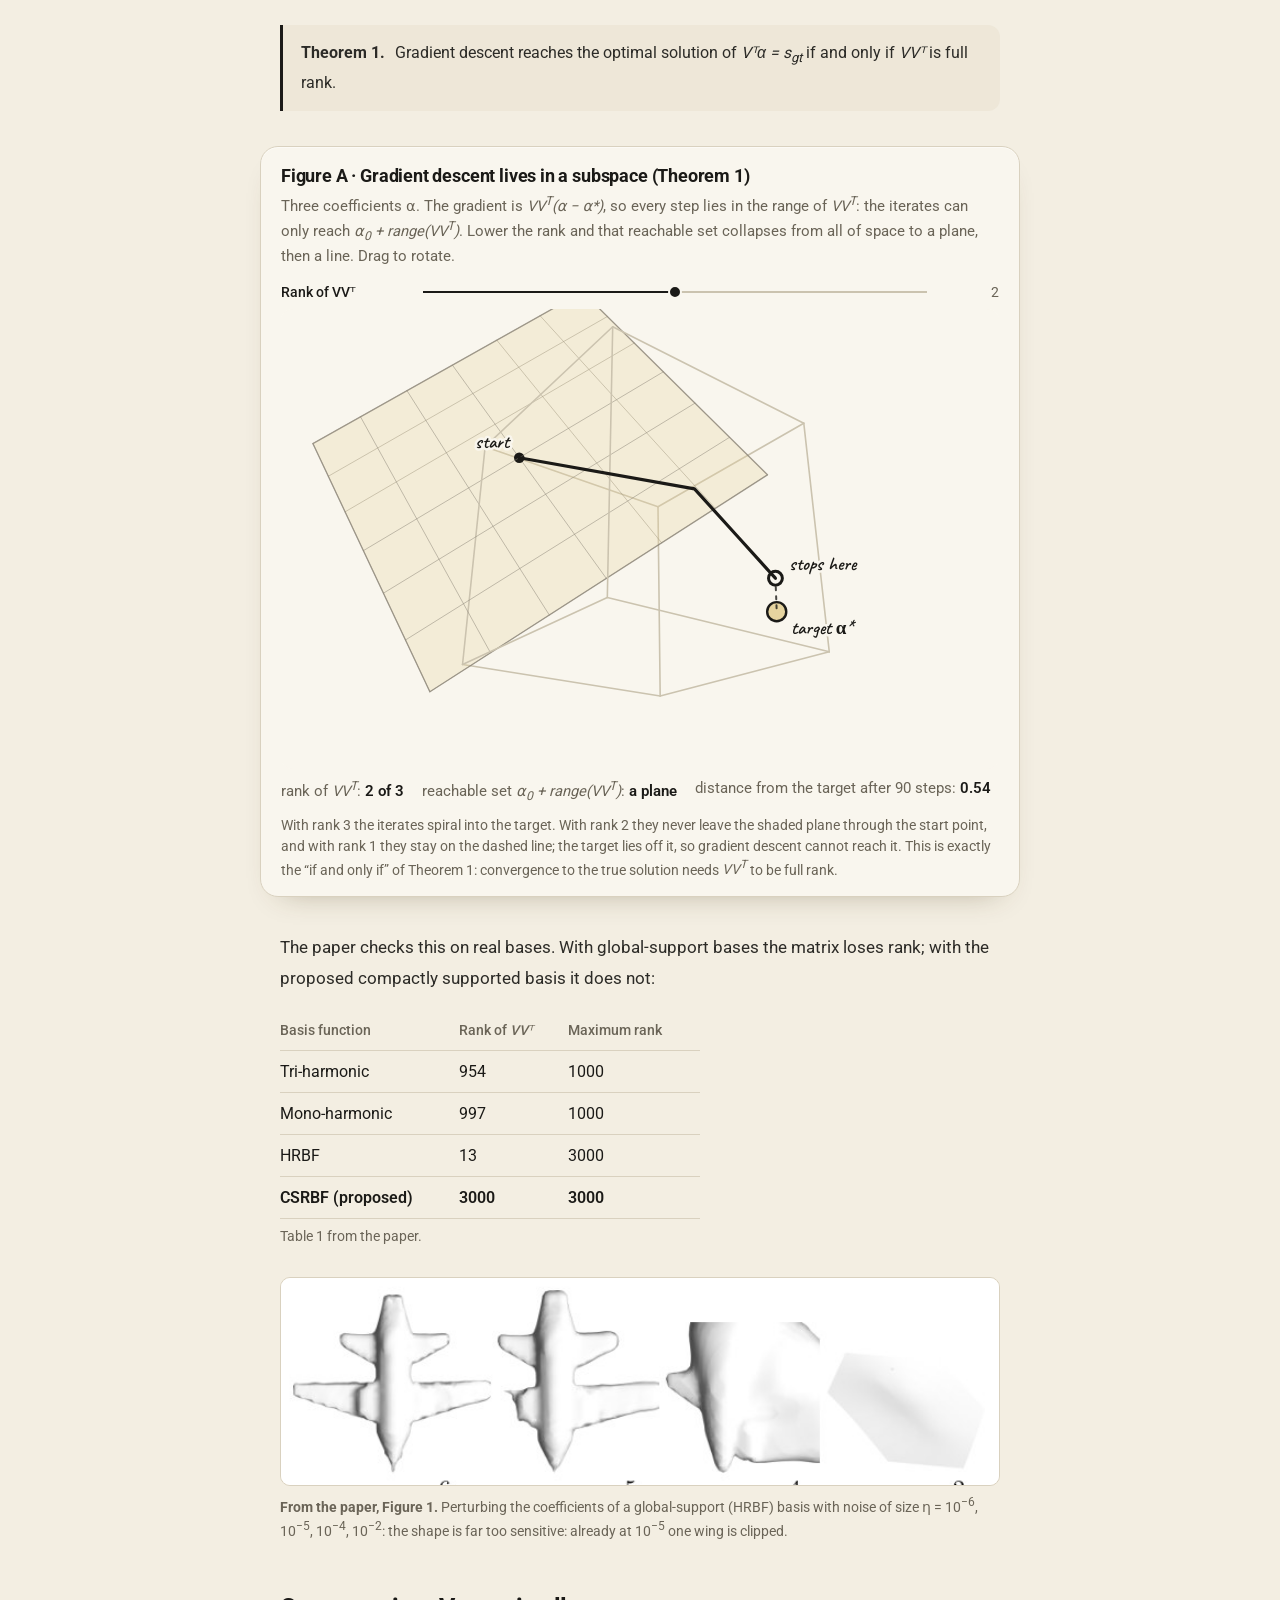
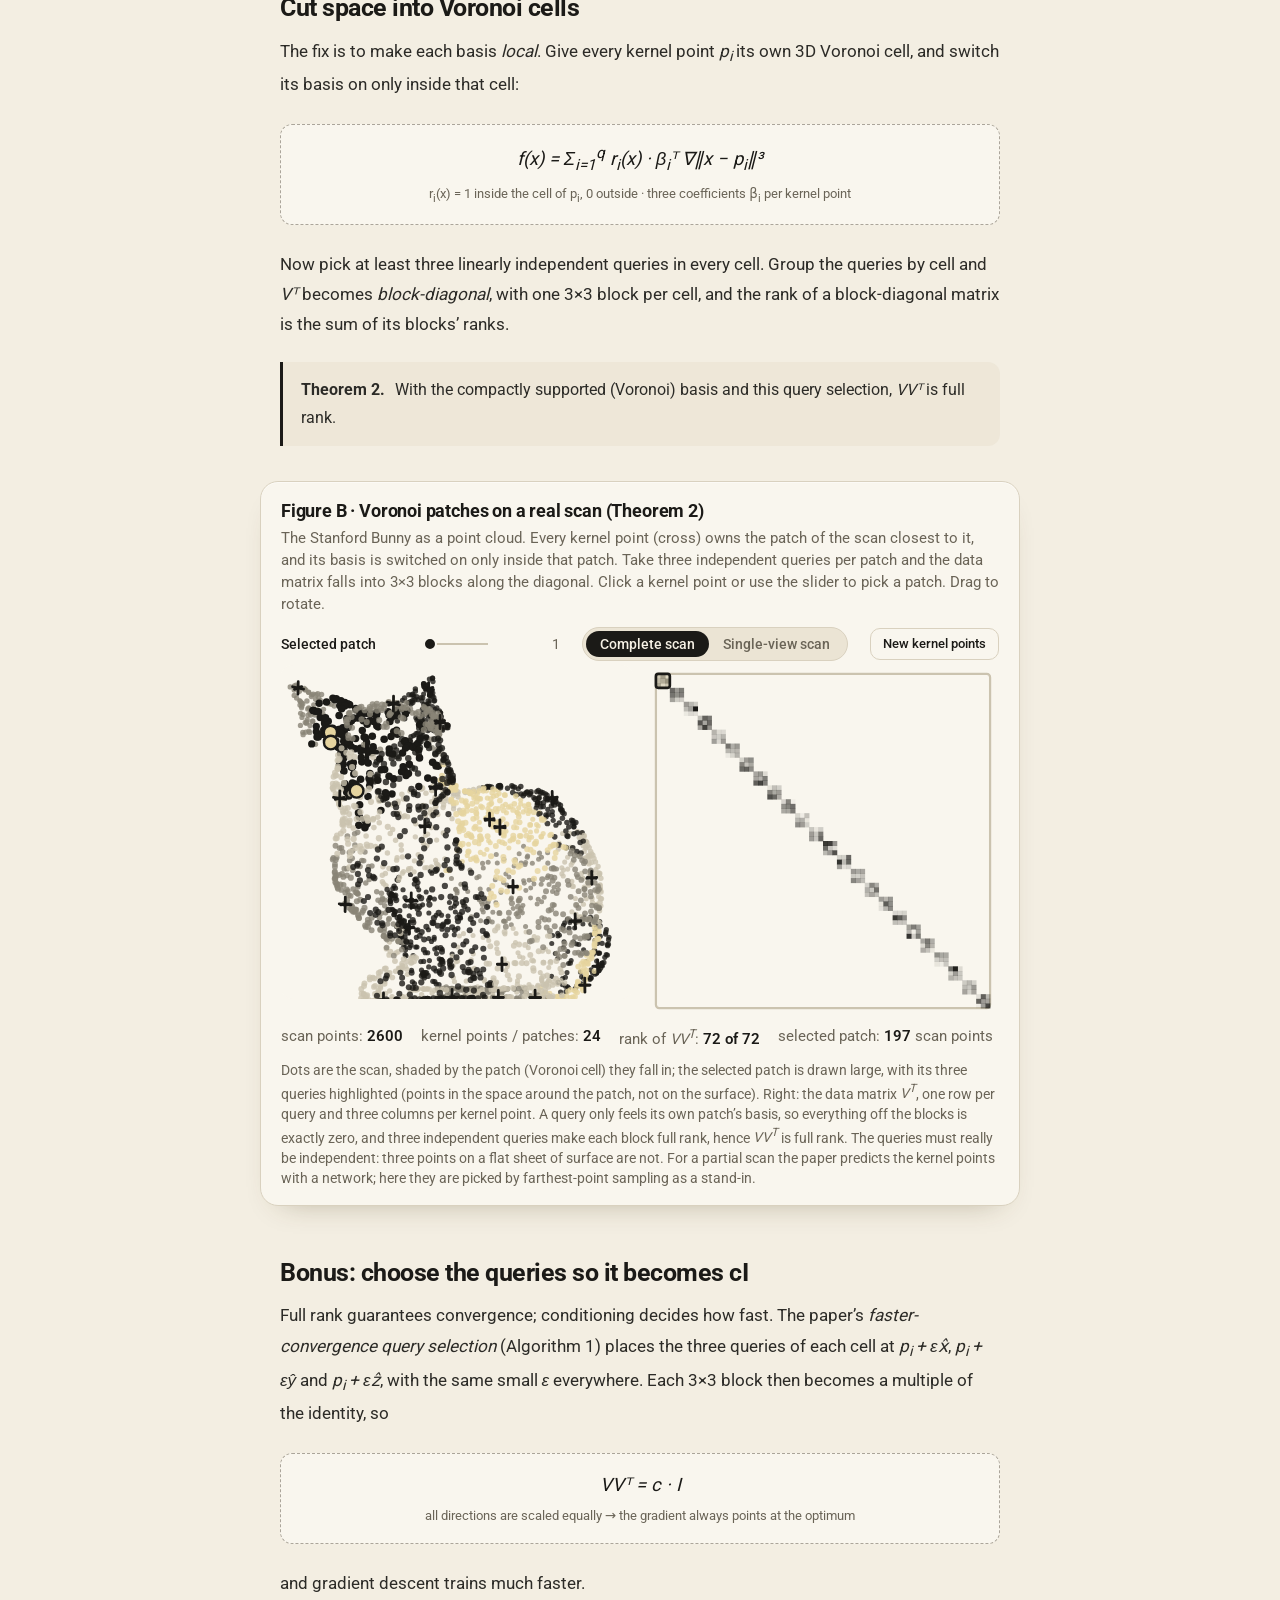
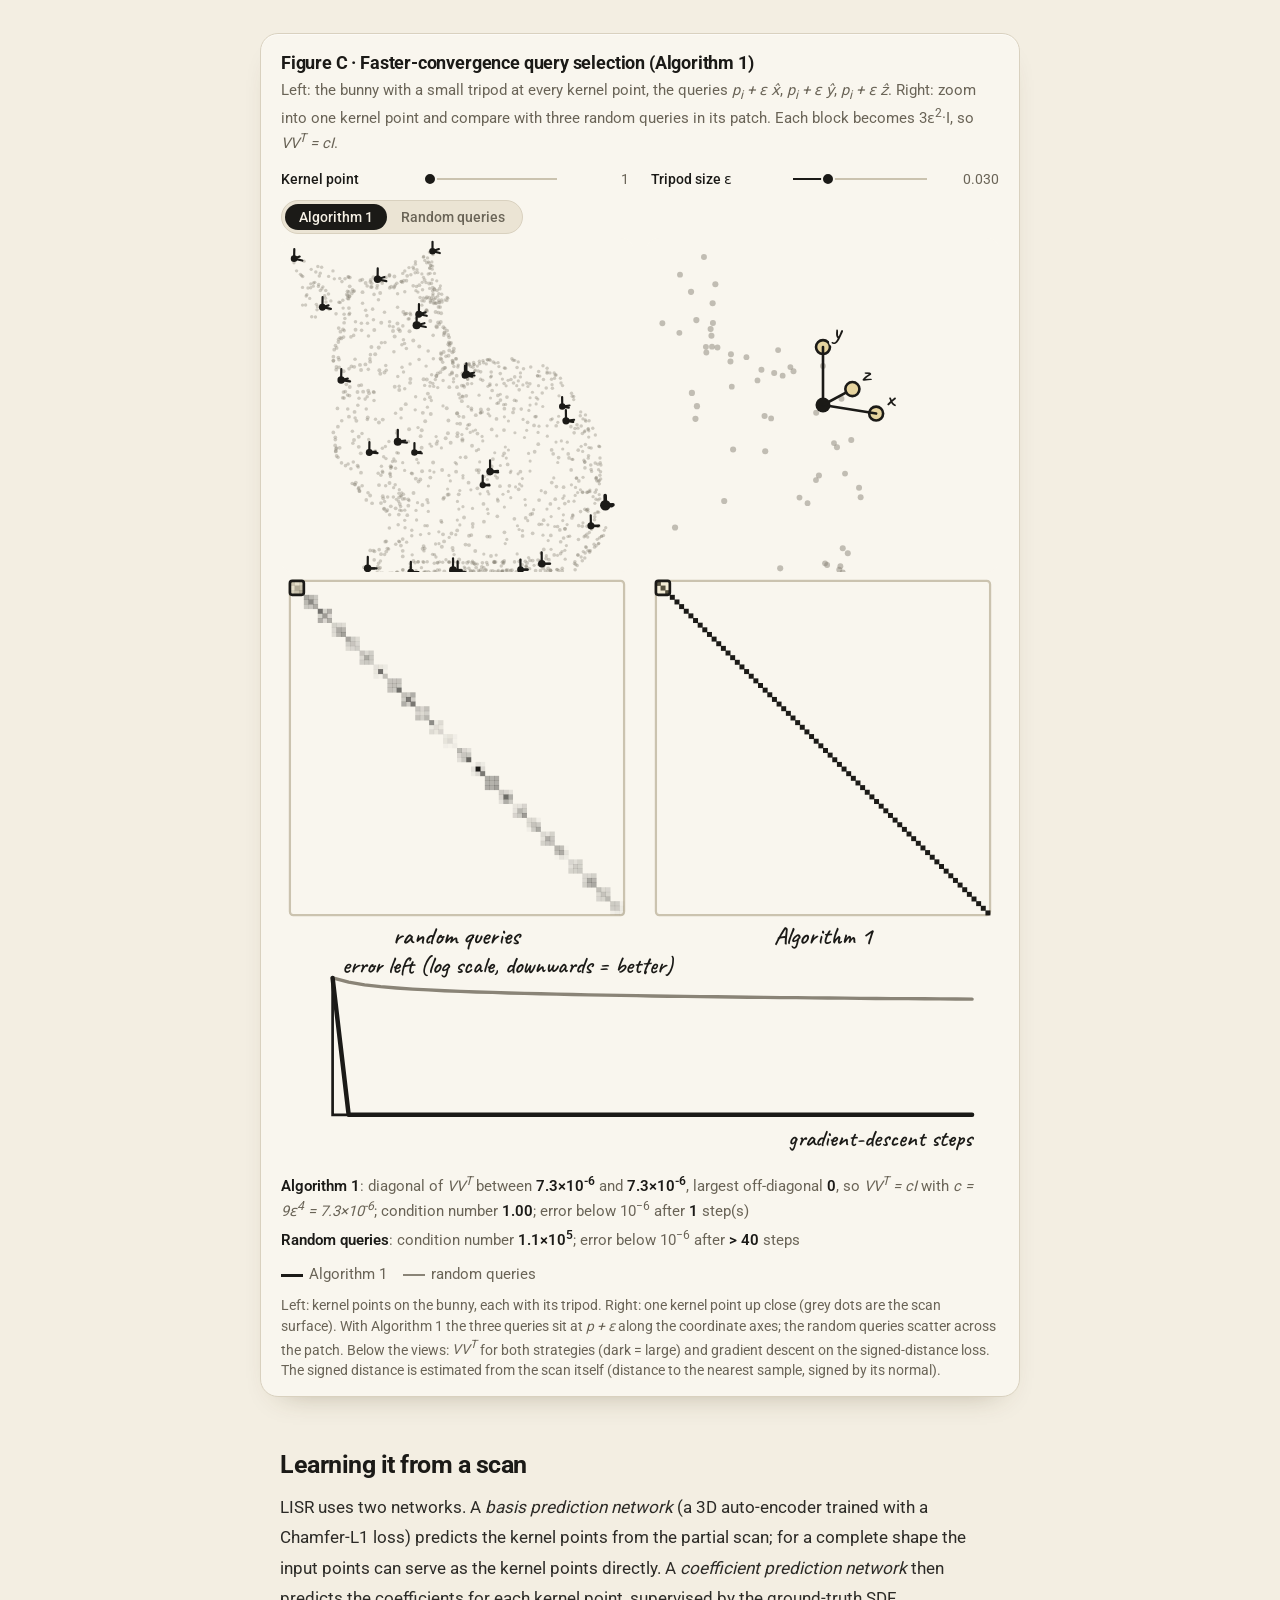
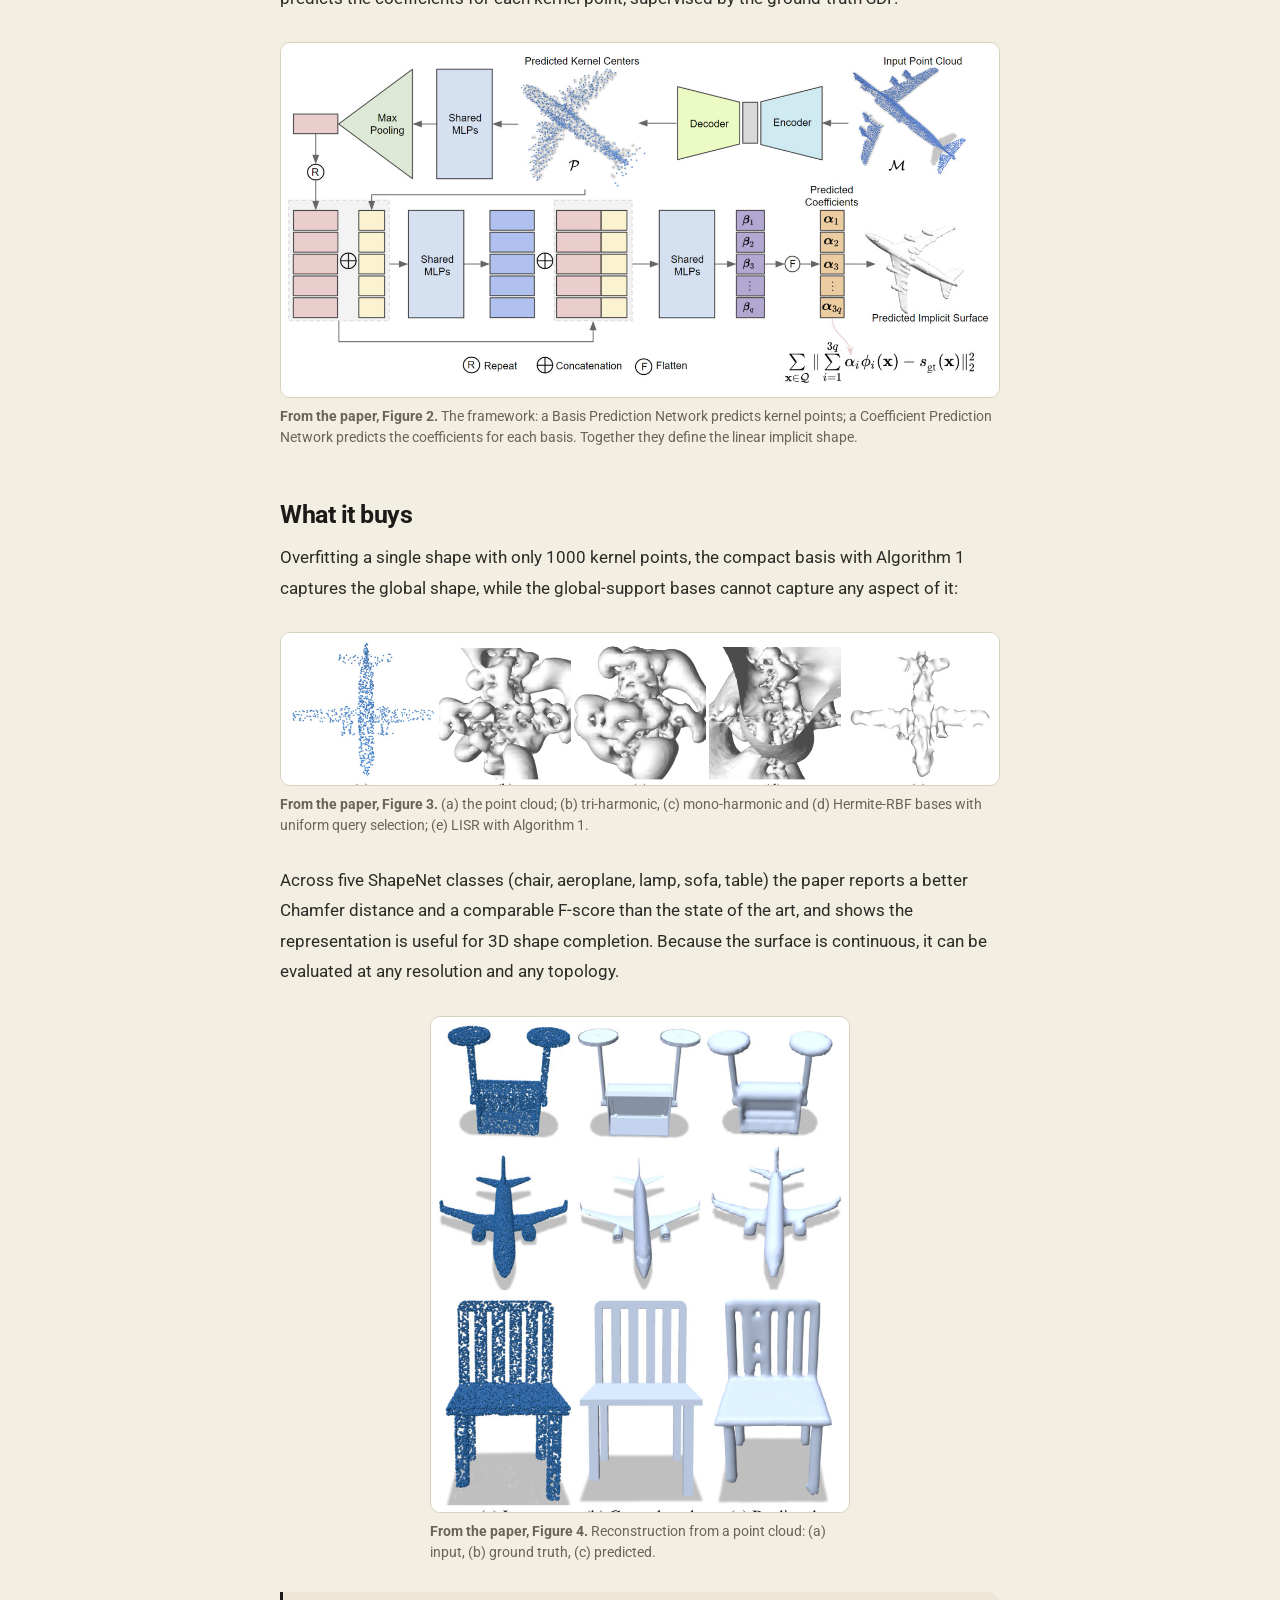
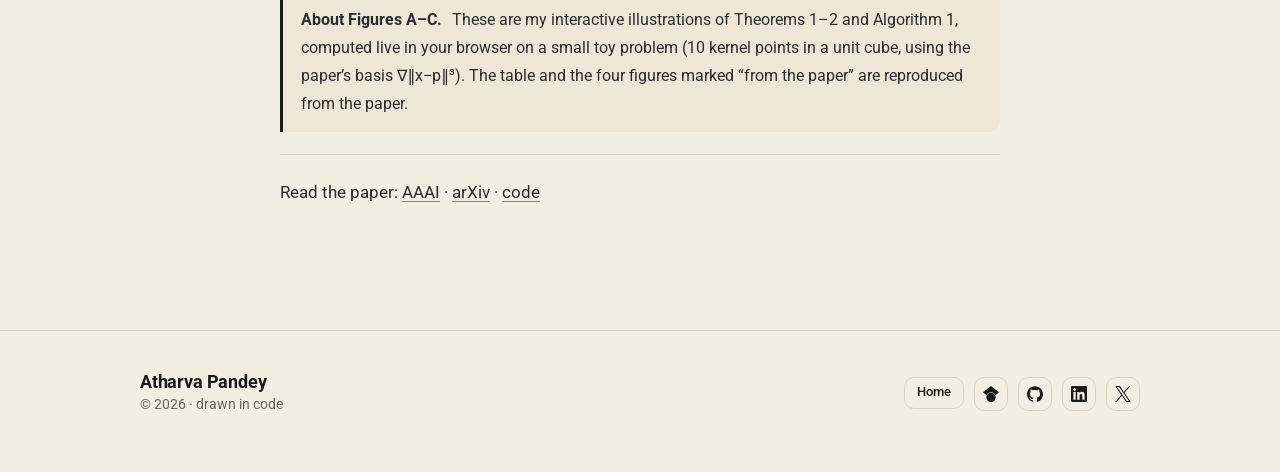
<file: blog/lisr.html>
<!doctype html>
<html lang="en">
<head>
  <meta charset="utf-8">
  <meta name="viewport" content="width=device-width, initial-scale=1">
  <title>Why LISR works: local pieces, full rank | Atharva Pandey</title>
  <meta name="description" content="An interactive 3D explainer of LISR (AAAI 2024): why gradient descent gets stuck in a subspace, and how Voronoi cells and a query-selection rule make the problem full rank and well conditioned.">
  <meta name="theme-color" content="#f3eee2">
  <link rel="icon" type="image/png" sizes="32x32" href="../assets/favicon-32.png?v=3">
  <link rel="icon" type="image/png" sizes="192x192" href="../assets/favicon-192.png?v=3">
  <link rel="apple-touch-icon" href="../assets/apple-touch-icon.png?v=3">
  <script>try{var t=localStorage.getItem('theme');if(t==='dark'||t==='light')document.documentElement.setAttribute('data-theme',t);}catch(e){}</script>
  <link rel="preload" href="../assets/fonts/roboto.woff2" as="font" type="font/woff2" crossorigin>
  <link rel="preload" href="../assets/fonts/caveat.woff2" as="font" type="font/woff2" crossorigin>
  <link rel="stylesheet" href="../css/style.css">
  <link rel="stylesheet" href="../css/blog.css">
</head>
<body>
  <header class="nav">
    <div class="container">
      <a class="brand" href="../index.html">Atharva Pandey</a>
      <nav class="nav-links" aria-label="Primary">
        <a href="../index.html#blog">Blog</a>
        <a href="../index.html#work">Work</a>
        <button class="btn btn-icon theme-toggle" type="button" aria-label="Toggle light / dark">
          <svg class="moon" viewBox="0 0 24 24" aria-hidden="true"><path d="M12 3a6 6 0 0 0 9 9 9 9 0 1 1-9-9Z"/></svg>
          <svg class="sun" viewBox="0 0 24 24" aria-hidden="true"><circle cx="12" cy="12" r="4"/><path d="M12 2v2M12 20v2M4.93 4.93l1.41 1.41M17.66 17.66l1.41 1.41M2 12h2M20 12h2M6.34 17.66l-1.41 1.41M19.07 4.93l-1.41 1.41"/></svg>
        </button>
      </nav>
    </div>
  </header>

  <main class="post">
    <p class="crumb"><a href="../index.html#blog">← All writing</a></p>
    <p class="kicker">explainer · AAAI 2024</p>
    <h1>Why LISR works: local pieces, full rank</h1>
    <p class="dek">A 3D scan is a cloud of noisy, partial points. LISR turns it into a surface as a <em>linear</em> sum of compact pieces, and the reason it trains well is a small piece of linear algebra you can rotate in 3D below.</p>
    <p class="byline">Atharva Pandey · Sept 2026 · Based on <a href="https://ojs.aaai.org/index.php/AAAI/article/view/28239" target="_blank" rel="noopener">LISR (AAAI 2024)</a> with V. Yadav, R. Nagar and S. Chaudhury</p>

    <div class="paper solo" data-scene="lisr">
      <div class="sketch"><svg class="sk" role="img" aria-label="Sketch: a partial, noisy point cloud of a vase becomes a set of small bumps whose linear sum is the complete surface."></svg></div>
    </div>

    <h2>A surface as a sum of basis functions</h2>
    <p>We describe an object by its signed distance field <span class="math">f : ℝ³ → ℝ</span>: <span class="math">f(x)</span> is how far <span class="math">x</span> is from the surface, and the surface is where <span class="math">f = 0</span>. LISR models <span class="math">f</span> as a <em>linear</em> combination of basis functions:</p>
    <div class="eqn"><span class="math">f(x) = Σ<sub>i=1</sub><sup>n</sup> α<sub>i</sub> φ<sub>i</sub>(x)</span><small>coefficients α<sub>i</sub>, basis functions φ<sub>i</sub></small></div>
    <p>Fitting the scan means minimising the squared error to the ground-truth SDF over a set of query points. Stack the basis functions evaluated at the queries into a matrix <span class="math">Vᵀ</span> and this is the linear system <span class="math">Vᵀα = s<sub>gt</sub></span>. All the difficulty lives in the matrix <span class="math">VVᵀ</span>.</p>

    <h2>The optimiser is stuck in a subspace</h2>
    <p>The gradient of the loss is <span class="math">2VVᵀ(α − (VVᵀ)⁻¹V s<sub>gt</sub>)</span>. Every gradient step is therefore a vector in the range of <span class="math">VVᵀ</span>, so gradient descent can only ever land in <span class="math">α₀ + range(VVᵀ)</span>: a small, local subspace around where it started. That gives the paper&rsquo;s first result:</p>
    <div class="note"><p><strong>Theorem 1.</strong> Gradient descent reaches the optimal solution of <span class="math">Vᵀα = s<sub>gt</sub></span> if and only if <span class="math">VVᵀ</span> is full rank.</p></div>

    <div class="fig" id="fig-stuck"></div>

    <p>The paper checks this on real bases. With global-support bases the matrix loses rank; with the proposed compactly supported basis it does not:</p>
    <table class="rank">
      <thead><tr><th>Basis function</th><th>Rank of <i>VVᵀ</i></th><th>Maximum rank</th></tr></thead>
      <tbody>
        <tr><td>Tri-harmonic</td><td>954</td><td>1000</td></tr>
        <tr><td>Mono-harmonic</td><td>997</td><td>1000</td></tr>
        <tr><td>HRBF</td><td>13</td><td>3000</td></tr>
        <tr class="win"><td>CSRBF (proposed)</td><td>3000</td><td>3000</td></tr>
      </tbody>
    </table>
    <p class="cap">Table 1 from the paper.</p>

    <figure class="paperfig">
      <img src="../assets/blog/lisr/fig1-sensitivity.jpg" alt="Four renderings of an aeroplane whose shape degrades as noise of increasing size is added to the coefficients" width="653" height="188" loading="lazy">
      <figcaption><b>From the paper, Figure 1.</b> Perturbing the coefficients of a global-support (HRBF) basis with noise of size &eta; = 10<sup>&minus;6</sup>, 10<sup>&minus;5</sup>, 10<sup>&minus;4</sup>, 10<sup>&minus;2</sup>: the shape is far too sensitive: already at 10<sup>&minus;5</sup> one wing is clipped.</figcaption>
    </figure>

    <h2>Cut space into Voronoi cells</h2>
    <p>The fix is to make each basis <em>local</em>. Give every kernel point <span class="math">p<sub>i</sub></span> its own 3D Voronoi cell, and switch its basis on only inside that cell:</p>
    <div class="eqn"><span class="math">f(x) = Σ<sub>i=1</sub><sup>q</sup> r<sub>i</sub>(x) · β<sub>i</sub>ᵀ ∇‖x − p<sub>i</sub>‖³</span><small>r<sub>i</sub>(x) = 1 inside the cell of p<sub>i</sub>, 0 outside · three coefficients β<sub>i</sub> per kernel point</small></div>
    <p>Now pick at least three linearly independent queries in every cell. Group the queries by cell and <span class="math">Vᵀ</span> becomes <em>block-diagonal</em>, with one 3×3 block per cell, and the rank of a block-diagonal matrix is the sum of its blocks&rsquo; ranks.</p>
    <div class="note"><p><strong>Theorem 2.</strong> With the compactly supported (Voronoi) basis and this query selection, <span class="math">VVᵀ</span> is full rank.</p></div>

    <div class="fig" id="fig-voronoi"></div>

    <h2>Bonus: choose the queries so it becomes cI</h2>
    <p>Full rank guarantees convergence; conditioning decides how fast. The paper&rsquo;s <em>faster-convergence query selection</em> (Algorithm 1) places the three queries of each cell at <span class="math">p<sub>i</sub> + εx̂</span>, <span class="math">p<sub>i</sub> + εŷ</span> and <span class="math">p<sub>i</sub> + εẑ</span>, with the same small <span class="math">ε</span> everywhere. Each 3×3 block then becomes a multiple of the identity, so</p>
    <div class="eqn"><span class="math">VVᵀ = c · I</span><small>all directions are scaled equally &rarr; the gradient always points at the optimum</small></div>
    <p>and gradient descent trains much faster.</p>

    <div class="fig" id="fig-select"></div>

    <h2>Learning it from a scan</h2>
    <p>LISR uses two networks. A <em>basis prediction network</em> (a 3D auto-encoder trained with a Chamfer-L1 loss) predicts the kernel points from the partial scan; for a complete shape the input points can serve as the kernel points directly. A <em>coefficient prediction network</em> then predicts the coefficients for each kernel point, supervised by the ground-truth SDF.</p>
    <figure class="paperfig">
      <img src="../assets/blog/lisr/fig2-framework.jpg" alt="Architecture diagram: a basis prediction network and a coefficient prediction network" width="1354" height="667" loading="lazy">
      <figcaption><b>From the paper, Figure 2.</b> The framework: a Basis Prediction Network predicts kernel points; a Coefficient Prediction Network predicts the coefficients for each basis. Together they define the linear implicit shape.</figcaption>
    </figure>

    <h2>What it buys</h2>
    <p>Overfitting a single shape with only 1000 kernel points, the compact basis with Algorithm 1 captures the global shape, while the global-support bases cannot capture any aspect of it:</p>
    <figure class="paperfig">
      <img src="../assets/blog/lisr/fig3-single-shape.jpg" alt="A point cloud and four reconstructions; only the last, LISR, resembles the object" width="1416" height="299" loading="lazy">
      <figcaption><b>From the paper, Figure 3.</b> (a) the point cloud; (b) tri-harmonic, (c) mono-harmonic and (d) Hermite-RBF bases with uniform query selection; (e) LISR with Algorithm 1.</figcaption>
    </figure>
    <p>Across five ShapeNet classes (chair, aeroplane, lamp, sofa, table) the paper reports a better Chamfer distance and a comparable F-score than the state of the art, and shows the representation is useful for 3D shape completion. Because the surface is continuous, it can be evaluated at any resolution and any topology.</p>
    <figure class="paperfig narrow">
      <img src="../assets/blog/lisr/fig4-results.jpg" alt="Three objects: input point cloud, ground-truth surface and predicted surface" width="683" height="810" loading="lazy">
      <figcaption><b>From the paper, Figure 4.</b> Reconstruction from a point cloud: (a) input, (b) ground truth, (c) predicted.</figcaption>
    </figure>

    <div class="note"><p><strong>About Figures A–C.</strong> These are my interactive illustrations of Theorems 1&ndash;2 and Algorithm 1, computed live in your browser on a small toy problem (10 kernel points in a unit cube, using the paper&rsquo;s basis &nabla;&#8214;x&minus;p&#8214;&sup3;). The table and the four figures marked &ldquo;from the paper&rdquo; are reproduced from the paper.</p></div>

    <p class="post-end">Read the paper: <a href="https://ojs.aaai.org/index.php/AAAI/article/view/28239" target="_blank" rel="noopener">AAAI</a> · <a href="https://arxiv.org/abs/2402.07301" target="_blank" rel="noopener">arXiv</a> · <a href="https://github.com/Atharvap14/LISR" target="_blank" rel="noopener">code</a></p>
  </main>

  <footer id="contact">
    <div class="container">
      <div><p class="sign">Atharva Pandey</p><p>© <span id="year">2026</span> · drawn in code</p></div>
      <div class="foot-links">
        <a class="btn btn-sm" href="../index.html">Home</a>
        <a class="btn btn-sm social" href="https://scholar.google.com/citations?user=NfsKI5kAAAAJ&amp;hl=en" target="_blank" rel="noopener" aria-label="Google Scholar" title="Google Scholar"><svg viewBox="0 0 24 24" aria-hidden="true" class="brand"><path d="M5.242 13.769L0 9.5 12 0l12 9.5-5.242 4.269C17.548 11.249 14.978 9.5 12 9.5c-2.977 0-5.548 1.748-6.758 4.269zM12 10a7 7 0 1 0 0 14 7 7 0 0 0 0-14z"/></svg></a>
        <a class="btn btn-sm social" href="https://github.com/Atharvap14" target="_blank" rel="noopener" aria-label="GitHub" title="GitHub"><svg viewBox="0 0 24 24" aria-hidden="true" class="brand"><path d="M12 .297c-6.63 0-12 5.373-12 12 0 5.303 3.438 9.8 8.205 11.385.6.113.82-.258.82-.577 0-.285-.01-1.04-.015-2.04-3.338.724-4.042-1.61-4.042-1.61C4.422 18.07 3.633 17.7 3.633 17.7c-1.087-.744.084-.729.084-.729 1.205.084 1.838 1.236 1.838 1.236 1.07 1.835 2.809 1.305 3.495.998.108-.776.417-1.305.76-1.605-2.665-.3-5.466-1.332-5.466-5.93 0-1.31.465-2.38 1.235-3.22-.135-.303-.54-1.523.105-3.176 0 0 1.005-.322 3.3 1.23.96-.267 1.98-.399 3-.405 1.02.006 2.04.138 3 .405 2.28-1.552 3.285-1.23 3.285-1.23.645 1.653.24 2.873.12 3.176.765.84 1.23 1.91 1.23 3.22 0 4.61-2.805 5.625-5.475 5.92.42.36.81 1.096.81 2.22 0 1.606-.015 2.896-.015 3.286 0 .315.21.69.825.57C20.565 22.092 24 17.592 24 12.297c0-6.627-5.373-12-12-12"/></svg></a>
        <a class="btn btn-sm social" href="https://www.linkedin.com/in/atpan/" target="_blank" rel="noopener" aria-label="LinkedIn" title="LinkedIn"><svg viewBox="0 0 24 24" aria-hidden="true" class="brand"><path d="M20.447 20.452h-3.554v-5.569c0-1.328-.027-3.037-1.852-3.037-1.853 0-2.136 1.445-2.136 2.939v5.667H9.351V9h3.414v1.561h.046c.477-.9 1.637-1.85 3.37-1.85 3.601 0 4.267 2.37 4.267 5.455v6.286zM5.337 7.433c-1.144 0-2.063-.926-2.063-2.065 0-1.138.92-2.063 2.063-2.063 1.14 0 2.064.925 2.064 2.063 0 1.139-.925 2.065-2.064 2.065zm1.782 13.019H3.555V9h3.564v11.452zM22.225 0H1.771C.792 0 0 .774 0 1.729v20.542C0 23.227.792 24 1.771 24h20.451C23.2 24 24 23.227 24 22.271V1.729C24 .774 23.2 0 22.222 0h.003z"/></svg></a>
        <a class="btn btn-sm social" href="https://x.com/cloneofatharva" target="_blank" rel="noopener" aria-label="X" title="X"><svg viewBox="0 0 24 24" aria-hidden="true" class="brand"><path d="M14.234 10.162 22.977 0h-2.072l-7.591 8.824L7.251 0H.258l9.168 13.343L.258 24H2.33l8.016-9.318L16.749 24h6.993zm-2.837 3.299-.929-1.329L3.076 1.56h3.182l5.965 8.532.929 1.329 7.754 11.09h-3.182z"/></svg></a>
      </div>
    </div>
  </footer>

  <script src="../js/theme.js"></script>
  <script src="../js/sketch.js"></script>
  <script src="../js/glyphs.js"></script>
  <script src="../js/scenes.js"></script>
  <script src="../js/main.js"></script>
  <script src="../js/viz.js"></script>
  <script src="../js/viz3d.js"></script>
  <script src="../js/blog-lisr.js"></script>
</body>
</html>
</file>
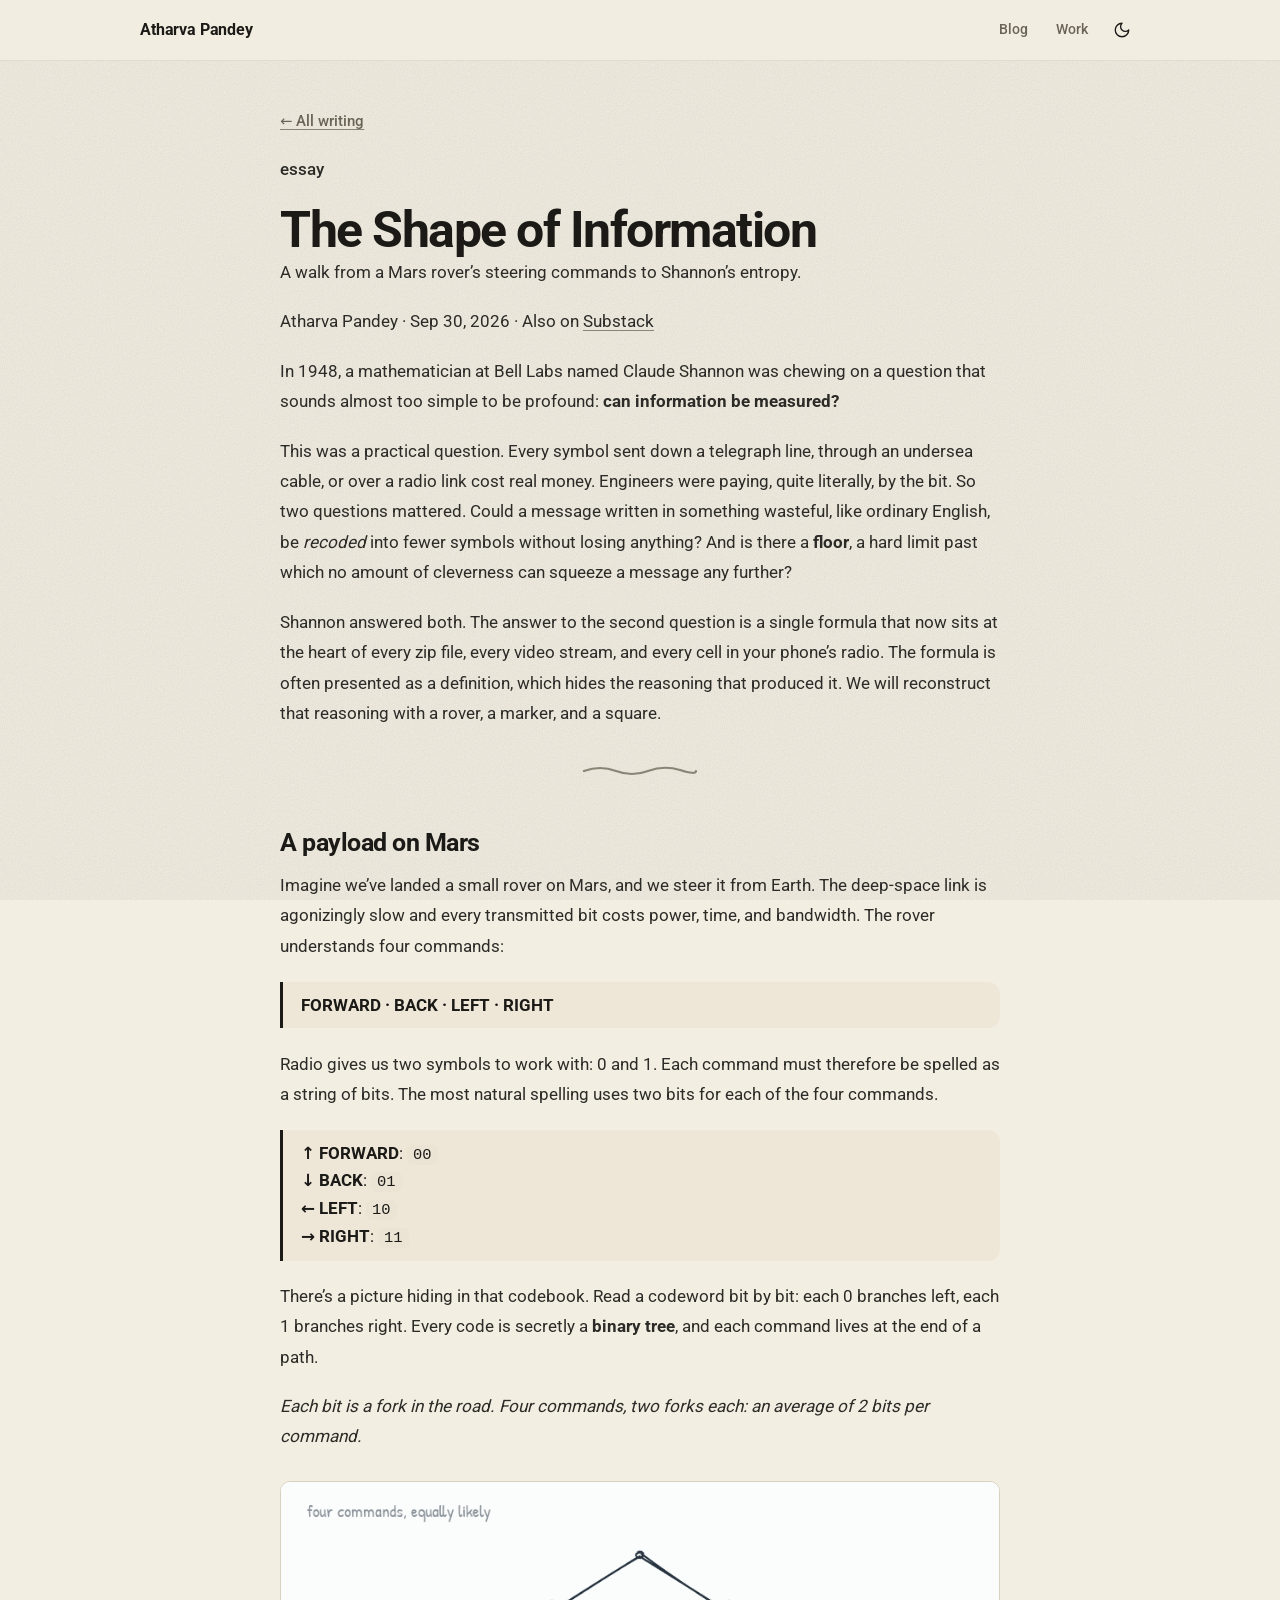
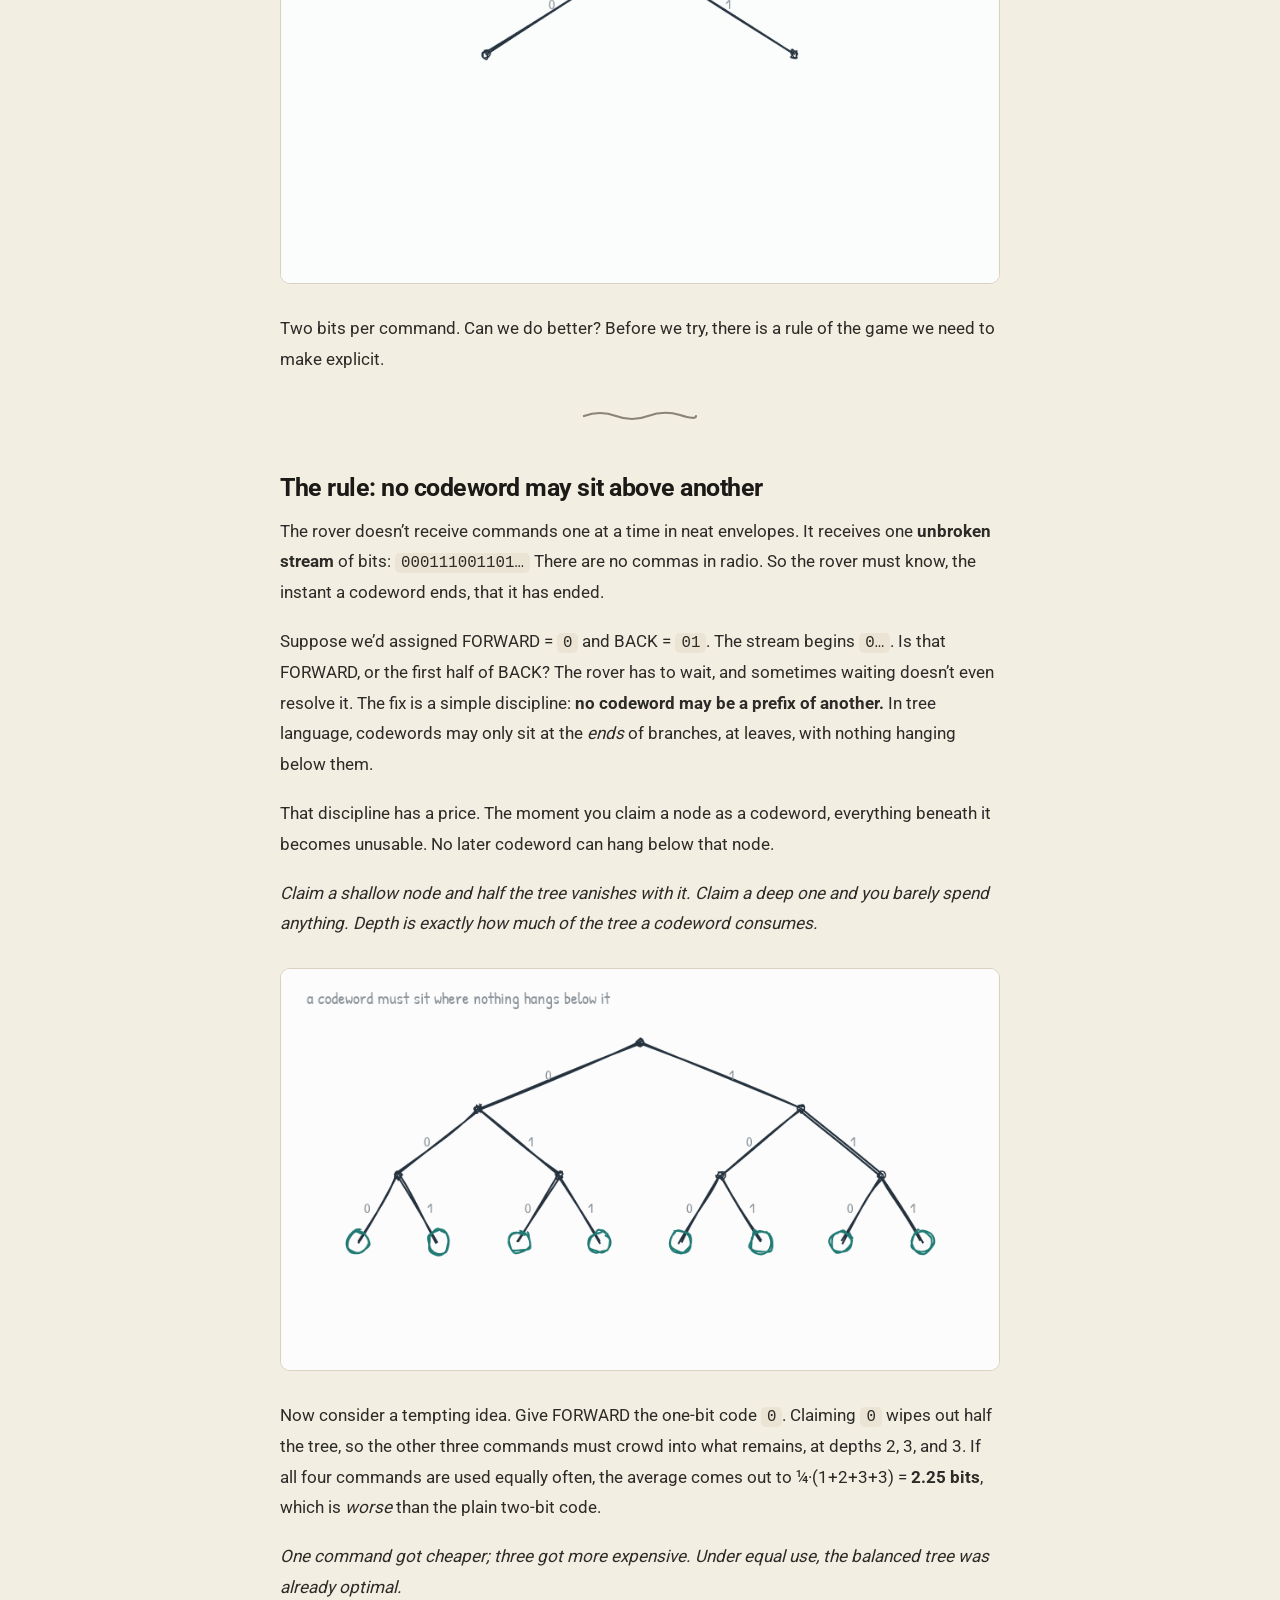
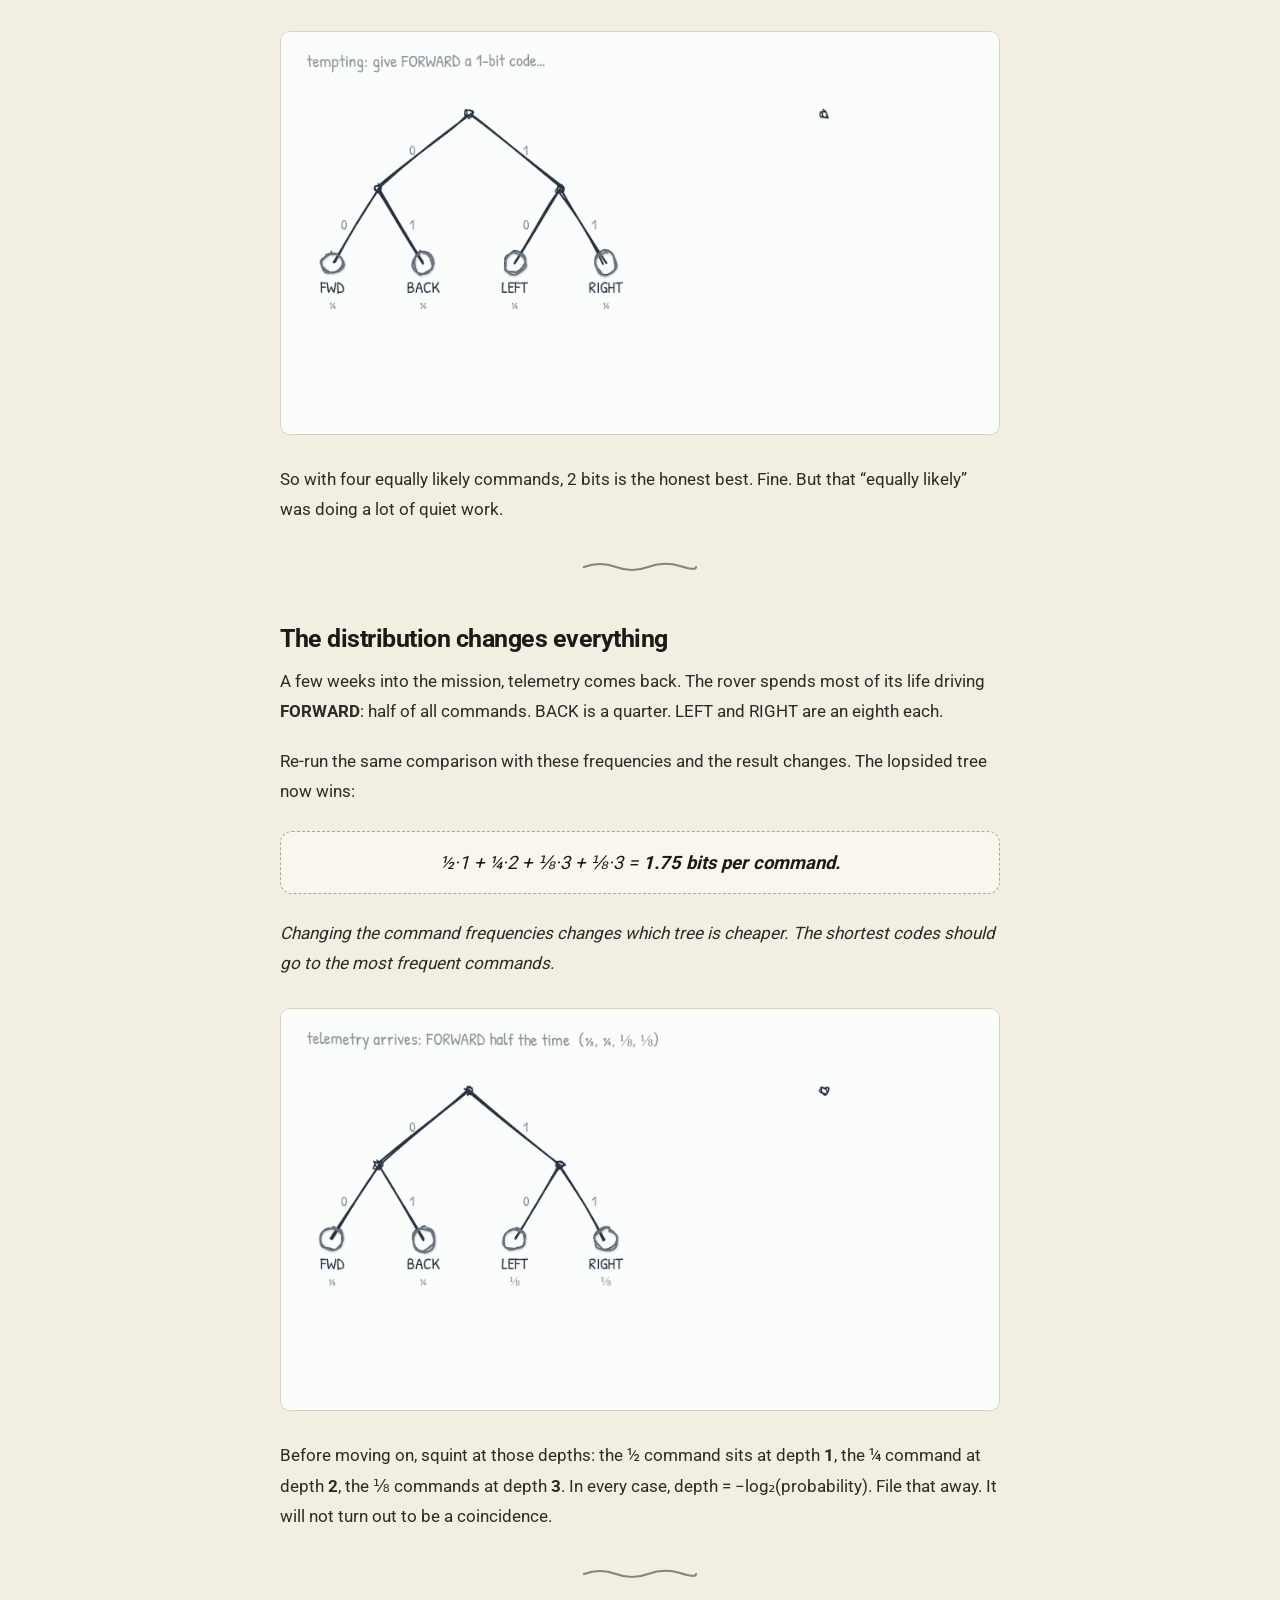
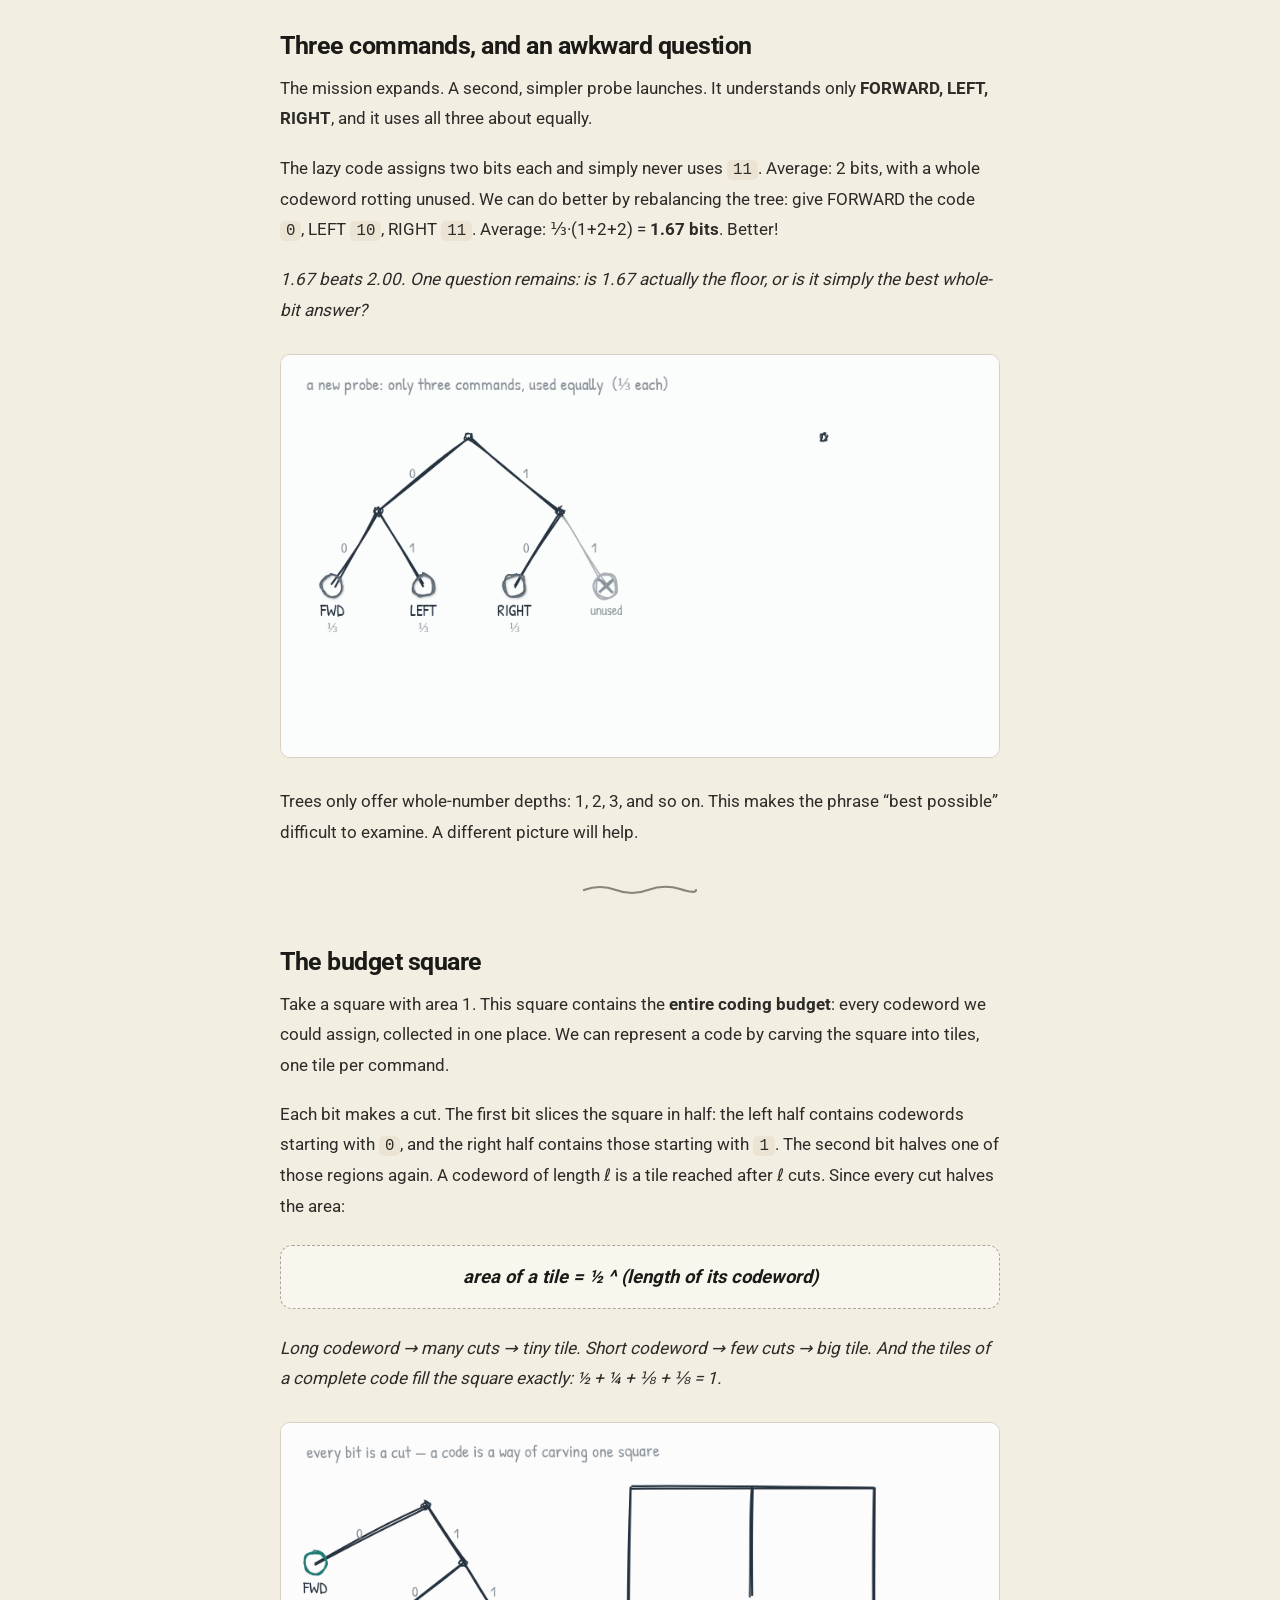
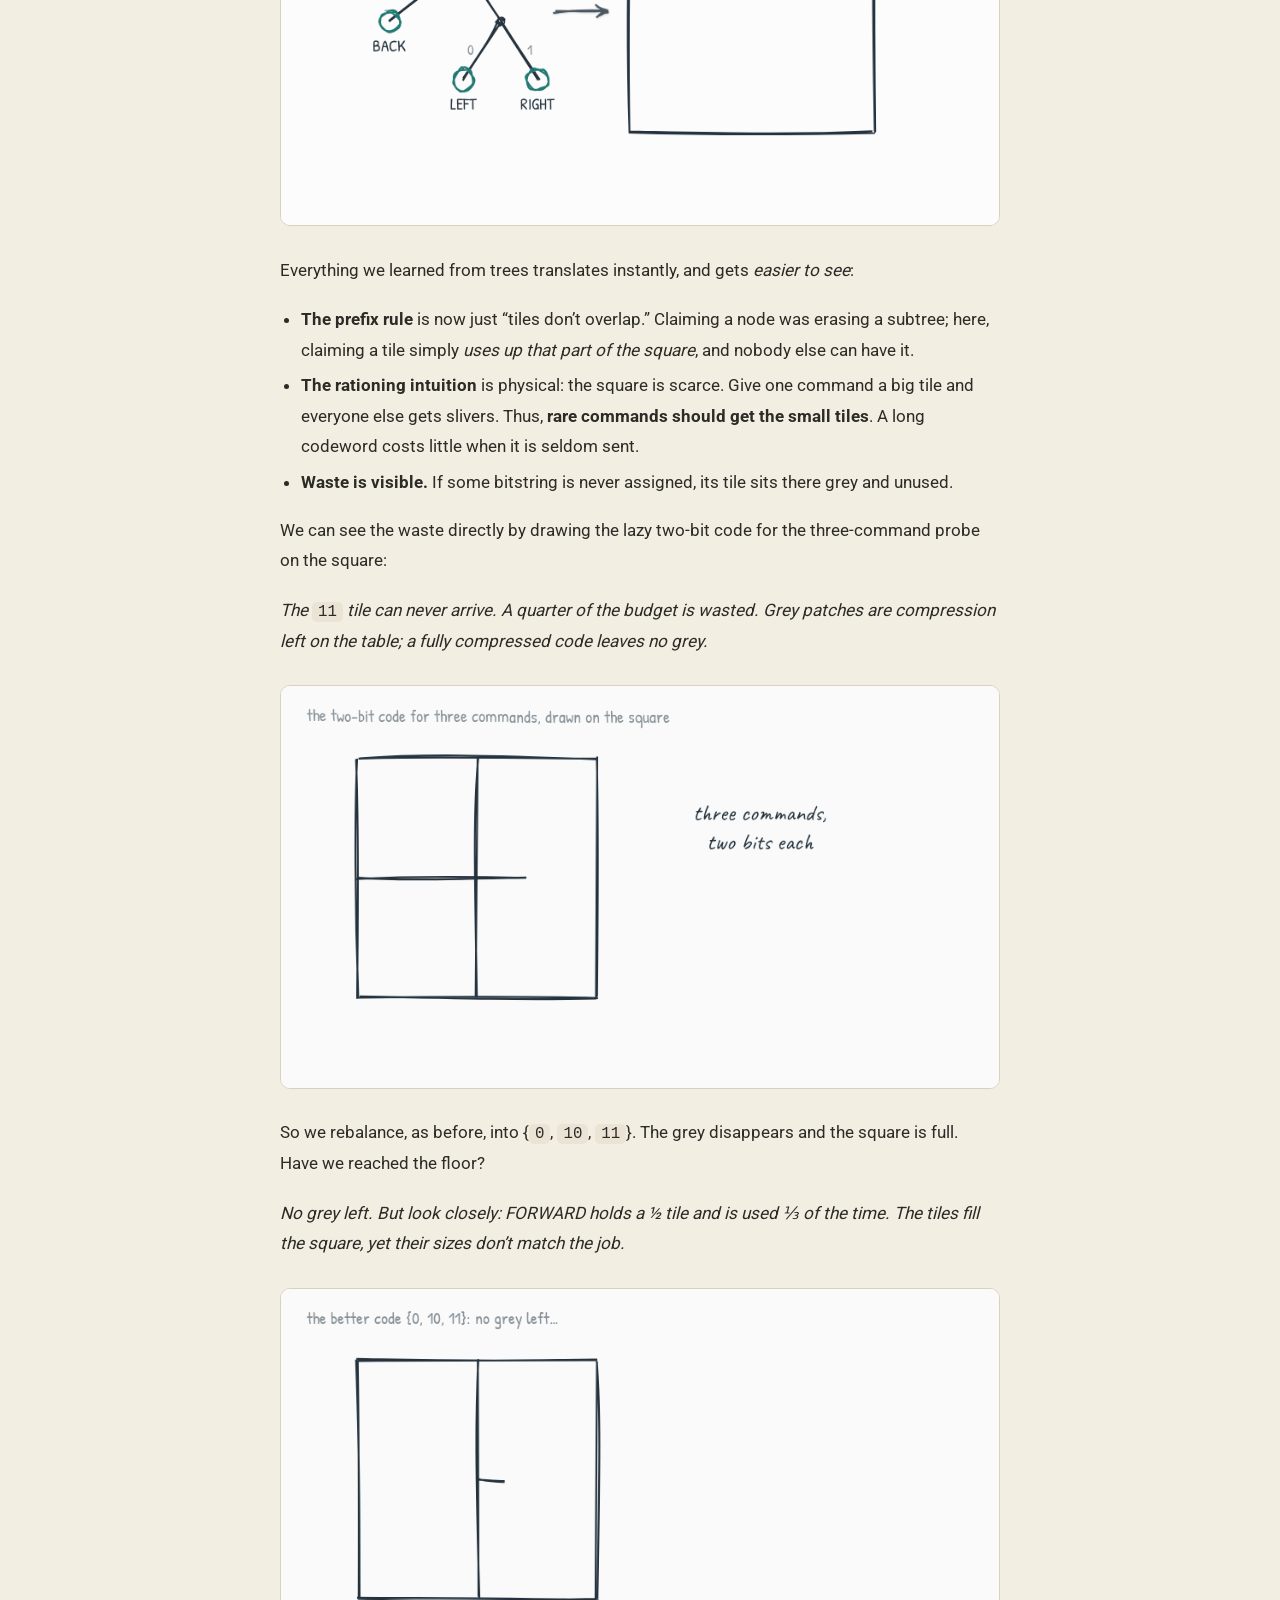
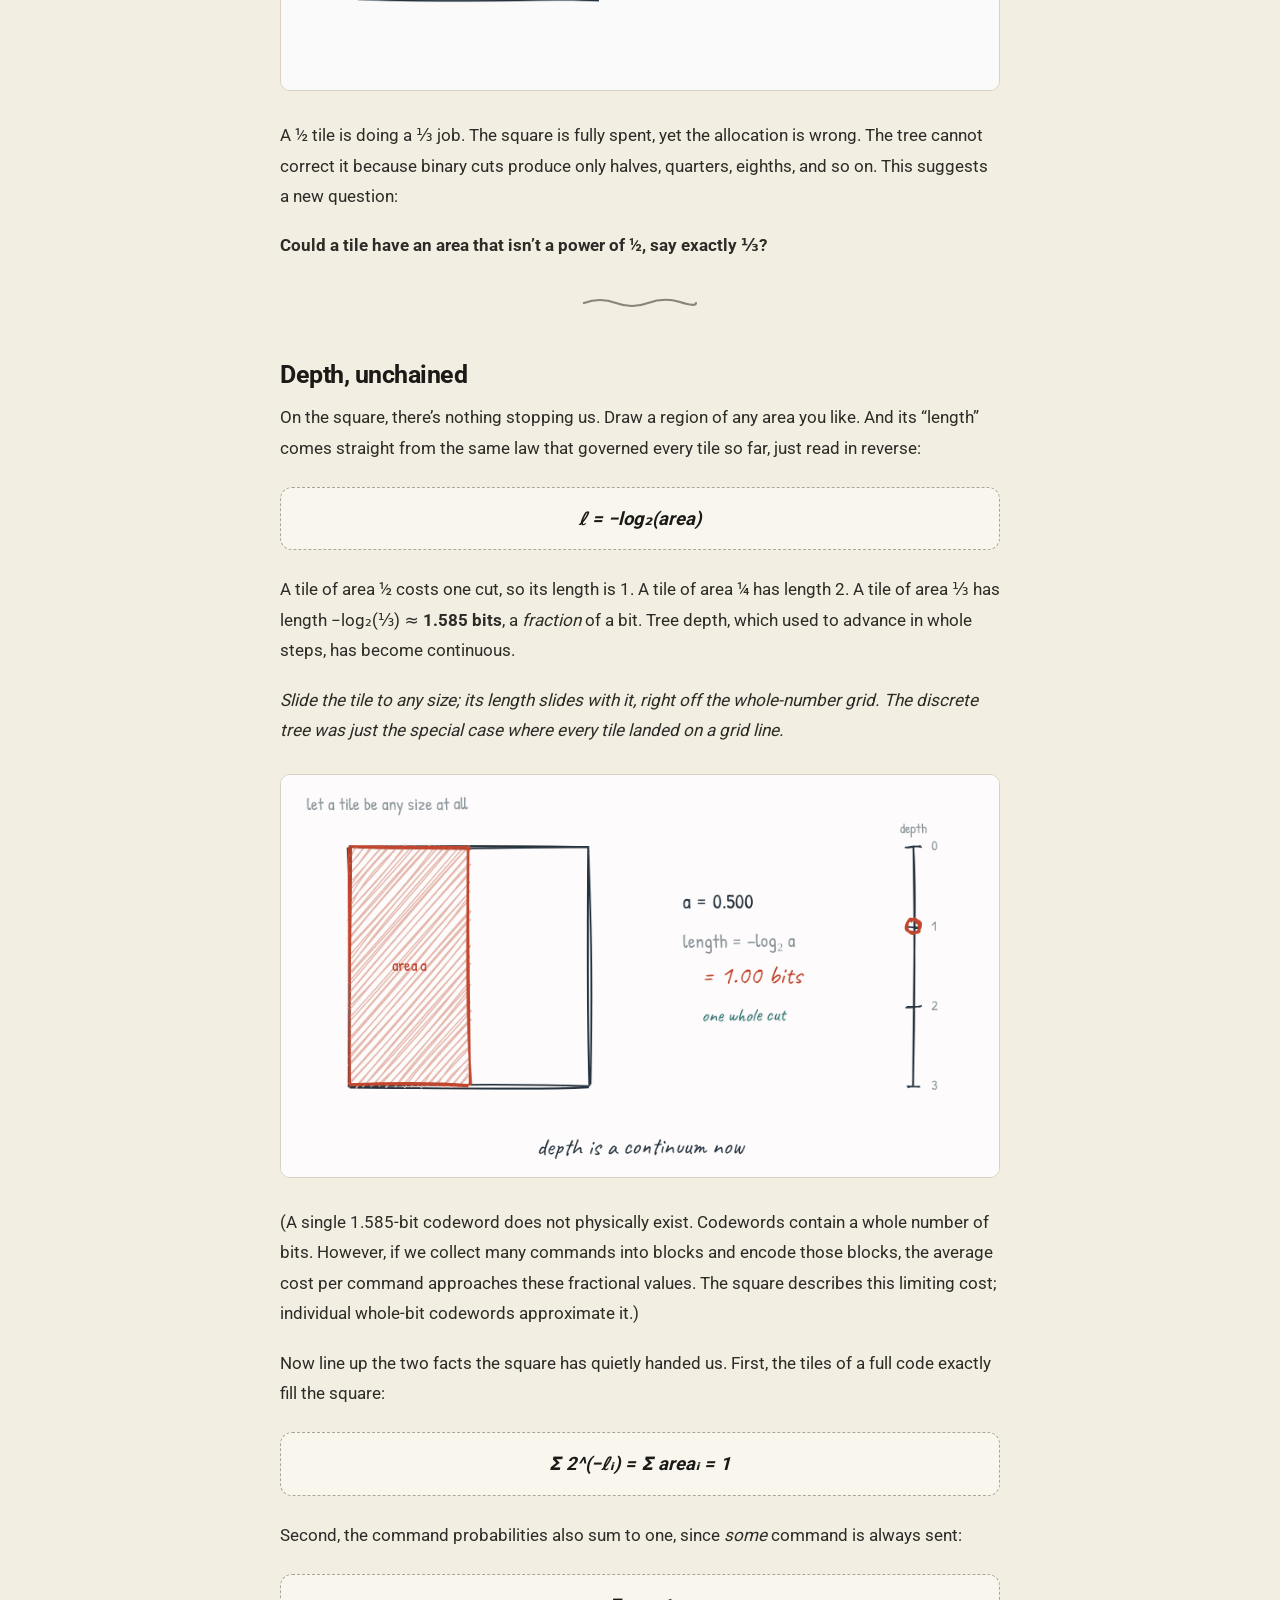
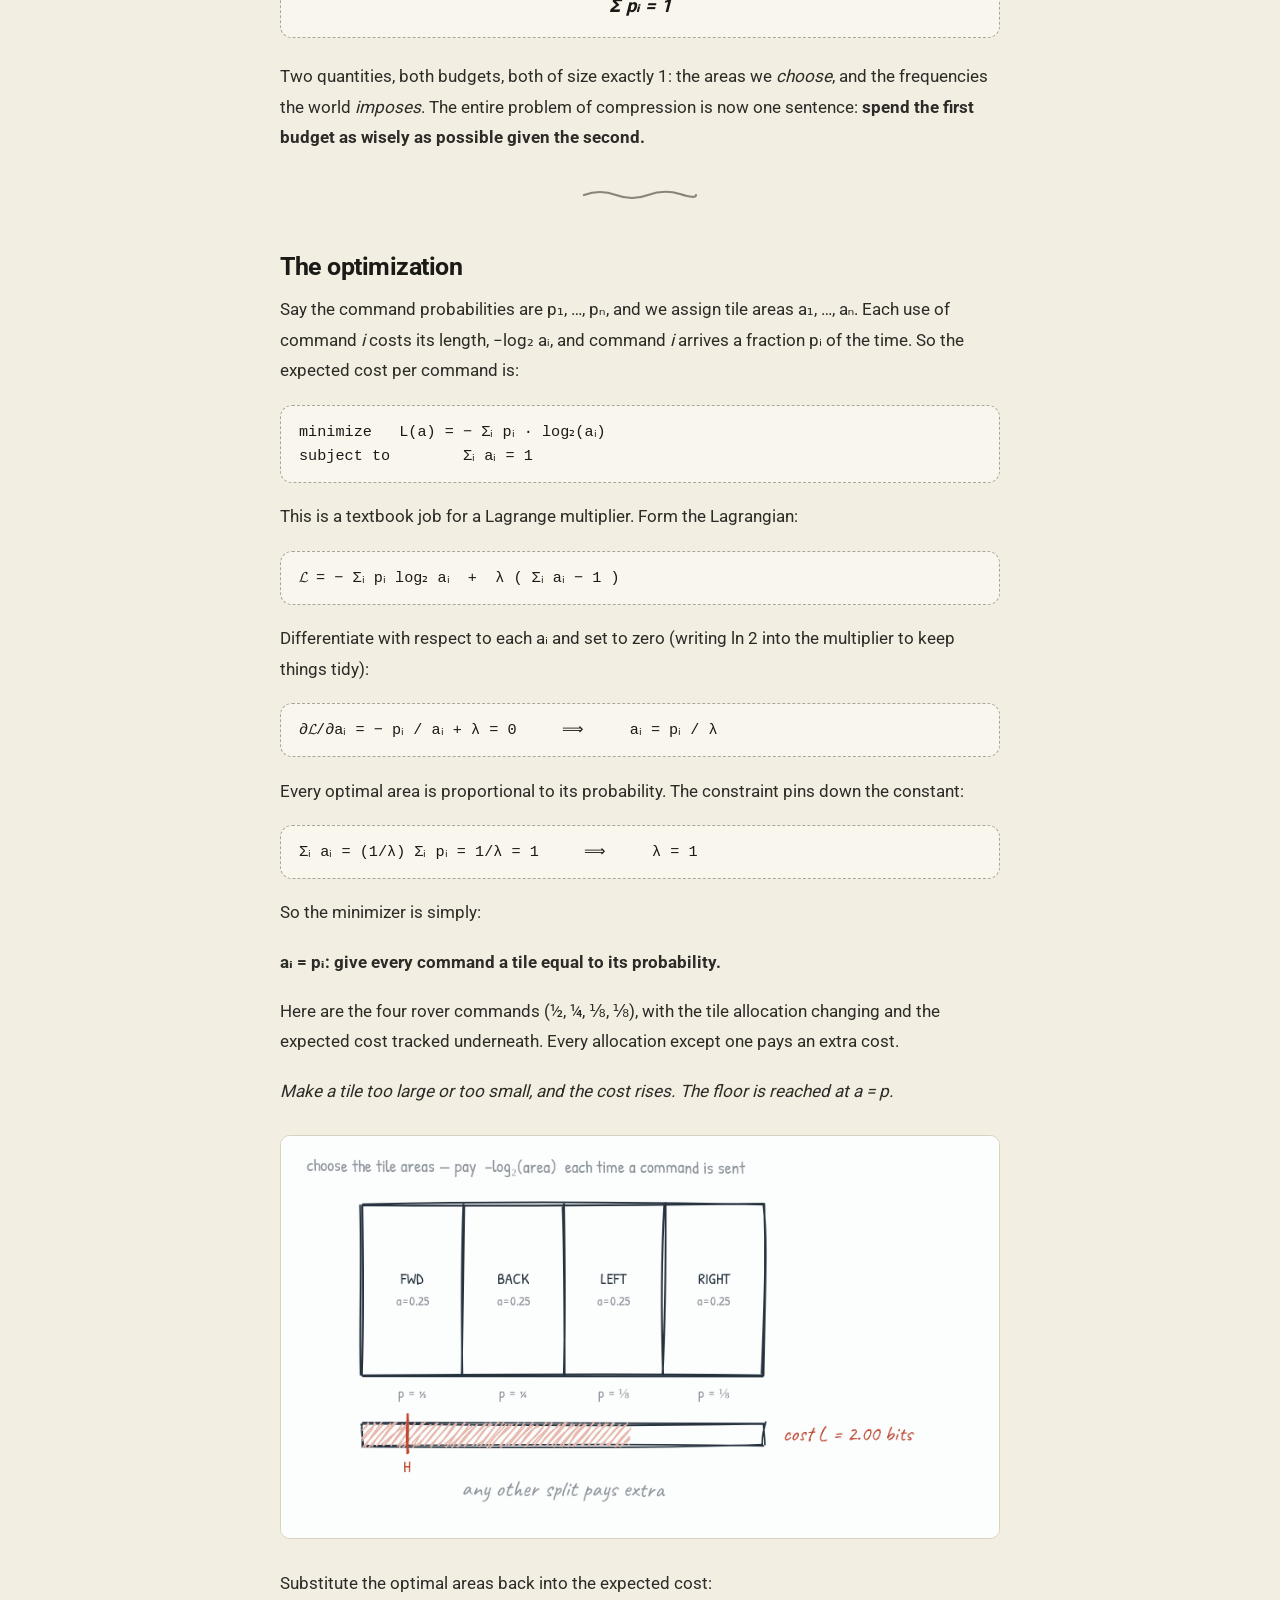
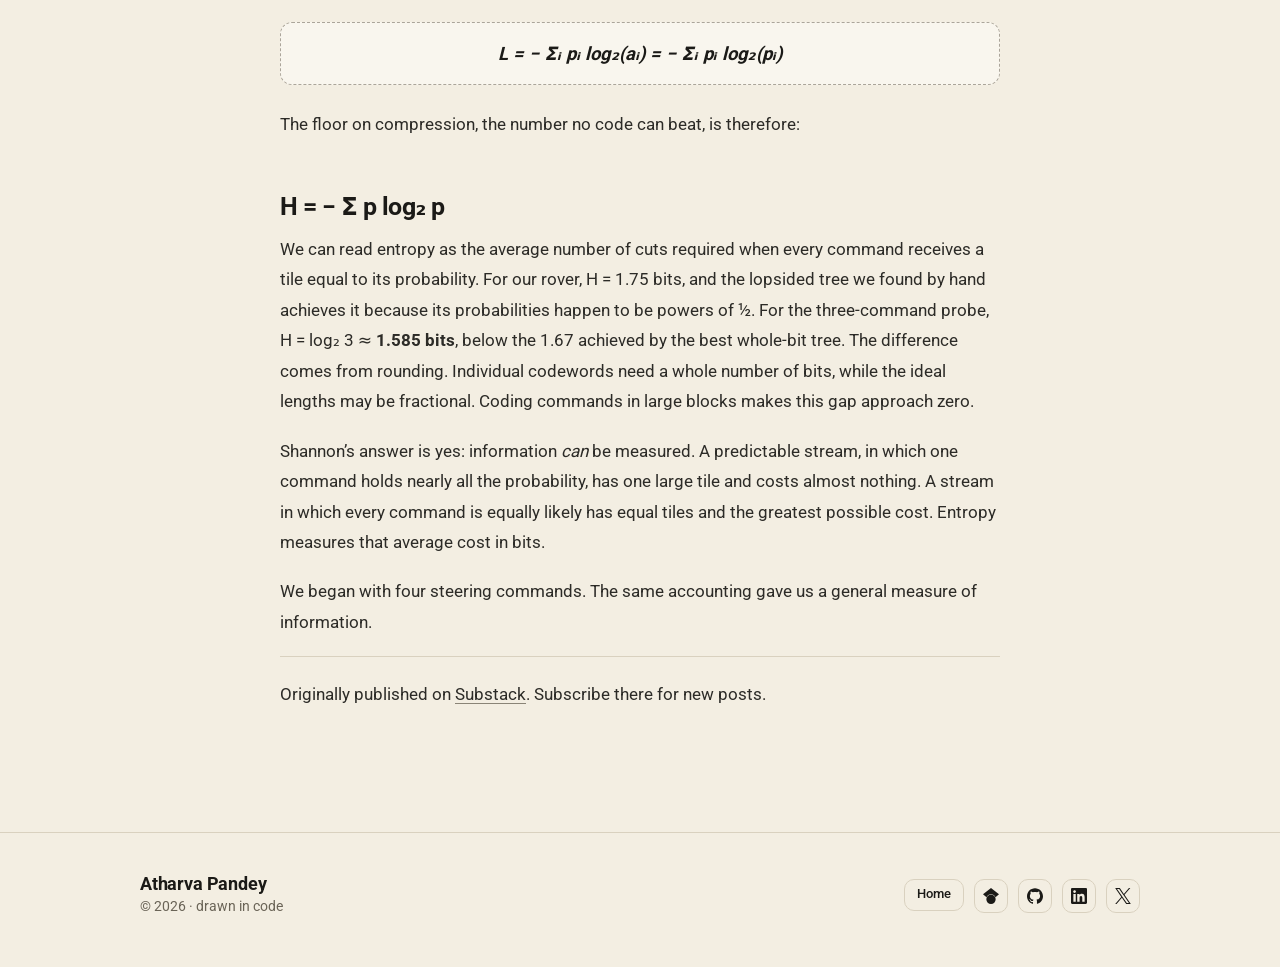
<file: blog/shape.html>
<!doctype html>
<html lang="en">
<head>
  <meta charset="utf-8">
  <meta name="viewport" content="width=device-width, initial-scale=1">
  <title>The Shape of Information | Atharva Pandey</title>
  <meta name="description" content="A walk from a Mars rover's steering commands to Shannon's entropy.">
  <meta name="theme-color" content="#f3eee2">
  <link rel="icon" type="image/png" sizes="32x32" href="../assets/favicon-32.png?v=3">
  <link rel="icon" type="image/png" sizes="192x192" href="../assets/favicon-192.png?v=3">
  <link rel="apple-touch-icon" href="../assets/apple-touch-icon.png?v=3">
  <script>try{var t=localStorage.getItem('theme');if(t==='dark'||t==='light')document.documentElement.setAttribute('data-theme',t);}catch(e){}</script>
  <link rel="preload" href="../assets/fonts/roboto.woff2" as="font" type="font/woff2" crossorigin>
  <link rel="preload" href="../assets/fonts/caveat.woff2" as="font" type="font/woff2" crossorigin>
  <link rel="stylesheet" href="../css/style.css">
  <link rel="stylesheet" href="../css/blog.css">
</head>
<body>
  <header class="nav">
    <div class="container">
      <a class="brand" href="../index.html">Atharva Pandey</a>
      <nav class="nav-links" aria-label="Primary">
        <a href="../index.html#blog">Blog</a>
        <a href="../index.html#work">Work</a>
        <button class="btn btn-icon theme-toggle" type="button" aria-label="Toggle light / dark">
          <svg class="moon" viewBox="0 0 24 24" aria-hidden="true"><path d="M12 3a6 6 0 0 0 9 9 9 9 0 1 1-9-9Z"/></svg>
          <svg class="sun" viewBox="0 0 24 24" aria-hidden="true"><circle cx="12" cy="12" r="4"/><path d="M12 2v2M12 20v2M4.93 4.93l1.41 1.41M17.66 17.66l1.41 1.41M2 12h2M20 12h2M6.34 17.66l-1.41 1.41M19.07 4.93l-1.41 1.41"/></svg>
        </button>
      </nav>
    </div>
  </header>

  <main class="post">
    <p class="crumb"><a href="../index.html#blog">← All writing</a></p>
    <p class="kicker">essay</p>
    <h1>The Shape of Information</h1>
    <p class="dek">A walk from a Mars rover&rsquo;s steering commands to Shannon&rsquo;s entropy.</p>
    <p class="byline">Atharva Pandey · Sep 30, 2026 · Also on <a href="https://atharvapandey1.substack.com/p/the-shape-of-information" target="_blank" rel="noopener">Substack</a></p>

    <p>In 1948, a mathematician at Bell Labs named Claude Shannon was chewing on a question that sounds almost too simple to be profound: <strong>can information be measured?</strong></p>
    <p>This was a practical question. Every symbol sent down a telegraph line, through an undersea cable, or over a radio link cost real money. Engineers were paying, quite literally, by the bit. So two questions mattered. Could a message written in something wasteful, like ordinary English, be <em>recoded</em> into fewer symbols without losing anything? And is there a <strong>floor</strong>, a hard limit past which no amount of cleverness can squeeze a message any further?</p>
    <p>Shannon answered both. The answer to the second question is a single formula that now sits at the heart of every zip file, every video stream, and every cell in your phone’s radio. The formula is often presented as a definition, which hides the reasoning that produced it. We will reconstruct that reasoning with a rover, a marker, and a square.</p>
    <hr>
    <h2>A payload on Mars</h2>
    <p>Imagine we’ve landed a small rover on Mars, and we steer it from Earth. The deep-space link is agonizingly slow and every transmitted bit costs power, time, and bandwidth. The rover understands four commands:</p>
    <blockquote><strong>FORWARD · BACK · LEFT · RIGHT</strong></blockquote>
    <p>Radio gives us two symbols to work with: 0 and 1. Each command must therefore be spelled as a string of bits. The most natural spelling uses two bits for each of the four commands.</p>
    <blockquote><strong>↑ FORWARD</strong>: <code>00</code><br><strong>↓ BACK</strong>: <code>01</code><br><strong>← LEFT</strong>: <code>10</code><br><strong>→ RIGHT</strong>: <code>11</code></blockquote>
    <p>There’s a picture hiding in that codebook. Read a codeword bit by bit: each 0 branches left, each 1 branches right. Every code is secretly a <strong>binary tree</strong>, and each command lives at the end of a path.</p>
    <p><em>Each bit is a fork in the road. Four commands, two forks each: an average of 2 bits per command.</em></p>
    <figure class="paperfig"><img src="../assets/blog/shape/ce22d99e-e01a-4a2b-8945-682b93fa173d_840x470.gif" alt="Four commands, equally likely, on a balanced tree" width="840" height="470" loading="lazy"></figure>
    <p>Two bits per command. Can we do better? Before we try, there is a rule of the game we need to make explicit.</p>
    <hr>
    <h2>The rule: no codeword may sit above another</h2>
    <p>The rover doesn’t receive commands one at a time in neat envelopes. It receives one <strong>unbroken stream</strong> of bits: <code>000111001101…</code> There are no commas in radio. So the rover must know, the instant a codeword ends, that it has ended.</p>
    <p>Suppose we’d assigned FORWARD = <code>0</code> and BACK = <code>01</code>. The stream begins <code>0…</code>. Is that FORWARD, or the first half of BACK? The rover has to wait, and sometimes waiting doesn’t even resolve it. The fix is a simple discipline: <strong>no codeword may be a prefix of another.</strong> In tree language, codewords may only sit at the <em>ends</em> of branches, at leaves, with nothing hanging below them.</p>
    <p>That discipline has a price. The moment you claim a node as a codeword, everything beneath it becomes unusable. No later codeword can hang below that node.</p>
    <p><em>Claim a shallow node and half the tree vanishes with it. Claim a deep one and you barely spend anything. Depth is exactly how much of the tree a codeword consumes.</em></p>
    <figure class="paperfig"><img src="../assets/blog/shape/cf88e0f0-9027-45e0-aa48-8e3f29fc3ee8_840x470.gif" alt="Claiming a node erases the whole subtree beneath it" width="840" height="470" loading="lazy"></figure>
    <p>Now consider a tempting idea. Give FORWARD the one-bit code <code>0</code>. Claiming <code>0</code> wipes out half the tree, so the other three commands must crowd into what remains, at depths 2, 3, and 3. If all four commands are used equally often, the average comes out to ¼·(1+2+3+3) = <strong>2.25 bits</strong>, which is <em>worse</em> than the plain two-bit code.</p>
    <p><em>One command got cheaper; three got more expensive. Under equal use, the balanced tree was already optimal.</em></p>
    <figure class="paperfig"><img src="../assets/blog/shape/33528ab3-27a6-4b30-b16a-2d24e690771f_840x470.gif" alt="The greedy short code backfires" width="840" height="470" loading="lazy"></figure>
    <p>So with four equally likely commands, 2 bits is the honest best. Fine. But that “equally likely” was doing a lot of quiet work.</p>
    <hr>
    <h2>The distribution changes everything</h2>
    <p>A few weeks into the mission, telemetry comes back. The rover spends most of its life driving <strong>FORWARD</strong>: half of all commands. BACK is a quarter. LEFT and RIGHT are an eighth each.</p>
    <p>Re-run the same comparison with these frequencies and the result changes. The lopsided tree now wins:</p>
    <div class="eqn">½·1 + ¼·2 + ⅛·3 + ⅛·3 = <strong>1.75 bits per command.</strong></div>
    <p><em>Changing the command frequencies changes which tree is cheaper. The shortest codes should go to the most frequent commands.</em></p>
    <figure class="paperfig"><img src="../assets/blog/shape/79c12923-b432-4f99-8636-3b3f6e3ef02c_840x470.gif" alt="Same two trees with new probabilities; the lopsided tree wins" width="840" height="470" loading="lazy"></figure>
    <p>Before moving on, squint at those depths: the ½ command sits at depth <strong>1</strong>, the ¼ command at depth <strong>2</strong>, the ⅛ commands at depth <strong>3</strong>. In every case, depth = −log₂(probability). File that away. It will not turn out to be a coincidence.</p>
    <hr>
    <h2>Three commands, and an awkward question</h2>
    <p>The mission expands. A second, simpler probe launches. It understands only <strong>FORWARD, LEFT, RIGHT</strong>, and it uses all three about equally.</p>
    <p>The lazy code assigns two bits each and simply never uses <code>11</code>. Average: 2 bits, with a whole codeword rotting unused. We can do better by rebalancing the tree: give FORWARD the code <code>0</code>, LEFT <code>10</code>, RIGHT <code>11</code>. Average: ⅓·(1+2+2) = <strong>1.67 bits</strong>. Better!</p>
    <p><em>1.67 beats 2.00. One question remains: is 1.67 actually the floor, or is it simply the best whole-bit answer?</em></p>
    <figure class="paperfig"><img src="../assets/blog/shape/b4af82f0-eba3-4756-9e21-8602be693492_840x470.gif" alt="Three commands: the wasteful code versus the rebalanced one" width="840" height="470" loading="lazy"></figure>
    <p>Trees only offer whole-number depths: 1, 2, 3, and so on. This makes the phrase “best possible” difficult to examine. A different picture will help.</p>
    <hr>
    <h2>The budget square</h2>
    <p>Take a square with area 1. This square contains the <strong>entire coding budget</strong>: every codeword we could assign, collected in one place. We can represent a code by carving the square into tiles, one tile per command.</p>
    <p>Each bit makes a cut. The first bit slices the square in half: the left half contains codewords starting with <code>0</code>, and the right half contains those starting with <code>1</code>. The second bit halves one of those regions again. A codeword of length ℓ is a tile reached after ℓ cuts. Since every cut halves the area:</p>
    <div class="eqn"><strong>area of a tile = ½ ^ (length of its codeword)</strong></div>
    <p><em>Long codeword → many cuts → tiny tile. Short codeword → few cuts → big tile. And the tiles of a complete code fill the square exactly: ½ + ¼ + ⅛ + ⅛ = 1.</em></p>
    <figure class="paperfig"><img src="../assets/blog/shape/dcb581e0-103f-4987-a0cd-ca81fa46c927_840x470.gif" alt="The tree unfolds into a square: bits are cuts, area is ½^length" width="840" height="470" loading="lazy"></figure>
    <p>Everything we learned from trees translates instantly, and gets <em>easier to see</em>:</p>
    <ul><li><strong>The prefix rule</strong> is now just “tiles don’t overlap.” Claiming a node was erasing a subtree; here, claiming a tile simply <em>uses up that part of the square</em>, and nobody else can have it.</li><li><strong>The rationing intuition</strong> is physical: the square is scarce. Give one command a big tile and everyone else gets slivers. Thus, <strong>rare commands should get the small tiles</strong>. A long codeword costs little when it is seldom sent.</li><li><strong>Waste is visible.</strong> If some bitstring is never assigned, its tile sits there grey and unused.</li></ul>
    <p>We can see the waste directly by drawing the lazy two-bit code for the three-command probe on the square:</p>
    <p><em>The </em><code>11</code><em> tile can never arrive. A quarter of the budget is wasted. Grey patches are compression left on the table; a fully compressed code leaves no grey.</em></p>
    <figure class="paperfig"><img src="../assets/blog/shape/ad6cf20b-6583-40c2-b5f7-7d0cfd426ef6_840x470.gif" alt="The naive three-command code leaves a grey tile" width="840" height="470" loading="lazy"></figure>
    <p>So we rebalance, as before, into {<code>0</code>, <code>10</code>, <code>11</code>}. The grey disappears and the square is full. Have we reached the floor?</p>
    <p><em>No grey left. But look closely: FORWARD holds a ½ tile and is used ⅓ of the time. The tiles fill the square, yet their sizes don’t match the job.</em></p>
    <figure class="paperfig"><img src="../assets/blog/shape/c15d4cb6-dbae-4fed-b744-21642466fa8a_840x470.gif" alt="Huffman fills the square, but the tiles clash with the probabilities" width="840" height="470" loading="lazy"></figure>
    <p>A ½ tile is doing a ⅓ job. The square is fully spent, yet the allocation is wrong. The tree cannot correct it because binary cuts produce only halves, quarters, eighths, and so on. This suggests a new question:</p>
    <p><strong>Could a tile have an area that isn’t a power of ½, say exactly ⅓?</strong></p>
    <hr>
    <h2>Depth, unchained</h2>
    <p>On the square, there’s nothing stopping us. Draw a region of any area you like. And its “length” comes straight from the same law that governed every tile so far, just read in reverse:</p>
    <div class="eqn"><strong>ℓ = −log₂(area)</strong></div>
    <p>A tile of area ½ costs one cut, so its length is 1. A tile of area ¼ has length 2. A tile of area ⅓ has length −log₂(⅓) ≈ <strong>1.585 bits</strong>, a <em>fraction</em> of a bit. Tree depth, which used to advance in whole steps, has become continuous.</p>
    <p><em>Slide the tile to any size; its length slides with it, right off the whole-number grid. The discrete tree was just the special case where every tile landed on a grid line.</em></p>
    <figure class="paperfig"><img src="../assets/blog/shape/67432031-b200-408a-a1f1-0350334c2a2c_840x470.gif" alt="A tile of any area: depth becomes a continuum" width="840" height="470" loading="lazy"></figure>
    <p>(A single 1.585-bit codeword does not physically exist. Codewords contain a whole number of bits. However, if we collect many commands into blocks and encode those blocks, the average cost per command approaches these fractional values. The square describes this limiting cost; individual whole-bit codewords approximate it.)</p>
    <p>Now line up the two facts the square has quietly handed us. First, the tiles of a full code exactly fill the square:</p>
    <div class="eqn"><strong>Σ 2^(−ℓᵢ) = Σ areaᵢ = 1</strong></div>
    <p>Second, the command probabilities also sum to one, since <em>some</em> command is always sent:</p>
    <div class="eqn"><strong>Σ pᵢ = 1</strong></div>
    <p>Two quantities, both budgets, both of size exactly 1: the areas we <em>choose</em>, and the frequencies the world <em>imposes</em>. The entire problem of compression is now one sentence: <strong>spend the first budget as wisely as possible given the second.</strong></p>
    <hr>
    <h2>The optimization</h2>
    <p>Say the command probabilities are p₁, …, pₙ, and we assign tile areas a₁, …, aₙ. Each use of command <em>i</em> costs its length, −log₂ aᵢ, and command <em>i</em> arrives a fraction pᵢ of the time. So the expected cost per command is:</p>
    <pre class="code">minimize   L(a) = − Σᵢ pᵢ · log₂(aᵢ)
subject to        Σᵢ aᵢ = 1
</pre>
    <p>This is a textbook job for a Lagrange multiplier. Form the Lagrangian:</p>
    <pre class="code">𝓛 = − Σᵢ pᵢ log₂ aᵢ  +  λ ( Σᵢ aᵢ − 1 )
</pre>
    <p>Differentiate with respect to each aᵢ and set to zero (writing ln 2 into the multiplier to keep things tidy):</p>
    <pre class="code">∂𝓛/∂aᵢ = − pᵢ / aᵢ + λ = 0     ⟹     aᵢ = pᵢ / λ
</pre>
    <p>Every optimal area is proportional to its probability. The constraint pins down the constant:</p>
    <pre class="code">Σᵢ aᵢ = (1/λ) Σᵢ pᵢ = 1/λ = 1     ⟹     λ = 1
</pre>
    <p>So the minimizer is simply:</p>
    <p><strong>aᵢ = pᵢ: give every command a tile equal to its probability.</strong></p>
    <p>Here are the four rover commands (½, ¼, ⅛, ⅛), with the tile allocation changing and the expected cost tracked underneath. Every allocation except one pays an extra cost.</p>
    <p><em>Make a tile too large or too small, and the cost rises. The floor is reached at a = p.</em></p>
    <figure class="paperfig"><img src="../assets/blog/shape/745e54a8-5b48-46fc-ba7f-3f09452c460a_840x470.gif" alt="The cost bottoms out exactly when every tile equals its probability" width="840" height="470" loading="lazy"></figure>
    <p>Substitute the optimal areas back into the expected cost:</p>
    <div class="eqn"><strong>L = − Σᵢ pᵢ log₂(aᵢ) = − Σᵢ pᵢ log₂(pᵢ)</strong></div>
    <p>The floor on compression, the number no code can beat, is therefore:</p>
    <h2>H = − Σ p log₂ p</h2>
    <p>We can read entropy as the average number of cuts required when every command receives a tile equal to its probability. For our rover, H = 1.75 bits, and the lopsided tree we found by hand achieves it because its probabilities happen to be powers of ½. For the three-command probe, H = log₂ 3 ≈ <strong>1.585 bits</strong>, below the 1.67 achieved by the best whole-bit tree. The difference comes from rounding. Individual codewords need a whole number of bits, while the ideal lengths may be fractional. Coding commands in large blocks makes this gap approach zero.</p>
    <p>Shannon’s answer is yes: information <em>can</em> be measured. A predictable stream, in which one command holds nearly all the probability, has one large tile and costs almost nothing. A stream in which every command is equally likely has equal tiles and the greatest possible cost. Entropy measures that average cost in bits.</p>
    <p>We began with four steering commands. The same accounting gave us a general measure of information.</p>

    <p class="post-end">Originally published on <a href="https://atharvapandey1.substack.com/p/the-shape-of-information" target="_blank" rel="noopener">Substack</a>. Subscribe there for new posts.</p>
  </main>

  <footer id="contact">
    <div class="container">
      <div><p class="sign">Atharva Pandey</p><p>© <span id="year">2026</span> · drawn in code</p></div>
      <div class="foot-links">
        <a class="btn btn-sm" href="../index.html">Home</a>
        <a class="btn btn-sm social" href="https://scholar.google.com/citations?user=NfsKI5kAAAAJ&amp;hl=en" target="_blank" rel="noopener" aria-label="Google Scholar" title="Google Scholar"><svg viewBox="0 0 24 24" aria-hidden="true" class="brand"><path d="M5.242 13.769L0 9.5 12 0l12 9.5-5.242 4.269C17.548 11.249 14.978 9.5 12 9.5c-2.977 0-5.548 1.748-6.758 4.269zM12 10a7 7 0 1 0 0 14 7 7 0 0 0 0-14z"/></svg></a>
        <a class="btn btn-sm social" href="https://github.com/Atharvap14" target="_blank" rel="noopener" aria-label="GitHub" title="GitHub"><svg viewBox="0 0 24 24" aria-hidden="true" class="brand"><path d="M12 .297c-6.63 0-12 5.373-12 12 0 5.303 3.438 9.8 8.205 11.385.6.113.82-.258.82-.577 0-.285-.01-1.04-.015-2.04-3.338.724-4.042-1.61-4.042-1.61C4.422 18.07 3.633 17.7 3.633 17.7c-1.087-.744.084-.729.084-.729 1.205.084 1.838 1.236 1.838 1.236 1.07 1.835 2.809 1.305 3.495.998.108-.776.417-1.305.76-1.605-2.665-.3-5.466-1.332-5.466-5.93 0-1.31.465-2.38 1.235-3.22-.135-.303-.54-1.523.105-3.176 0 0 1.005-.322 3.3 1.23.96-.267 1.98-.399 3-.405 1.02.006 2.04.138 3 .405 2.28-1.552 3.285-1.23 3.285-1.23.645 1.653.24 2.873.12 3.176.765.84 1.23 1.91 1.23 3.22 0 4.61-2.805 5.625-5.475 5.92.42.36.81 1.096.81 2.22 0 1.606-.015 2.896-.015 3.286 0 .315.21.69.825.57C20.565 22.092 24 17.592 24 12.297c0-6.627-5.373-12-12-12"/></svg></a>
        <a class="btn btn-sm social" href="https://www.linkedin.com/in/atpan/" target="_blank" rel="noopener" aria-label="LinkedIn" title="LinkedIn"><svg viewBox="0 0 24 24" aria-hidden="true" class="brand"><path d="M20.447 20.452h-3.554v-5.569c0-1.328-.027-3.037-1.852-3.037-1.853 0-2.136 1.445-2.136 2.939v5.667H9.351V9h3.414v1.561h.046c.477-.9 1.637-1.85 3.37-1.85 3.601 0 4.267 2.37 4.267 5.455v6.286zM5.337 7.433c-1.144 0-2.063-.926-2.063-2.065 0-1.138.92-2.063 2.063-2.063 1.14 0 2.064.925 2.064 2.063 0 1.139-.925 2.065-2.064 2.065zm1.782 13.019H3.555V9h3.564v11.452zM22.225 0H1.771C.792 0 0 .774 0 1.729v20.542C0 23.227.792 24 1.771 24h20.451C23.2 24 24 23.227 24 22.271V1.729C24 .774 23.2 0 22.222 0h.003z"/></svg></a>
        <a class="btn btn-sm social" href="https://x.com/cloneofatharva" target="_blank" rel="noopener" aria-label="X" title="X"><svg viewBox="0 0 24 24" aria-hidden="true" class="brand"><path d="M14.234 10.162 22.977 0h-2.072l-7.591 8.824L7.251 0H.258l9.168 13.343L.258 24H2.33l8.016-9.318L16.749 24h6.993zm-2.837 3.299-.929-1.329L3.076 1.56h3.182l5.965 8.532.929 1.329 7.754 11.09h-3.182z"/></svg></a>
      </div>
    </div>
  </footer>

  <script src="../js/theme.js"></script>
</body>
</html>
</file>
<file: css/style.css>
/* ------------------------------------------------------------------
   Atharva Pandey: portfolio
   Design tokens follow shadcn/ui naming (--background, --card, --border …)
   Palette: beige paper + ink black + graphite grey. No blue, no purple.
------------------------------------------------------------------- */

@font-face {
  font-family: 'Roboto';
  src: url('../assets/fonts/roboto.woff2') format('woff2');
  font-weight: 100 900;
  font-style: normal;
  font-display: swap;
}
@font-face {
  font-family: 'Caveat';
  src: url('../assets/fonts/caveat.woff2') format('woff2');
  font-weight: 400 700;
  font-style: normal;
  font-display: swap;
}

:root {
  color-scheme: light;
  --background: #f3eee2;
  --foreground: #1b1a17;
  --card: #f9f6ee;
  --card-foreground: #1b1a17;
  --muted: #ebe4d4;
  --muted-foreground: #6a6457;
  --border: #d9d1bf;
  --ring: #1b1a17;
  --primary: #1b1a17;
  --primary-foreground: #f6f1e5;
  --radius: 0.75rem;

  /* sketch ink */
  --sk-ink: #1b1a17;
  --sk-gray: #8a8477;
  --sk-faint: #cbc3af;
  --sk-hl: #e6d49f;
  --sk-shade: rgba(27, 26, 23, 0.1);
  --sk-bg: var(--card);

  --grain: 0.07;
  --shadow: 0 1px 0 rgba(255, 255, 255, 0.5) inset, 0 14px 30px -22px rgba(70, 55, 20, 0.45);

  --font-sans: 'Roboto', ui-sans-serif, system-ui, -apple-system, 'Segoe UI', Helvetica, Arial, sans-serif;
  --font-hand: 'Caveat', 'Bradley Hand', 'Segoe Print', 'Comic Sans MS', cursive;
}

:root[data-theme='dark'] {
  color-scheme: dark;
  --background: #121211;
  --foreground: #ece7da;
  --card: #1a1a18;
  --card-foreground: #ece7da;
  --muted: #242320;
  --muted-foreground: #9b9588;
  --border: #302f2b;
  --ring: #ece7da;
  --primary: #ece7da;
  --primary-foreground: #151513;

  --sk-ink: #ece7da;
  --sk-gray: #8f897b;
  --sk-faint: #4a473f;
  --sk-hl: #6b5d34;
  --sk-shade: rgba(236, 231, 218, 0.09);

  --grain: 0.03;
  --shadow: 0 14px 30px -22px rgba(0, 0, 0, 0.8);
}

* { box-sizing: border-box; }
html { scroll-behavior: smooth; scroll-padding-top: 76px; -webkit-text-size-adjust: 100%; }

body {
  margin: 0;
  background: var(--background);
  color: var(--foreground);
  font-family: var(--font-sans);
  font-size: 16px;
  line-height: 1.6;
  -webkit-font-smoothing: antialiased;
  text-rendering: optimizeLegibility;
}

/* paper grain */
body::before {
  content: '';
  position: fixed;
  inset: 0;
  z-index: -1;
  pointer-events: none;
  opacity: var(--grain);
  background-image: url("data:image/svg+xml;utf8,<svg xmlns='http://www.w3.org/2000/svg' width='180' height='180'><filter id='n'><feTurbulence type='fractalNoise' baseFrequency='.85' numOctaves='2' stitchTiles='stitch'/><feColorMatrix values='0 0 0 0 0  0 0 0 0 0  0 0 0 0 0  0 0 0 1 0'/></filter><rect width='100%' height='100%' filter='url(%23n)'/></svg>");
}

a { color: inherit; }
img { max-width: 100%; display: block; }
h1, h2, h3, p { margin: 0; }

:focus-visible { outline: 2px solid var(--ring); outline-offset: 3px; border-radius: 6px; }

.container { width: min(1000px, 100% - clamp(64px, 14vw, 240px)); margin-inline: auto; }
.skip { position: absolute; left: -999px; top: 8px; background: var(--primary); color: var(--primary-foreground); padding: 8px 14px; border-radius: 8px; z-index: 50; }
.skip:focus { left: 12px; }

/* ---------- nav ---------- */
.nav {
  position: sticky; top: 0; z-index: 20;
  background: color-mix(in srgb, var(--background) 82%, transparent);
  -webkit-backdrop-filter: blur(10px); backdrop-filter: blur(10px);
  border-bottom: 1px solid color-mix(in srgb, var(--border) 60%, transparent);
  transition: transform 0.28s ease;
}
.nav.nav-hidden { transform: translateY(-100%); }
@media (prefers-reduced-motion: reduce) { .nav { transition: none; } }
.nav .container { display: flex; align-items: center; justify-content: space-between; height: 60px; }
.brand { font-weight: 700; letter-spacing: -0.01em; text-decoration: none; font-size: 1rem; }
.nav-links { display: flex; align-items: center; gap: 4px; }
.nav-links a {
  text-decoration: none; font-size: 0.9rem; font-weight: 500; color: var(--muted-foreground);
  padding: 6px 12px; border-radius: 8px; transition: background 0.15s, color 0.15s;
}
.nav-links a:hover { color: var(--foreground); background: var(--muted); }

/* ---------- buttons (shadcn-style) ---------- */
.btn {
  display: inline-flex; align-items: center; justify-content: center; gap: 8px;
  height: 40px; padding: 0 16px; border-radius: calc(var(--radius) - 2px);
  border: 1px solid var(--border); background: transparent; color: var(--foreground);
  font: 500 0.9rem/1 var(--font-sans); text-decoration: none; cursor: pointer;
  transition: background 0.15s, border-color 0.15s, transform 0.15s;
}
.btn:hover { background: var(--muted); border-color: color-mix(in srgb, var(--foreground) 35%, var(--border)); }
.btn:active { transform: translateY(1px); }
.btn svg { width: 18px; height: 18px; fill: none; stroke: currentColor; stroke-width: 1.8; stroke-linecap: round; stroke-linejoin: round; }
.btn-primary { background: var(--primary); color: var(--primary-foreground); border-color: var(--primary); }
.btn-primary:hover { background: color-mix(in srgb, var(--primary) 88%, var(--background)); border-color: var(--primary); }
.btn-sm { height: 32px; padding: 0 12px; font-size: 0.8rem; gap: 6px; }
.btn-icon { width: 36px; height: 36px; padding: 0; border-color: transparent; }
.btn-icon svg { width: 18px; height: 18px; }
.theme-toggle .sun { display: none; }
:root[data-theme='dark'] .theme-toggle .sun { display: block; }
:root[data-theme='dark'] .theme-toggle .moon { display: none; }

/* ---------- hero ---------- */
.hero { display: grid; grid-template-columns: minmax(0, 1.3fr) minmax(0, 0.8fr); gap: 56px; align-items: center; padding: 72px 0 40px; }
.eyebrow { font-weight: 500; font-size: 1.05rem; line-height: 1; color: var(--muted-foreground); margin-bottom: 10px; }
.hero h1 { font-size: clamp(2.7rem, 7.4vw, 4.9rem); line-height: 1; letter-spacing: -0.035em; font-weight: 700; }
.lead { font-size: clamp(1.1rem, 2.2vw, 1.3rem); line-height: 1.55; max-width: 34em; color: color-mix(in srgb, var(--foreground) 88%, var(--background)); }
.earlier { margin-top: 12px; color: var(--muted-foreground); font-size: 0.98rem; }
.hero-links { display: flex; flex-wrap: wrap; gap: 10px; margin-top: 30px; }

.portrait { position: relative; justify-self: center; width: min(340px, 78vw); margin: 0; }
.portrait-img { width: 100%; aspect-ratio: 1; object-fit: cover; border-radius: 20px; display: block; }

/* ---------- sections ---------- */
section { padding: 56px 0 8px; }
.section-head { display: flex; align-items: baseline; gap: 18px; flex-wrap: wrap; margin-bottom: 30px; }
.section-head h2 { font-size: clamp(1.9rem, 4vw, 2.5rem); letter-spacing: -0.03em; font-weight: 700; line-height: 1.1; }
.h2-wrap { position: relative; display: inline-block; }
.section-note { font-size: 1rem; color: var(--muted-foreground); line-height: 1.4; }

/* ---------- papers ---------- */
.papers { display: grid; gap: 26px; }
.paper {
  display: grid; grid-template-columns: minmax(0, 1.4fr) minmax(0, 1fr);
  background: var(--card); color: var(--card-foreground);
  border: 1px solid var(--border); border-radius: calc(var(--radius) + 6px);
  box-shadow: var(--shadow); overflow: hidden;
}
.sketch { position: relative; background: var(--sk-bg); border-right: 1px solid var(--border); min-width: 0; }
.sketch svg { display: block; width: 100%; height: auto; aspect-ratio: 800 / 520; cursor: pointer; -webkit-tap-highlight-color: transparent; }
.controls { position: absolute; left: 14px; right: 14px; bottom: 12px; display: flex; align-items: center; gap: 10px; }
.ctl {
  flex: none; width: 32px; height: 32px; padding: 0; display: grid; place-items: center; cursor: pointer;
  border-radius: 999px; border: 1px solid var(--border);
  background: color-mix(in srgb, var(--card) 88%, transparent); color: var(--foreground);
  transition: background 0.15s, border-color 0.15s;
}
.ctl:hover { background: var(--muted); border-color: var(--sk-gray); }
.ctl svg { width: 14px; height: 14px; fill: currentColor; }
.ctl.replay svg { fill: none; stroke: currentColor; stroke-width: 2; stroke-linecap: round; stroke-linejoin: round; }
.ctl .i-play { display: none; }
.paper[data-state='paused'] .ctl.toggle .i-play { display: block; }
.paper[data-state='paused'] .ctl.toggle .i-pause { display: none; }

.scrub { -webkit-appearance: none; appearance: none; flex: 1; height: 20px; background: transparent; margin: 0; cursor: pointer; opacity: 0.85; --p: 0%; }
.scrub::-webkit-slider-runnable-track { height: 2px; border-radius: 2px; background: linear-gradient(to right, var(--sk-ink) var(--p), var(--sk-faint) var(--p)); }
.scrub::-moz-range-track { height: 2px; border-radius: 2px; background: var(--sk-faint); }
.scrub::-moz-range-progress { height: 2px; background: var(--sk-ink); }
.scrub::-webkit-slider-thumb { -webkit-appearance: none; width: 12px; height: 12px; margin-top: -5px; border-radius: 50%; background: var(--sk-ink); border: 2px solid var(--card); }
.scrub::-moz-range-thumb { width: 10px; height: 10px; border-radius: 50%; background: var(--sk-ink); border: 2px solid var(--card); }

.meta { padding: 30px 32px 28px; display: flex; flex-direction: column; gap: 12px; min-width: 0; }
.badges { display: flex; flex-wrap: wrap; gap: 8px; }
.badge {
  display: inline-flex; align-items: center; height: 24px; padding: 0 10px; border-radius: 999px;
  border: 1px solid var(--border); background: var(--muted); color: var(--muted-foreground);
  font-size: 0.74rem; font-weight: 500; letter-spacing: 0.02em;
}
.badge.solid { background: var(--primary); color: var(--primary-foreground); border-color: var(--primary); }
.meta h3 { font-size: 1.3rem; line-height: 1.25; letter-spacing: -0.015em; font-weight: 700; }
.gist { color: color-mix(in srgb, var(--foreground) 86%, var(--background)); font-size: 1rem; }
.authors { color: var(--muted-foreground); font-size: 0.88rem; line-height: 1.5; }
.authors b { color: var(--foreground); font-weight: 600; }
.paper-links { display: flex; flex-wrap: wrap; gap: 8px; margin-top: auto; padding-top: 6px; }

/* ---------- footer ---------- */
footer { margin-top: 84px; border-top: 1px solid var(--border); padding: 40px 0 56px; }
footer .container { display: flex; flex-wrap: wrap; gap: 24px; align-items: center; justify-content: space-between; }
footer p { color: var(--muted-foreground); font-size: 0.9rem; }
footer .sign { font-weight: 700; font-size: 1.15rem; letter-spacing: -0.01em; color: var(--foreground); line-height: 1.2; }
.foot-links { display: flex; flex-wrap: wrap; gap: 10px; }

/* ---------- sketch svg ink ---------- */
svg.sk .k { fill: none; stroke-linecap: round; stroke-linejoin: round; }
svg.sk .k-ink { stroke: var(--sk-ink); }
svg.sk .k-gray { stroke: var(--sk-gray); }
svg.sk .k-faint { stroke: var(--sk-faint); }
svg.sk .k-hl { stroke: var(--sk-hl); }
svg.sk .f { stroke: none; }
svg.sk .f-ink { fill: var(--sk-ink); }
svg.sk .f-gray { fill: var(--sk-gray); }
svg.sk .f-shade { fill: var(--sk-shade); }
svg.sk .f-hl { fill: var(--sk-hl); }
svg.sk .f-paper { fill: var(--sk-bg); }
svg.sk .hand { font-family: var(--font-hand); font-weight: 600; paint-order: stroke; stroke: var(--sk-bg); stroke-width: 7px; stroke-linejoin: round; }
svg.sk .hand.nohalo { stroke: none; }
svg.sk .t-ink { fill: var(--sk-ink); }
svg.sk .t-gray { fill: var(--sk-gray); }
svg.sk text { user-select: none; -webkit-user-select: none; }

/* ---------- responsive ---------- */
@media (max-width: 900px) {
  .hero { grid-template-columns: 1fr; gap: 44px; padding-top: 44px; }
  .portrait { order: -1; justify-self: start; width: min(260px, 66vw); margin-left: 14px; }
  .paper { grid-template-columns: 1fr; }
  .sketch { border-right: 0; border-bottom: 1px solid var(--border); }
  .meta { padding: 24px 22px 24px; }
}
@media (max-width: 520px) {
  .nav-links a { padding: 6px 8px; }
  .controls { left: 10px; right: 10px; bottom: 8px; }
}
@media (prefers-reduced-motion: reduce) {
  html { scroll-behavior: auto; }
  * { transition: none !important; }
}

/* ---------- about / news / education / blog cards ---------- */
.about-grid { display: grid; grid-template-columns: minmax(0, 0.55fr) minmax(0, 1.45fr); gap: 48px; align-items: start; }
.about-grid .aside { font-weight: 500; font-size: 1.05rem; line-height: 1.4; color: var(--muted-foreground); padding-top: 4px; }
.prose p { margin: 0 0 1.05em; font-size: 1.06rem; line-height: 1.75; color: color-mix(in srgb, var(--foreground) 90%, var(--background)); max-width: 42em; }
.prose p:last-child { margin-bottom: 0; }
.prose a { text-decoration: underline; text-decoration-color: var(--sk-gray); text-underline-offset: 3px; }
.prose a:hover { text-decoration-color: var(--foreground); }

.news { list-style: none; margin: 0; padding: 0; border-top: 1px solid var(--border); }
.news li { display: grid; grid-template-columns: 110px minmax(0, 1fr); gap: 18px; padding: 14px 0; border-bottom: 1px dashed color-mix(in srgb, var(--border) 80%, transparent); }
.news .when { font-weight: 500; font-size: 0.92rem; line-height: 1.6; color: var(--muted-foreground); font-variant-numeric: tabular-nums; }
.news .what { font-size: 1rem; line-height: 1.55; }
.news .what a { text-decoration: underline; text-decoration-color: var(--sk-gray); text-underline-offset: 3px; }
.news-more { margin-top: 14px; }
.news-more summary { cursor: pointer; display: inline-flex; list-style: none; }
.news-more summary::-webkit-details-marker { display: none; }
.news-more[open] summary { display: none; }
.news-more .news { border-top: 0; margin-top: -1px; }

.edu { display: grid; gap: 14px; }
.edu-item { display: grid; grid-template-columns: 110px minmax(0, 1fr); gap: 18px; padding: 18px 20px; background: var(--card); border: 1px solid var(--border); border-radius: var(--radius); box-shadow: var(--shadow); }
.edu-item .when { font-weight: 500; font-size: 0.92rem; line-height: 1.6; color: var(--muted-foreground); font-variant-numeric: tabular-nums; }
.edu-item h3 { font-size: 1.1rem; letter-spacing: -0.01em; }
.edu-item p { color: var(--muted-foreground); font-size: 0.95rem; margin-top: 2px; }

.blogs { display: grid; grid-template-columns: repeat(auto-fit, minmax(260px, 1fr)); gap: 20px; }
.blog-card { display: flex; flex-direction: column; text-decoration: none; background: var(--card); border: 1px solid var(--border); border-radius: calc(var(--radius) + 4px); box-shadow: var(--shadow); overflow: hidden; transition: transform 0.15s, border-color 0.15s; }
.blog-card:hover { transform: translateY(-3px) rotate(-0.3deg); border-color: var(--sk-ink); }
.blog-card .thumb { background: var(--sk-bg); border-bottom: 1px solid var(--border); }
.blog-card .thumb-fig { aspect-ratio: 800 / 520; display: flex; align-items: center; background: #fff; }
.blog-card .thumb-fig img { width: 100%; height: auto; display: block; }
.blog-card .thumb svg { display: block; width: 100%; height: auto; aspect-ratio: 800 / 520; }
.blog-card .body { padding: 16px 18px 18px; display: flex; flex-direction: column; gap: 8px; flex: 1; }
.blog-card h3 { font-size: 1.12rem; line-height: 1.3; letter-spacing: -0.01em; }
.blog-card p { color: var(--muted-foreground); font-size: 0.93rem; line-height: 1.5; }
.blog-card .badges { margin-top: auto; }

@media (max-width: 900px) {
  .about-grid { grid-template-columns: 1fr; gap: 14px; }
  .about-grid .aside { font-weight: 500; font-size: 1.05rem; line-height: 1.4; color: var(--muted-foreground); padding-top: 4px; }
}
@media (max-width: 520px) {
  .news li, .edu-item { grid-template-columns: 1fr; gap: 2px; }
}

/* ---------- paper figure -> sketch on hover ---------- */
.paper:not(.solo) .sketch { overflow: hidden; }
.paper-fig {
  position: absolute; inset: 0; z-index: 2; background: #fff; padding: 18px;
  transform-origin: top right; cursor: pointer;
  transition: transform 0.55s cubic-bezier(0.34, 1.56, 0.64, 1), box-shadow 0.35s, border-radius 0.35s;
}
.paper-fig img { width: 100%; height: 100%; object-fit: contain; display: block; }
.fig-hint {
  position: absolute; left: 14px; bottom: 12px; z-index: 3; font-size: 0.78rem; font-weight: 500; color: var(--muted-foreground);
  background: color-mix(in srgb, var(--card) 88%, transparent); border: 1px solid var(--border); border-radius: 999px; padding: 4px 12px;
  transition: opacity 0.25s; pointer-events: none;
}
.paper:not(.solo) .sketch svg { opacity: 0; transition: opacity 0.35s 0.05s; }
.paper:not(.solo)[data-show='sketch'] .sketch svg { opacity: 1; }
.paper:not(.solo) .controls { opacity: 0; pointer-events: none; transition: opacity 0.25s; }
.paper:not(.solo)[data-show='sketch'] .controls { opacity: 1; pointer-events: auto; }
.paper[data-show='sketch'] .fig-hint { opacity: 0; }
/* the figure pops into a corner thumbnail while the sketch plays */
.paper[data-show='sketch'] .paper-fig {
  transform: translate(-14px, 14px) scale(0.32) rotate(2.5deg);
  border-radius: 40px; box-shadow: 0 30px 60px -20px rgba(40, 30, 10, 0.55), 0 0 0 4px var(--card);
}
/* cards without a paper figure show the finished sketch until hovered */
.paper:not(.solo):not(:has(.paper-fig)) .sketch svg { opacity: 1; }
@media (prefers-reduced-motion: reduce) { .paper-fig { transition: none; } }

@media (max-width: 520px) {
  .nav-links a[href='#about'], .nav-links a[href='#news'] { display: none; }
}

/* organisation logos on experience and education entries */
.with-logo { display: grid; grid-template-columns: 44px minmax(0, 1fr); gap: 14px; align-items: start; }
.org-logo { width: 44px; height: 44px; object-fit: contain; border-radius: 10px; background: #fff; border: 1px solid var(--border); padding: 4px; }

/* icon-only social buttons */
.btn.social { width: 46px; height: 46px; padding: 0; justify-content: center; }
.btn.social.btn-sm { width: 34px; height: 34px; }
.btn.social svg.brand { width: 20px; height: 20px; fill: currentColor; stroke: none; }
.btn.social.btn-sm svg.brand { width: 16px; height: 16px; }
</file>
<file: css/blog.css>
/* ---------- blog post pages ---------- */
.post { width: min(720px, 100% - clamp(64px, 14vw, 240px)); margin: 0 auto; padding: 44px 0 20px; }
.crumb { margin-bottom: 26px; }
.crumb a { text-decoration: none; color: var(--muted-foreground); font-size: 0.92rem; font-weight: 500; }
.crumb a:hover { color: var(--foreground); }
.kicker { font-weight: 500; font-size: 0.95rem; line-height: 1; color: var(--muted-foreground); margin-bottom: 12px; }
.post h1 { font-size: clamp(2rem, 5.4vw, 3.1rem); line-height: 1.08; letter-spacing: -0.03em; font-weight: 700; }
.dek { margin-top: 16px; font-size: 1.22rem; line-height: 1.5; color: color-mix(in srgb, var(--foreground) 82%, var(--background)); }
.byline { margin-top: 16px; color: var(--muted-foreground); font-size: 0.92rem; }
.byline a { text-decoration: underline; text-decoration-color: var(--sk-gray); text-underline-offset: 3px; }
.post .paper.solo { display: block; margin: 34px 0 10px; }
.post .paper.solo .sketch { border: 0; }
.post h2 { margin: 2.1em 0 0.5em; font-size: 1.55rem; letter-spacing: -0.02em; line-height: 1.2; }
.post p, .post li { font-size: 1.07rem; line-height: 1.78; color: color-mix(in srgb, var(--foreground) 92%, var(--background)); }
.post p { margin: 0 0 1.1em; }
.post ul, .post ol { padding-left: 1.3em; margin: 0 0 1.1em; }
.post li { margin: 0.3em 0; }
.post a { text-decoration: underline; text-decoration-color: var(--sk-gray); text-underline-offset: 3px; }
.post a:hover { text-decoration-color: var(--foreground); }
.post code, .math { font-family: 'Roboto', sans-serif; font-style: italic; }
.eqn { margin: 1.3em 0; padding: 16px 20px; background: var(--card); border: 1px dashed color-mix(in srgb, var(--sk-gray) 70%, transparent); border-radius: var(--radius); overflow-x: auto; text-align: center; font-size: 1.15rem; }
.eqn small { display: block; margin-top: 6px; color: var(--muted-foreground); font-size: 0.84rem; font-style: normal; }
.note { margin: 1.4em 0; padding: 14px 18px; border-left: 3px solid var(--sk-ink); background: color-mix(in srgb, var(--muted) 70%, transparent); border-radius: 0 var(--radius) var(--radius) 0; font-size: 0.98rem; }
.note p { font-size: 0.98rem; margin: 0; }
.note strong { font-weight: 700; margin-right: 6px; }

/* interactive figures */
.fig { margin: 2.2em -20px; padding: 18px 20px 16px; background: var(--card); border: 1px solid var(--border); border-radius: calc(var(--radius) + 6px); box-shadow: var(--shadow); }
.fig-title { font-weight: 700; font-size: 1.1rem; line-height: 1.3; letter-spacing: -0.01em; margin-bottom: 4px; }
.fig-sub { font-size: 0.92rem; color: var(--muted-foreground); margin-bottom: 12px; line-height: 1.5; }
.fig svg { display: block; width: 100%; height: auto; }
.fig svg text { font-family: var(--font-hand); font-weight: 600; fill: var(--sk-ink); }
.fig svg .tg { fill: var(--sk-gray); }
.fig-cols { display: grid; grid-template-columns: 1fr 1fr; gap: 14px; }
.fig-cap { font-size: 0.86rem; color: var(--muted-foreground); margin-top: 10px; line-height: 1.5; }
.readout { display: grid; gap: 4px; font-size: 0.92rem; margin-top: 8px; color: var(--muted-foreground); }
.readout b { color: var(--foreground); font-weight: 600; }
.readout .pair { display: flex; flex-wrap: wrap; gap: 4px 18px; }
.controls-row { display: flex; flex-wrap: wrap; gap: 8px 22px; align-items: center; margin: 8px 0 4px; }
.ctl-row { display: flex; align-items: center; gap: 10px; font-size: 0.9rem; flex: 1 1 260px; min-width: 0; max-width: 100%; }
.ctl-row input[type=range] { min-width: 0; }
.ctl-name { font-weight: 500; font-size: 0.9rem; min-width: 9em; white-space: nowrap; }
@media (max-width: 480px) { .ctl-name { min-width: 7em; } .ctl-row output { min-width: 3em; } }
.ctl-row output { min-width: 4.2em; text-align: right; font-variant-numeric: tabular-nums; color: var(--muted-foreground); }
.ctl-row input[type=range] { -webkit-appearance: none; appearance: none; flex: 1; height: 22px; background: transparent; cursor: pointer; --p: 0%; }
.ctl-row input[type=range]::-webkit-slider-runnable-track { height: 2px; background: linear-gradient(to right, var(--sk-ink) var(--p), var(--sk-faint) var(--p)); }
.ctl-row input[type=range]::-moz-range-track { height: 2px; background: var(--sk-faint); }
.ctl-row input[type=range]::-moz-range-progress { height: 2px; background: var(--sk-ink); }
.ctl-row input[type=range]::-webkit-slider-thumb { -webkit-appearance: none; width: 14px; height: 14px; margin-top: -6px; border-radius: 50%; background: var(--sk-ink); border: 2px solid var(--card); }
.ctl-row input[type=range]::-moz-range-thumb { width: 12px; height: 12px; border-radius: 50%; background: var(--sk-ink); border: 2px solid var(--card); }
.seg { display: inline-flex; border: 1px solid var(--border); border-radius: 999px; padding: 3px; background: var(--muted); }
.seg button { border: 0; background: transparent; color: var(--muted-foreground); font: 500 0.85rem var(--font-sans); padding: 5px 14px; border-radius: 999px; cursor: pointer; }
.seg button[aria-pressed='true'] { background: var(--primary); color: var(--primary-foreground); }
.legend { display: flex; flex-wrap: wrap; gap: 4px 16px; font-size: 0.84rem; color: var(--muted-foreground); margin-top: 8px; }
.legend i { display: inline-block; width: 22px; height: 0; border-top: 3px solid var(--sk-ink); vertical-align: middle; margin-right: 6px; }
.legend i.g { border-top-color: var(--sk-gray); border-top-width: 2px; }
.legend i.d { border-top-style: dashed; }

.post-end { margin: 3em 0 0; padding-top: 22px; border-top: 1px solid var(--border); color: var(--muted-foreground); font-size: 0.95rem; }
@media (max-width: 820px) { .fig { margin-left: 0; margin-right: 0; } .fig-cols { grid-template-columns: 1fr; } .ctl-name { font-weight: 500; font-size: 0.9rem; min-width: 9em; white-space: nowrap; } }

/* deduce walkthrough */
.wk { display: grid; grid-template-columns: minmax(0, 1fr) minmax(0, 1.15fr); gap: 16px; }
.wk h4 { font-weight: 500; font-size: 0.85rem; margin: 0 0 6px; color: var(--muted-foreground); }
.wk ol { list-style: none; padding: 0; margin: 0; display: grid; gap: 6px; }
.wk li { margin: 0; padding: 8px 12px; border: 1px solid var(--border); border-radius: 10px; font-size: 0.95rem; line-height: 1.4; background: var(--background); transition: opacity 0.2s, background 0.2s; }
.wk li .id { font-weight: 600; font-size: 0.85rem; margin-right: 6px; color: var(--muted-foreground); }
.wk li.distract { border-style: dashed; color: var(--muted-foreground); }
.wk li.given { background: var(--muted); }
.wk li.win { background: linear-gradient(transparent 0, transparent 0), var(--sk-hl); border-color: var(--sk-ink); font-weight: 500; }
.wk li.later { opacity: 0.4; }
.wk li .uses { display: block; font-size: 0.78rem; color: var(--muted-foreground); margin-top: 2px; }
.wk .q { grid-column: 1 / -1; font-size: 0.98rem; padding: 8px 12px; border-left: 3px solid var(--sk-ink); background: var(--muted); border-radius: 0 10px 10px 0; }
@media (max-width: 720px) { .wk { grid-template-columns: 1fr; } }

.post .fig-cap { font-size: 0.86rem; line-height: 1.5; margin: 10px 0 0; color: var(--muted-foreground); }
.post .fig-sub { font-size: 0.92rem; line-height: 1.5; margin: 0 0 12px; color: var(--muted-foreground); }
.post .readout, .post .readout span { font-size: 0.92rem; line-height: 1.5; }

/* 3D views, paper figures, tables */
.view-host { min-width: 0; }
.view3d { display: block; width: 100%; border-radius: 12px; background: var(--sk-bg); cursor: grab; touch-action: pan-y; }
.view3d:active { cursor: grabbing; }
.paperfig { margin: 1.8em 0; }
.paperfig img { width: 100%; height: auto; border: 1px solid var(--border); border-radius: 10px; background: #fff; }
.paperfig.narrow { max-width: 420px; margin-left: auto; margin-right: auto; }
.paperfig figcaption { margin-top: 8px; font-size: 0.88rem; line-height: 1.5; color: var(--muted-foreground); }
:root[data-theme='dark'] .paperfig img { filter: brightness(0.92); }
table.rank { border-collapse: collapse; margin: 1em 0 0.3em; font-size: 0.98rem; min-width: min(100%, 420px); }
table.rank th, table.rank td { text-align: left; padding: 8px 18px 8px 0; border-bottom: 1px solid var(--border); }
table.rank th { font-weight: 500; font-size: 0.85rem; color: var(--muted-foreground); }
table.rank tr.win td { font-weight: 600; background: linear-gradient(transparent 0, transparent 0); }
.post .cap { font-size: 0.86rem; color: var(--muted-foreground); margin-top: 0; }

/* embedded video */
.video { position: relative; aspect-ratio: 16 / 9; margin-top: 12px; border-radius: 12px; overflow: hidden; border: 1px solid var(--border); background: var(--muted); }
.video iframe { position: absolute; inset: 0; width: 100%; height: 100%; border: 0; }

/* essay elements */
.post blockquote { margin: 1.2em 0; padding: 10px 18px; border-left: 3px solid var(--sk-ink); background: color-mix(in srgb, var(--muted) 70%, transparent); border-radius: 0 var(--radius) var(--radius) 0; font-size: 1.05rem; }
.post pre.code { margin: 1.2em 0; padding: 14px 18px; background: var(--card); border: 1px dashed color-mix(in srgb, var(--sk-gray) 70%, transparent); border-radius: var(--radius); overflow-x: auto; font-family: ui-monospace, 'SFMono-Regular', Menlo, Consolas, monospace; font-size: 0.95rem; line-height: 1.6; white-space: pre; }
.post hr { border: 0; height: 12px; margin: 2.2em 0 0; background: url("data:image/svg+xml;utf8,<svg xmlns='http://www.w3.org/2000/svg' width='120' height='12'><path d='M4 7 Q20 1 36 7 T68 7 T100 6 T116 7' fill='none' stroke='%238a8477' stroke-width='2.2' stroke-linecap='round'/></svg>") center/120px 12px no-repeat; }
.post code { font-style: normal; font-family: ui-monospace, Menlo, Consolas, monospace; font-size: 0.92em; background: var(--muted); padding: 1px 6px; border-radius: 5px; }
.post .eqn { font-style: italic; }

/* DeduCE figures */
.wk li.mid { border-style: dashed; }
.wk .q .dim { color: var(--muted-foreground); }
.wk pre.code { margin: 0; font-size: 0.8rem; line-height: 1.55; padding: 10px 12px; white-space: pre-wrap; overflow-wrap: anywhere; }
table.dcgrid { border-collapse: separate; border-spacing: 4px; width: 100%; font-size: 0.85rem; }
table.dcgrid th { font-weight: 500; font-size: 0.78rem; color: var(--muted-foreground); text-align: left; white-space: nowrap; padding: 0 4px; }
table.dcgrid td { text-align: center; padding: 0; color: var(--muted-foreground); }
table.dcgrid td.na { background: repeating-linear-gradient(135deg, transparent 0 5px, var(--border) 5px 6px); border-radius: 8px; }
table.dcgrid tr.avgrow td, table.dcgrid td.avg { font-size: 0.8rem; }
table.dcgrid button.cell { width: 100%; min-width: 34px; height: 36px; border: 1px solid var(--border); border-radius: 8px; background: var(--background); color: var(--foreground); font: 600 0.95rem var(--font-sans); cursor: pointer; }
table.dcgrid button.cell.v0 { background: var(--muted); color: var(--muted-foreground); text-decoration: line-through; }
table.dcgrid button.cell.diag { border-color: var(--sk-gray); border-style: dashed; }
table.dcgrid button.cell.on { border: 2px solid var(--sk-ink); background: var(--sk-hl); color: var(--sk-ink); }
.sel { font: 500 0.9rem var(--font-sans); padding: 6px 10px; border: 1px solid var(--border); border-radius: 10px; background: var(--background); color: var(--foreground); max-width: 100%; }
.chips { display: flex; flex-wrap: wrap; gap: 6px; margin: 8px 0; }
.chip { display: inline-flex; align-items: center; gap: 7px; border: 1px solid var(--border); background: var(--background); color: var(--foreground); border-radius: 999px; padding: 4px 11px; font: 500 0.8rem var(--font-sans); cursor: pointer; }
.chip[aria-pressed='false'] { opacity: 0.45; }
.chip .sw { display: inline-block; width: 20px; height: 0; }
.post h2 .sec { color: var(--muted-foreground); font-weight: 500; margin-right: 6px; }
.post .tbl-wrap { overflow-x: auto; margin: 1em 0; }
.post table.rank td.num, .post table.rank th.num { text-align: right; padding-right: 14px; font-variant-numeric: tabular-nums; }
@media (max-width: 560px) { .wk { grid-template-columns: minmax(0, 1fr); } }
</file>
